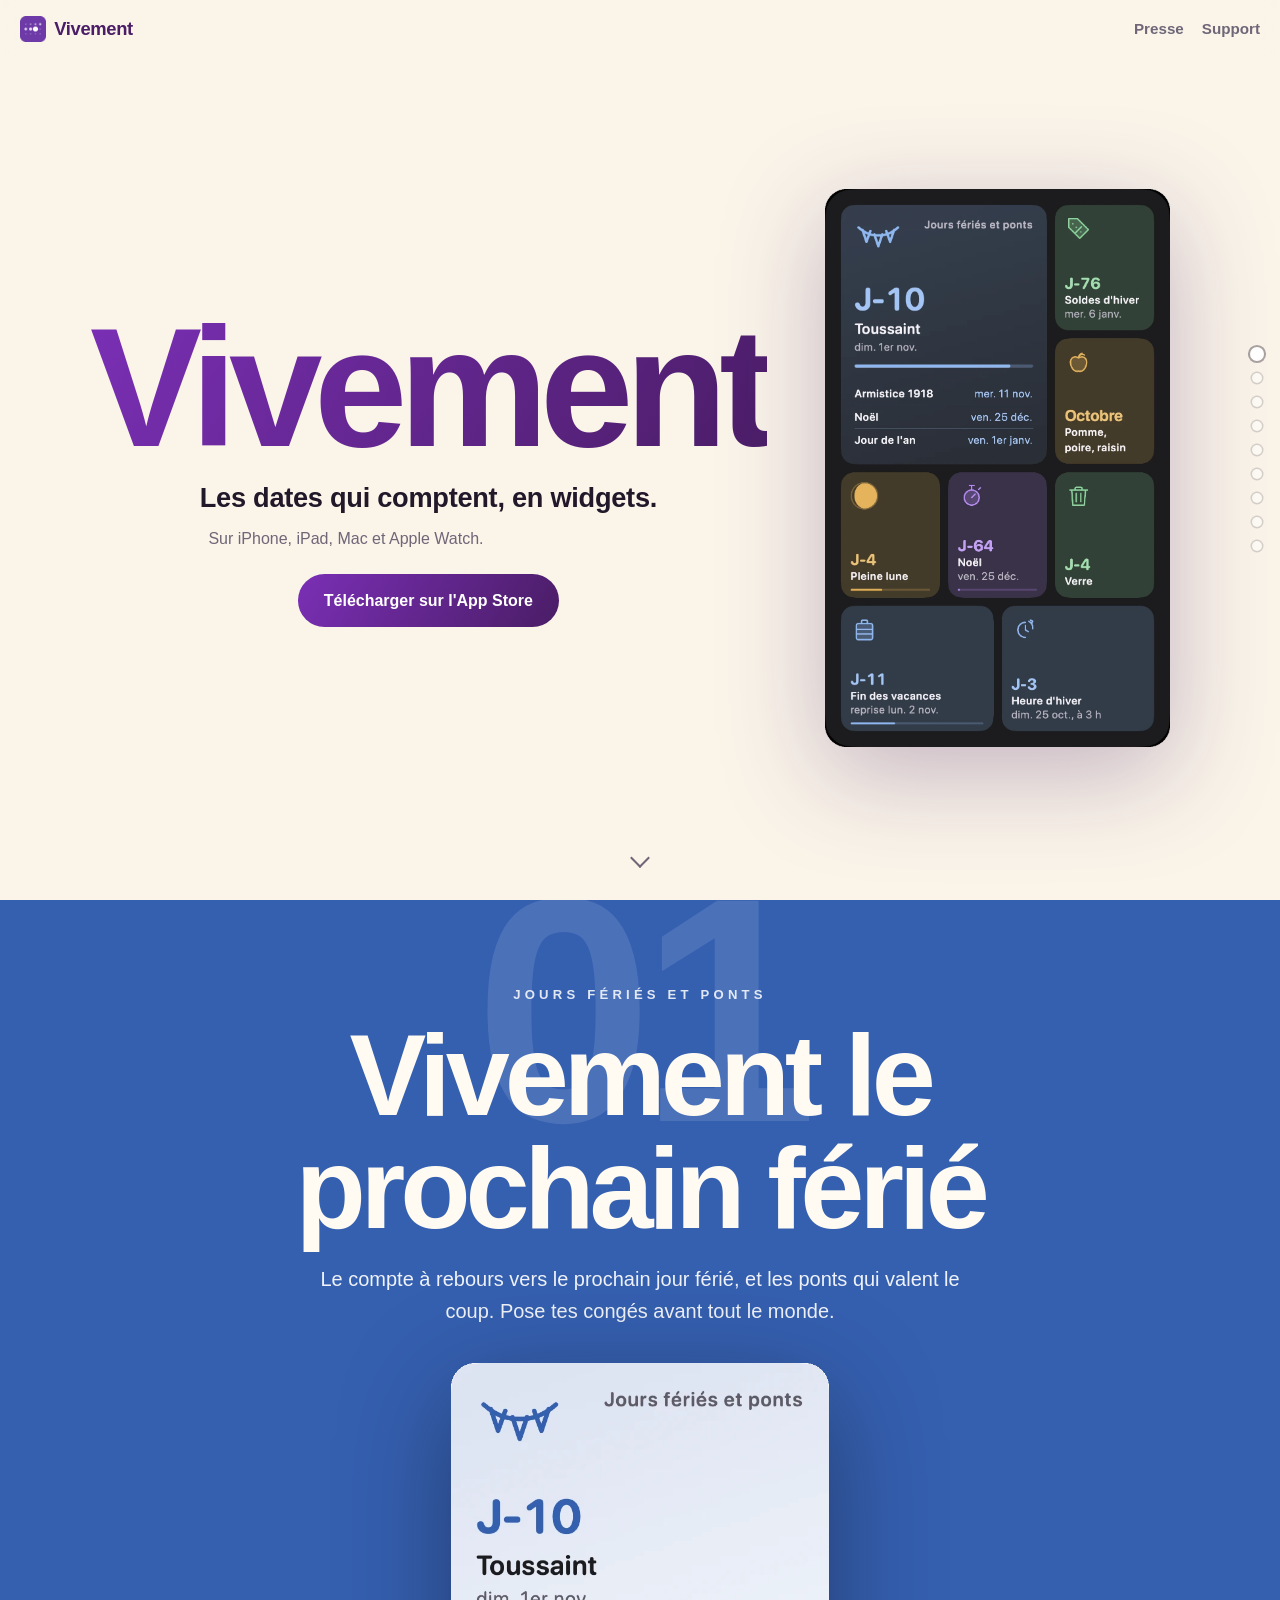
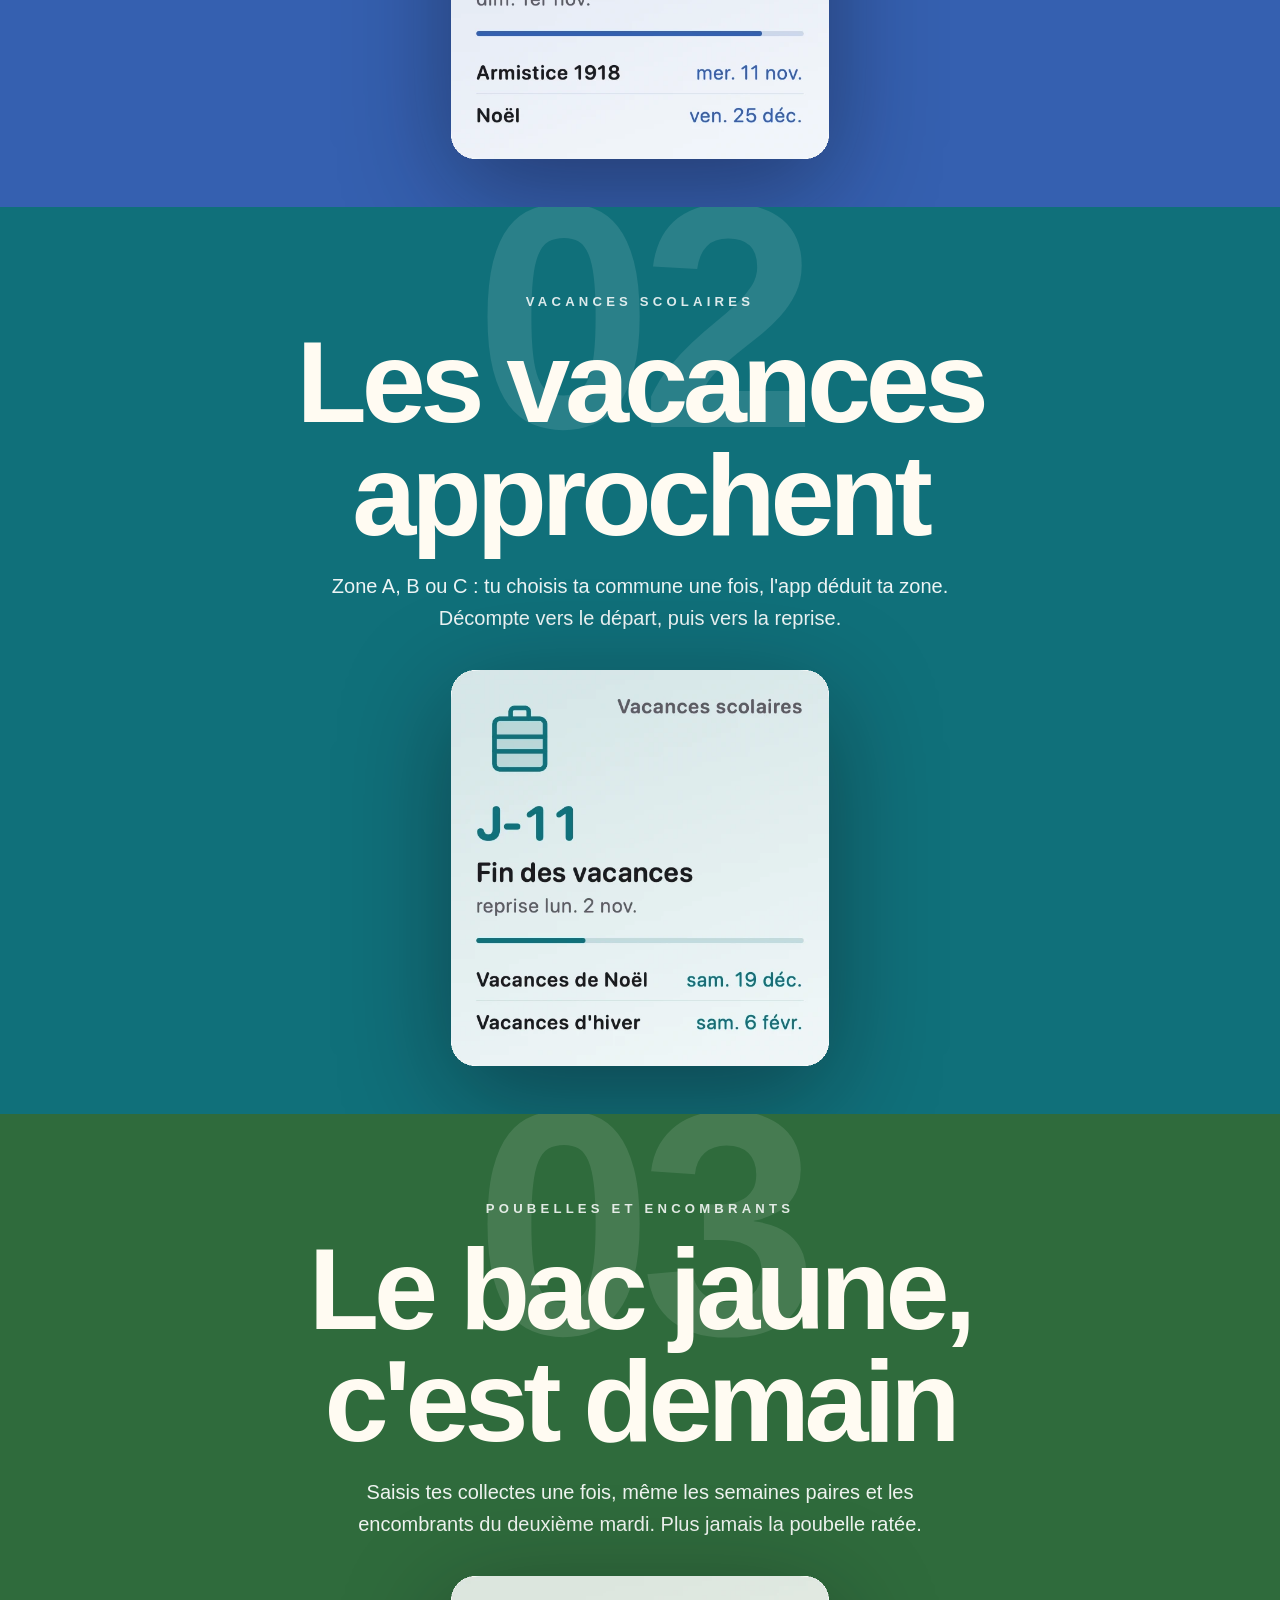
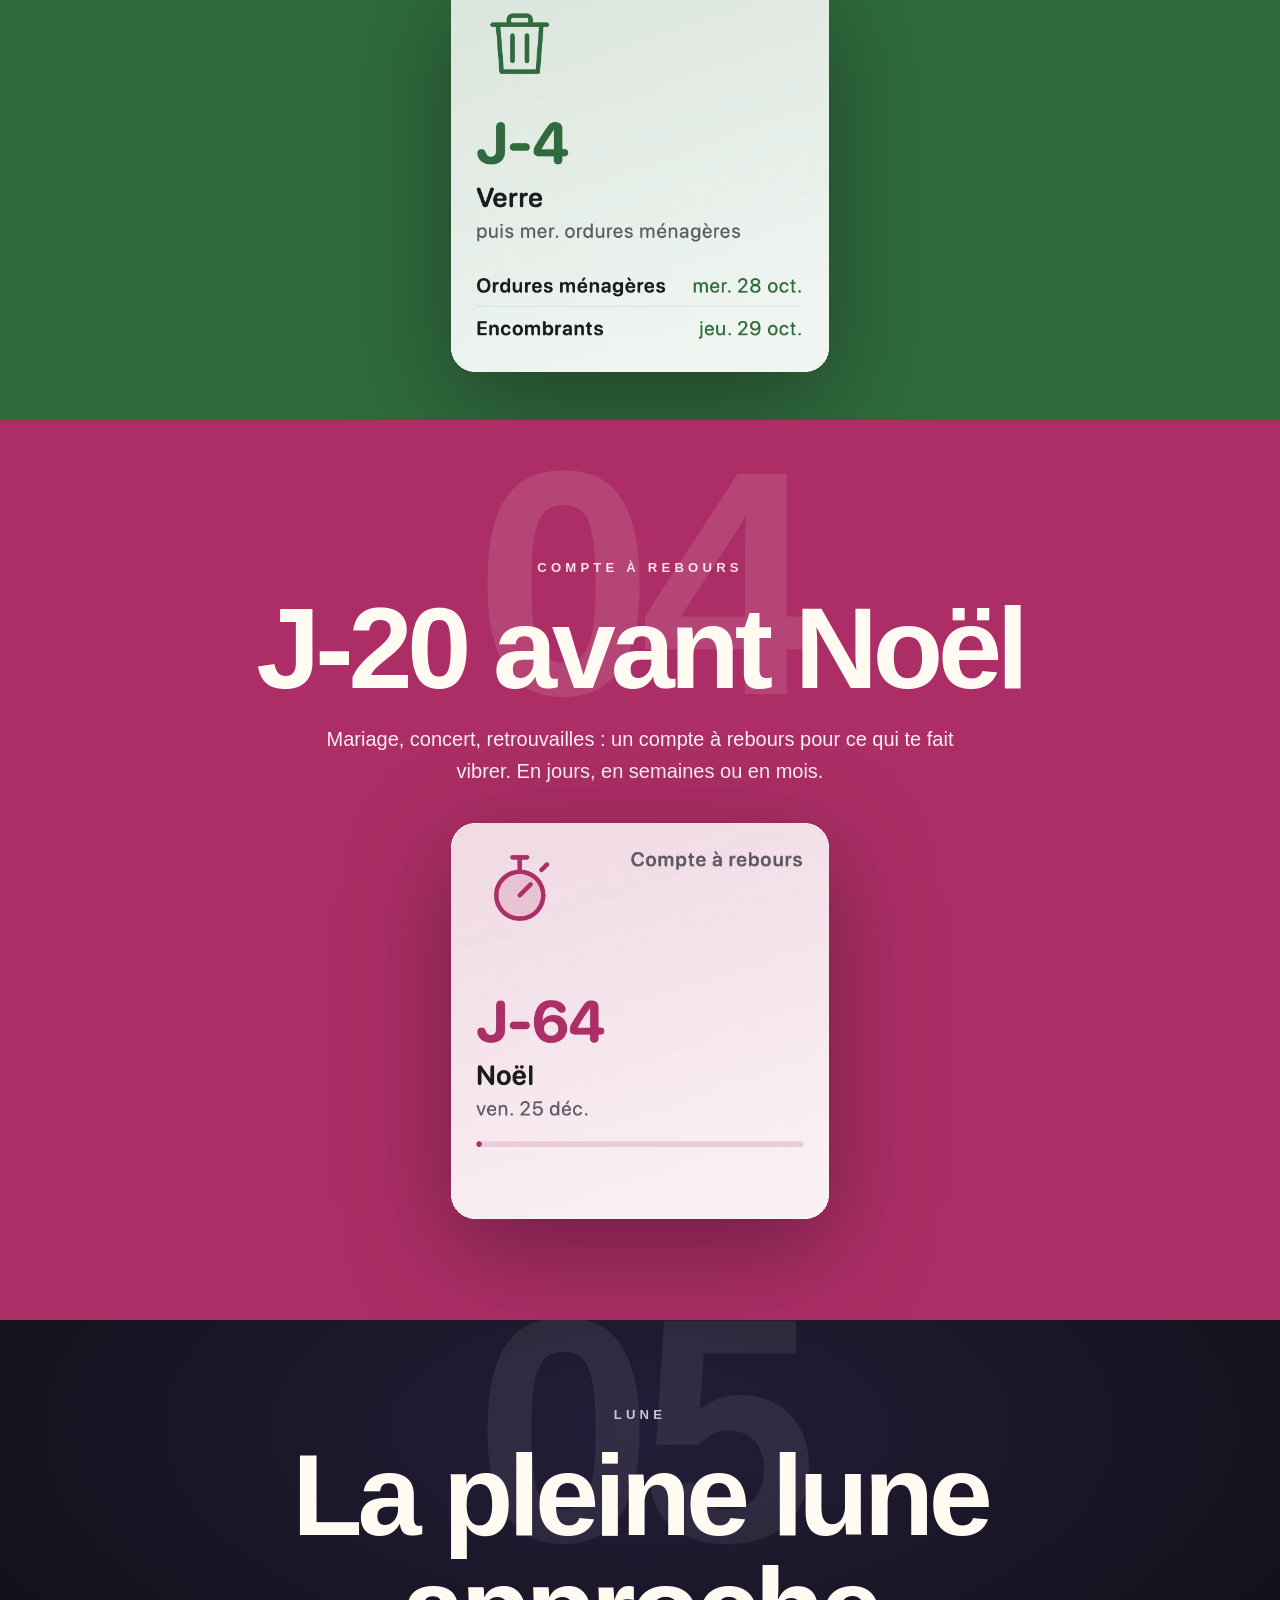
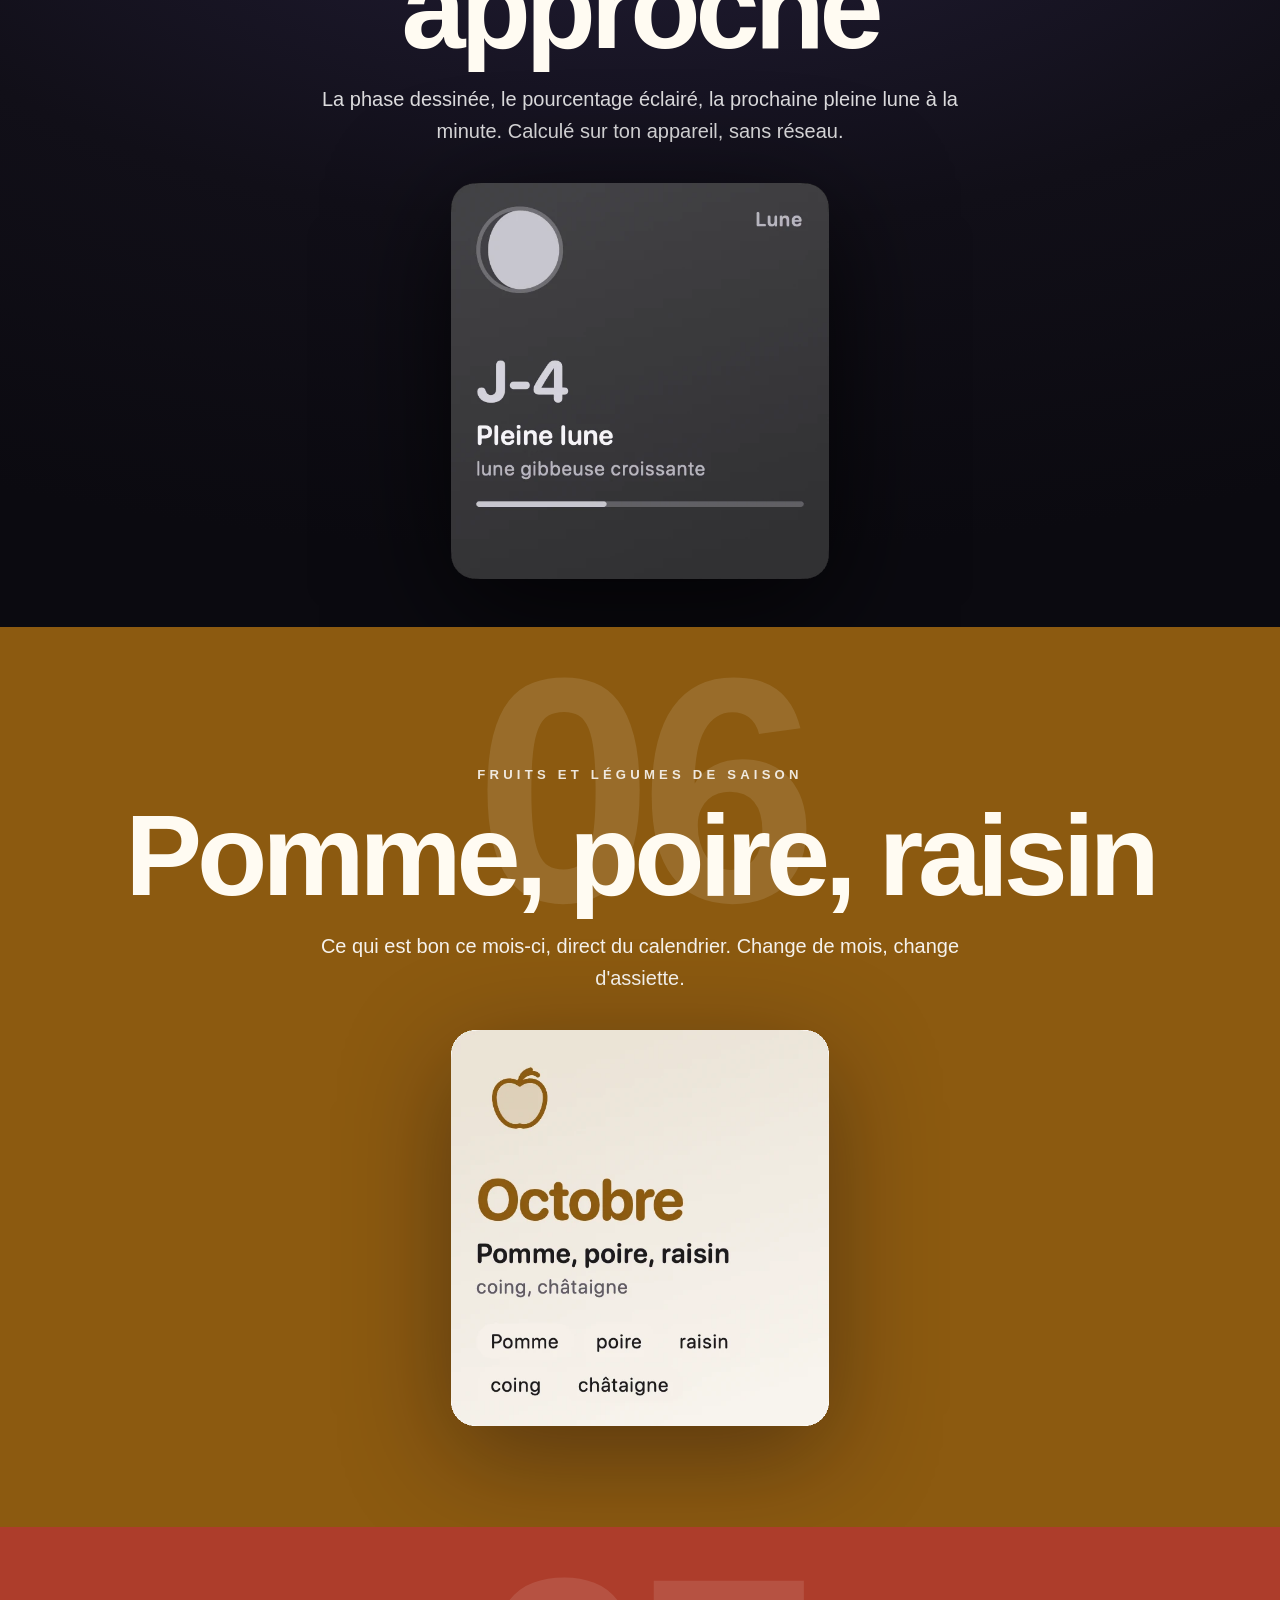
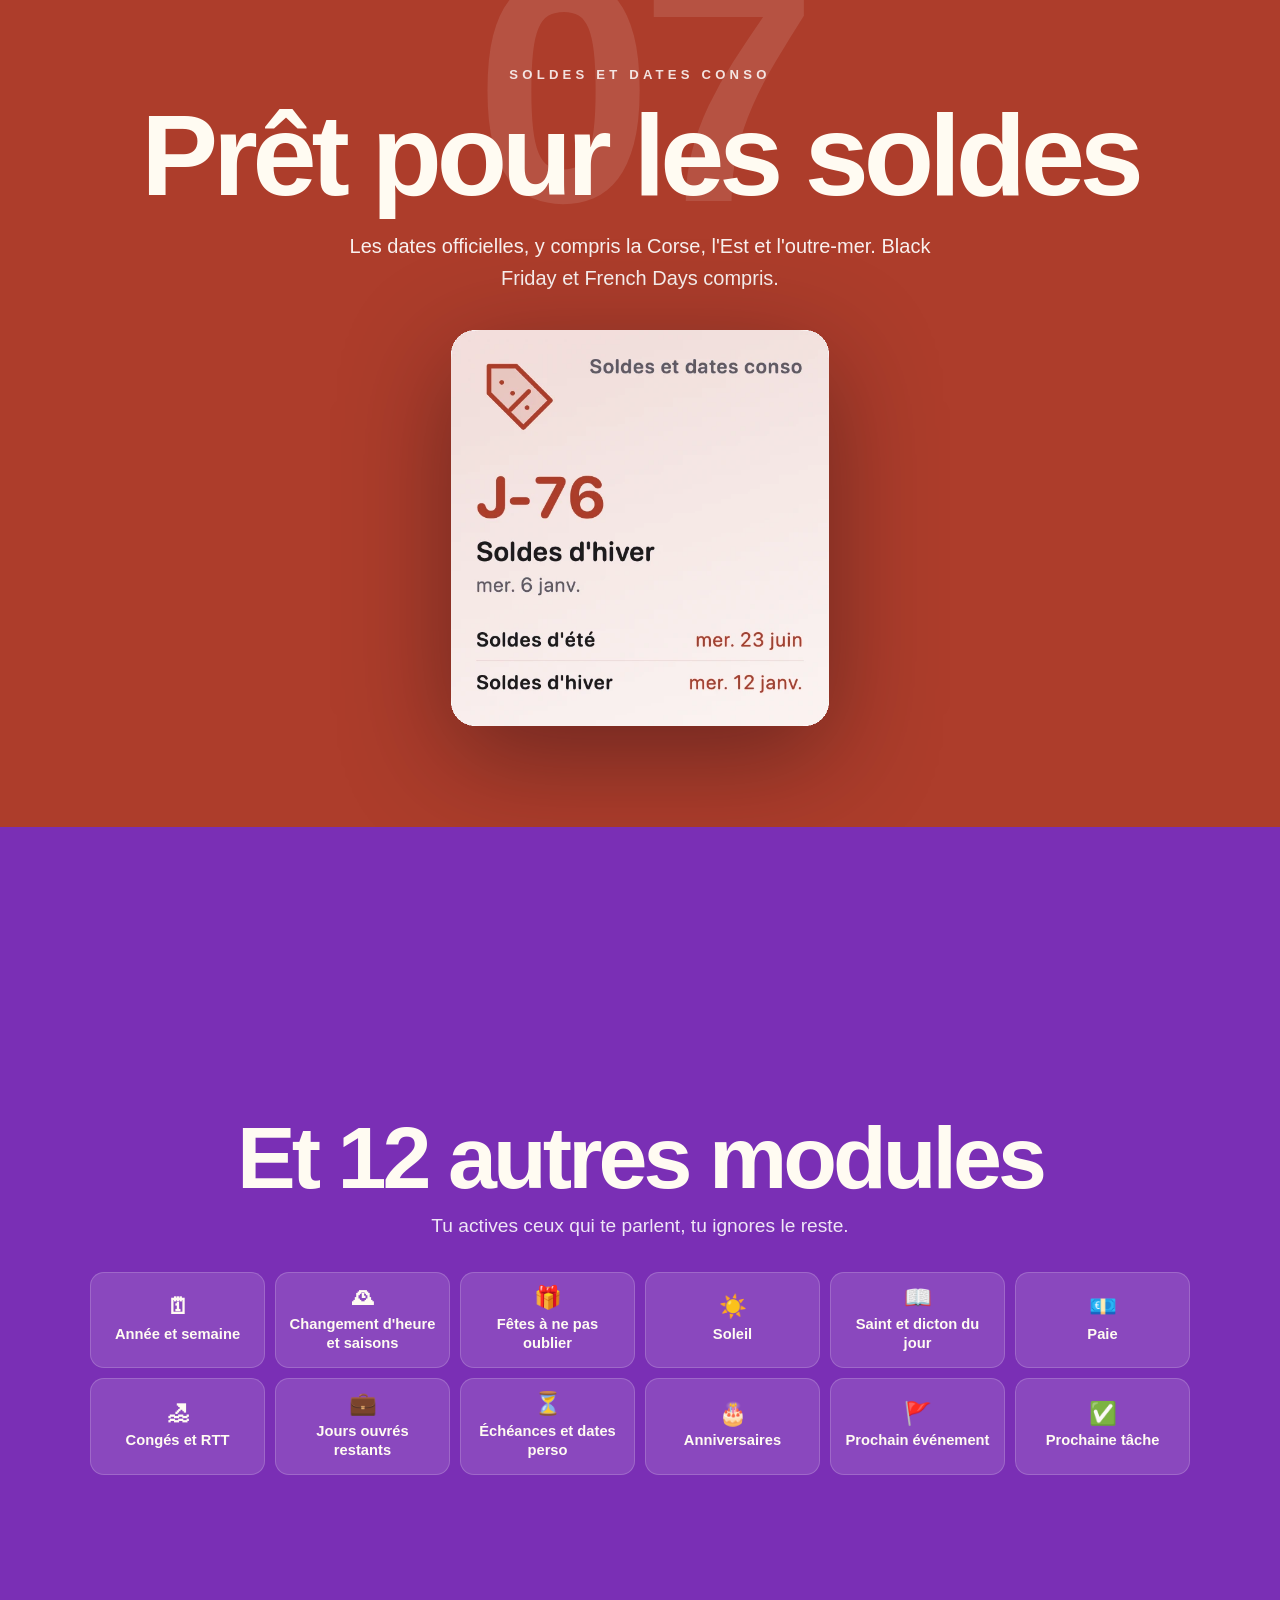
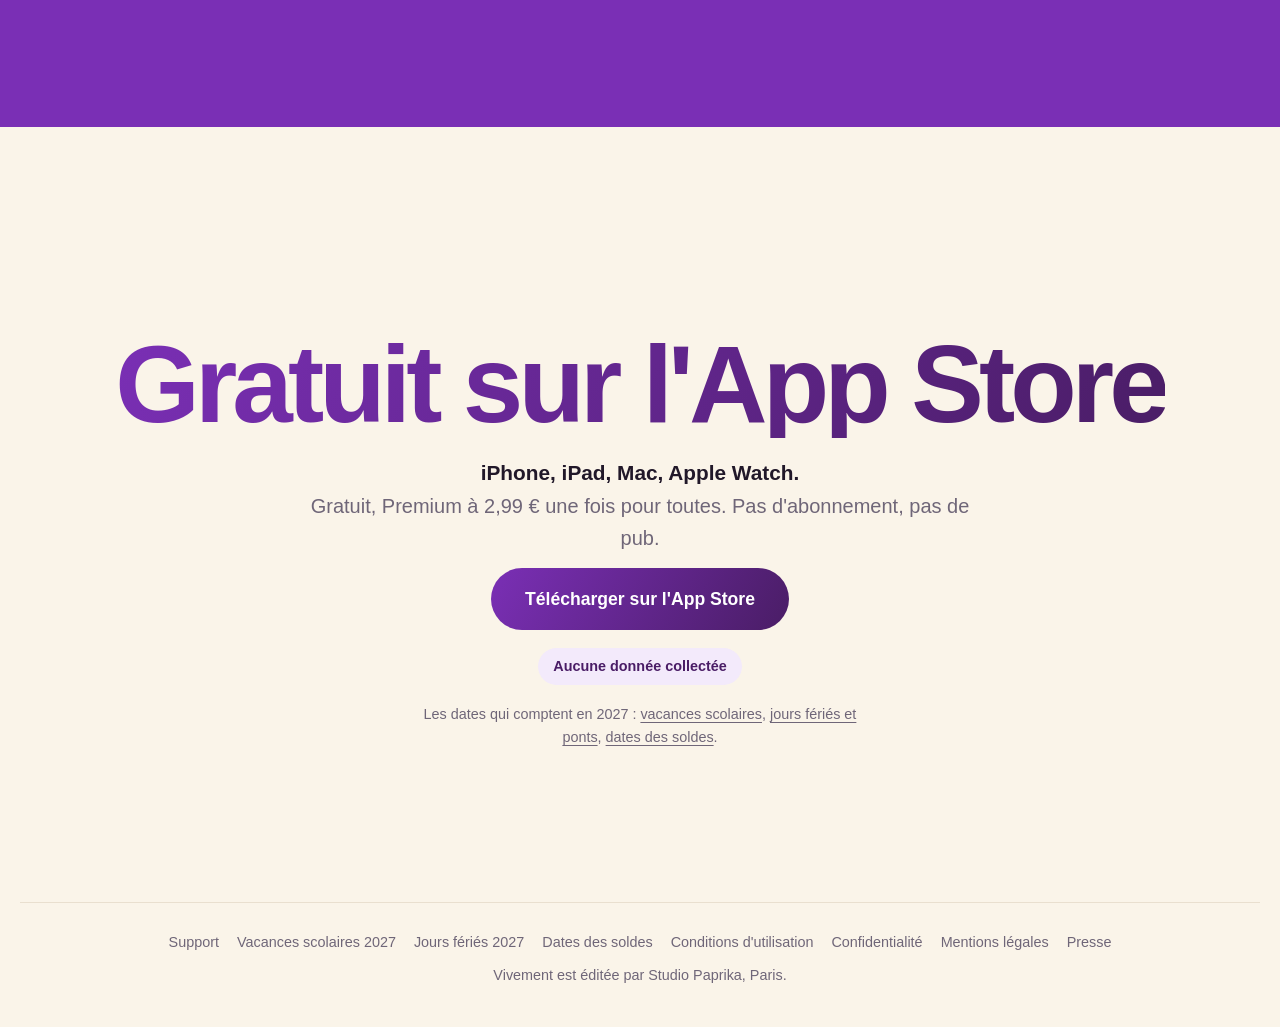
<file: index.html>
<!doctype html>
<html lang="fr">
<head>
<meta charset="utf-8">
<meta name="viewport" content="width=device-width, initial-scale=1">
<title>Vivement — Les dates qui comptent, en widgets</title>
<meta name="description" content="Vivement — les dates qui comptent, en widgets. Jours fériés, ponts, vacances, poubelles, paie. Compose tes widgets pour iPhone, iPad, Mac et Apple Watch.">
<meta property="og:title" content="Vivement — Les dates qui comptent, en widgets">
<meta property="og:description" content="Jours fériés, ponts, vacances, poubelles, paie. Compose tes widgets pour iPhone, iPad, Mac et Apple Watch.">
<meta property="og:image" content="https://vivement.studiopaprika.fr/assets/og.jpg">
<meta property="og:url" content="https://vivement.studiopaprika.fr/">
<meta property="og:type" content="website">
<meta property="og:locale" content="fr_FR">
<link rel="icon" type="image/png" sizes="32x32" href="assets/icone-32.png">
<link rel="icon" type="image/png" sizes="16x16" href="assets/icone-16.png">
<link rel="apple-touch-icon" href="assets/icone-180.png">
<link rel="stylesheet" href="home.css">
<script>document.documentElement.classList.add('js');</script>
</head>
<body>

<header class="haut">
  <a class="marque" href="#accueil"><img src="assets/icone-64.png" width="26" height="26" alt="">Vivement</a>
  <nav>
    <a href="presse.html">Presse</a>
    <a href="support.html">Support</a>
  </nav>
</header>

<nav class="points" aria-label="Sections de la page">
  <a href="#accueil" aria-label="Accueil"></a>
  <a href="#feries" aria-label="Jours fériés et ponts"></a>
  <a href="#vacances" aria-label="Vacances scolaires"></a>
  <a href="#poubelles" aria-label="Poubelles"></a>
  <a href="#rebours" aria-label="Compte à rebours"></a>
  <a href="#lune" aria-label="Lune"></a>
  <a href="#saison" aria-label="Fruits et légumes de saison"></a>
  <a href="#soldes" aria-label="Soldes"></a>
  <a href="#telecharger" aria-label="Télécharger"></a>
</nav>

<main>

  <section id="accueil" class="panneau">
    <div class="panneau-contenu">
      <div class="panneau-texte">
        <h1>Vivement</h1>
        <p class="accroche">Les dates qui comptent, en widgets.</p>
        <p class="plateformes">Sur iPhone, iPad, Mac et Apple Watch.</p>
        <a class="bouton" href="https://apps.apple.com/fr/app/id6818991123">Télécharger sur l'App Store</a>
      </div>
      <div class="panneau-visuel">
        <img src="assets/widget-hero.webp" width="1049" height="1697" fetchpriority="high"
             alt="Widget Vivement sombre : jours fériés en vedette, soldes, saison, lune, compte à rebours">
      </div>
    </div>
    <a class="chevron" href="#feries" aria-label="Voir la suite"></a>
  </section>

  <section id="feries" class="panneau teinte img-droite">
    <div class="panneau-contenu">
      <div class="panneau-texte reveal">
        <span class="surtitre">Jours fériés et ponts</span>
        <h2>Vivement le prochain férié</h2>
        <p>Le compte à rebours vers le prochain jour férié, et les ponts qui valent le coup. Pose tes congés avant tout le monde.</p>
      </div>
      <div class="panneau-visuel reveal">
        <img src="assets/widget-feries.webp" loading="lazy" width="627" height="658"
             alt="Widget Vivement : compte à rebours vers le prochain jour férié et les ponts à venir">
      </div>
    </div>
  </section>

  <section id="vacances" class="panneau teinte img-gauche">
    <div class="panneau-contenu">
      <div class="panneau-texte reveal">
        <span class="surtitre">Vacances scolaires</span>
        <h2>Les vacances approchent</h2>
        <p>Zone A, B ou C : tu choisis ta commune une fois, l'app déduit ta zone. Décompte vers le départ, puis vers la reprise.</p>
      </div>
      <div class="panneau-visuel reveal">
        <img src="assets/widget-vacances.webp" loading="lazy" width="627" height="658"
             alt="Widget Vivement : décompte vers les prochaines vacances scolaires de ta zone">
      </div>
    </div>
  </section>

  <section id="poubelles" class="panneau teinte">
    <div class="panneau-contenu">
      <div class="panneau-texte reveal">
        <span class="surtitre">Poubelles et encombrants</span>
        <h2>Le bac jaune, c'est demain</h2>
        <p>Saisis tes collectes une fois, même les semaines paires et les encombrants du deuxième mardi. Plus jamais la poubelle ratée.</p>
      </div>
      <div class="panneau-visuel reveal">
        <img src="assets/widget-poubelles.webp" loading="lazy" width="627" height="658"
             alt="Widget Vivement : prochaine collecte des poubelles, bac jaune demain">
      </div>
    </div>
  </section>

  <section id="rebours" class="panneau teinte img-droite">
    <div class="panneau-contenu">
      <div class="panneau-texte reveal">
        <span class="surtitre">Compte à rebours</span>
        <h2 id="titre-rebours">Le compte à rebours vers Noël</h2>
        <p>Mariage, concert, retrouvailles : un compte à rebours pour ce qui te fait vibrer. En jours, en semaines ou en mois.</p>
      </div>
      <div class="panneau-visuel reveal">
        <img src="assets/widget-compte-a-rebours.webp" loading="lazy" width="627" height="658"
             alt="Widget Vivement : compte à rebours vers Noël">
      </div>
    </div>
  </section>

  <section id="lune" class="panneau">
    <div class="panneau-contenu">
      <div class="panneau-texte reveal">
        <span class="surtitre">Lune</span>
        <h2>La pleine lune approche</h2>
        <p>La phase dessinée, le pourcentage éclairé, la prochaine pleine lune à la minute. Calculé sur ton appareil, sans réseau.</p>
      </div>
      <div class="panneau-visuel reveal">
        <img src="assets/widget-lune.webp" loading="lazy" width="627" height="658"
             alt="Widget Vivement : phase de lune dessinée et décompte vers la pleine lune">
      </div>
    </div>
  </section>

  <section id="saison" class="panneau teinte img-gauche">
    <div class="panneau-contenu">
      <div class="panneau-texte reveal">
        <span class="surtitre">Fruits et légumes de saison</span>
        <h2>Pomme, poire, raisin</h2>
        <p>Ce qui est bon ce mois-ci, direct du calendrier. Change de mois, change d'assiette.</p>
      </div>
      <div class="panneau-visuel reveal">
        <img src="assets/widget-saison.webp" loading="lazy" width="627" height="658"
             alt="Widget Vivement : fruits et légumes du mois d'octobre">
      </div>
    </div>
  </section>

  <section id="soldes" class="panneau teinte img-droite">
    <div class="panneau-contenu">
      <div class="panneau-texte reveal">
        <span class="surtitre">Soldes et dates conso</span>
        <h2>Prêt pour les soldes</h2>
        <p>Les dates officielles, y compris la Corse, l'Est et l'outre-mer. Black Friday et French Days compris.</p>
      </div>
      <div class="panneau-visuel reveal">
        <img src="assets/widget-soldes.webp" loading="lazy" width="627" height="658"
             alt="Widget Vivement : décompte vers les prochaines soldes">
      </div>
    </div>
  </section>

  <section id="modules" class="panneau teinte" style="--acc: var(--accent);">
    <div class="panneau-contenu">
      <div class="reveal">
        <h2>Et 12 autres modules</h2>
        <p class="section-intro">Tu actives ceux qui te parlent, tu ignores le reste.</p>
        <ul class="modules-grille">
          <li><span class="picto" aria-hidden="true">🗓</span>Année et semaine</li>
          <li><span class="picto" aria-hidden="true">🕰</span>Changement d'heure et saisons</li>
          <li><span class="picto" aria-hidden="true">🎁</span>Fêtes à ne pas oublier</li>
          <li><span class="picto" aria-hidden="true">☀️</span>Soleil</li>
          <li><span class="picto" aria-hidden="true">📖</span>Saint et dicton du jour</li>
          <li><span class="picto" aria-hidden="true">💶</span>Paie</li>
          <li><span class="picto" aria-hidden="true">🏖</span>Congés et RTT</li>
          <li><span class="picto" aria-hidden="true">💼</span>Jours ouvrés restants</li>
          <li><span class="picto" aria-hidden="true">⏳</span>Échéances et dates perso</li>
          <li><span class="picto" aria-hidden="true">🎂</span>Anniversaires</li>
          <li><span class="picto" aria-hidden="true">🚩</span>Prochain événement</li>
          <li><span class="picto" aria-hidden="true">✅</span>Prochaine tâche</li>
        </ul>
      </div>
    </div>
  </section>

  <section id="telecharger" class="panneau">
    <div class="panneau-contenu">
      <div class="panneau-texte reveal">
        <h2>Gratuit sur l'App Store</h2>
        <p class="plateformes">iPhone, iPad, Mac, Apple Watch.</p>
        <p class="conditions">Gratuit, Premium à 2,99 € une fois pour toutes. Pas d'abonnement, pas de pub.</p>
        <a class="bouton grand" href="https://apps.apple.com/fr/app/id6818991123">Télécharger sur l'App Store</a>
        <br>
        <span class="etiquette">Aucune donnée collectée</span>
        <p class="reperes">Les dates qui comptent en 2027&nbsp;: <a href="vacances-scolaires-2027.html">vacances scolaires</a>, <a href="jours-feries-2027.html">jours fériés et ponts</a>, <a href="dates-des-soldes.html">dates des soldes</a>.</p>
      </div>
    </div>
    <footer class="site">
      <nav>
        <a href="support.html">Support</a>
        <a href="vacances-scolaires-2027.html">Vacances scolaires 2027</a>
        <a href="jours-feries-2027.html">Jours fériés 2027</a>
        <a href="dates-des-soldes.html">Dates des soldes</a>
        <a href="cgu.html">Conditions d'utilisation</a>
        <a href="confidentialite.html">Confidentialité</a>
        <a href="mentions-legales.html">Mentions légales</a>
        <a href="presse.html">Presse</a>
      </nav>
      <p>Vivement est éditée par Studio Paprika, Paris.</p>
    </footer>
  </section>

</main>

<script>
(function () {
  "use strict";

  /* Compte à rebours vers le prochain 25 décembre, date locale du visiteur. */
  var titre = document.getElementById("titre-rebours");
  if (titre) {
    var maintenant = new Date();
    var aujourdhui = new Date(maintenant.getFullYear(), maintenant.getMonth(), maintenant.getDate());
    var noel = new Date(maintenant.getFullYear(), 11, 25);
    if (noel < aujourdhui) noel = new Date(maintenant.getFullYear() + 1, 11, 25);
    var jours = Math.round((noel - aujourdhui) / 86400000);
    titre.textContent = jours === 0 ? "Noël, c'est aujourd'hui" : "J-" + jours + " avant Noël";
  }

  var reduitMouvement = window.matchMedia("(prefers-reduced-motion: reduce)").matches;

  /* Animations d'entrée : fade + translate léger, une seule fois par élément. */
  var revelations = document.querySelectorAll(".reveal");
  if (reduitMouvement || !("IntersectionObserver" in window)) {
    revelations.forEach(function (el) { el.classList.add("visible"); });
  } else {
    var observateurReveal = new IntersectionObserver(function (entrees) {
      entrees.forEach(function (entree) {
        if (entree.isIntersecting) {
          entree.target.classList.add("visible");
          observateurReveal.unobserve(entree.target);
        }
      });
    }, { threshold: 0.2 });
    revelations.forEach(function (el) { observateurReveal.observe(el); });
  }

  /* Point actif de la nav latérale. */
  var liens = document.querySelectorAll(".points a");
  var parAncre = {};
  liens.forEach(function (lien) {
    parAncre[lien.getAttribute("href").slice(1)] = lien;
  });

  if ("IntersectionObserver" in window) {
    var observateurSections = new IntersectionObserver(function (entrees) {
      entrees.forEach(function (entree) {
        if (!entree.isIntersecting) return;
        var lien = parAncre[entree.target.id];
        if (!lien) return;
        liens.forEach(function (l) { l.classList.remove("actif"); });
        lien.classList.add("actif");
      });
    }, { rootMargin: "-45% 0px -45% 0px" });

    document.querySelectorAll("main > section[id]").forEach(function (section) {
      observateurSections.observe(section);
    });
  }
})();
</script>

</body>
</html>
</file>
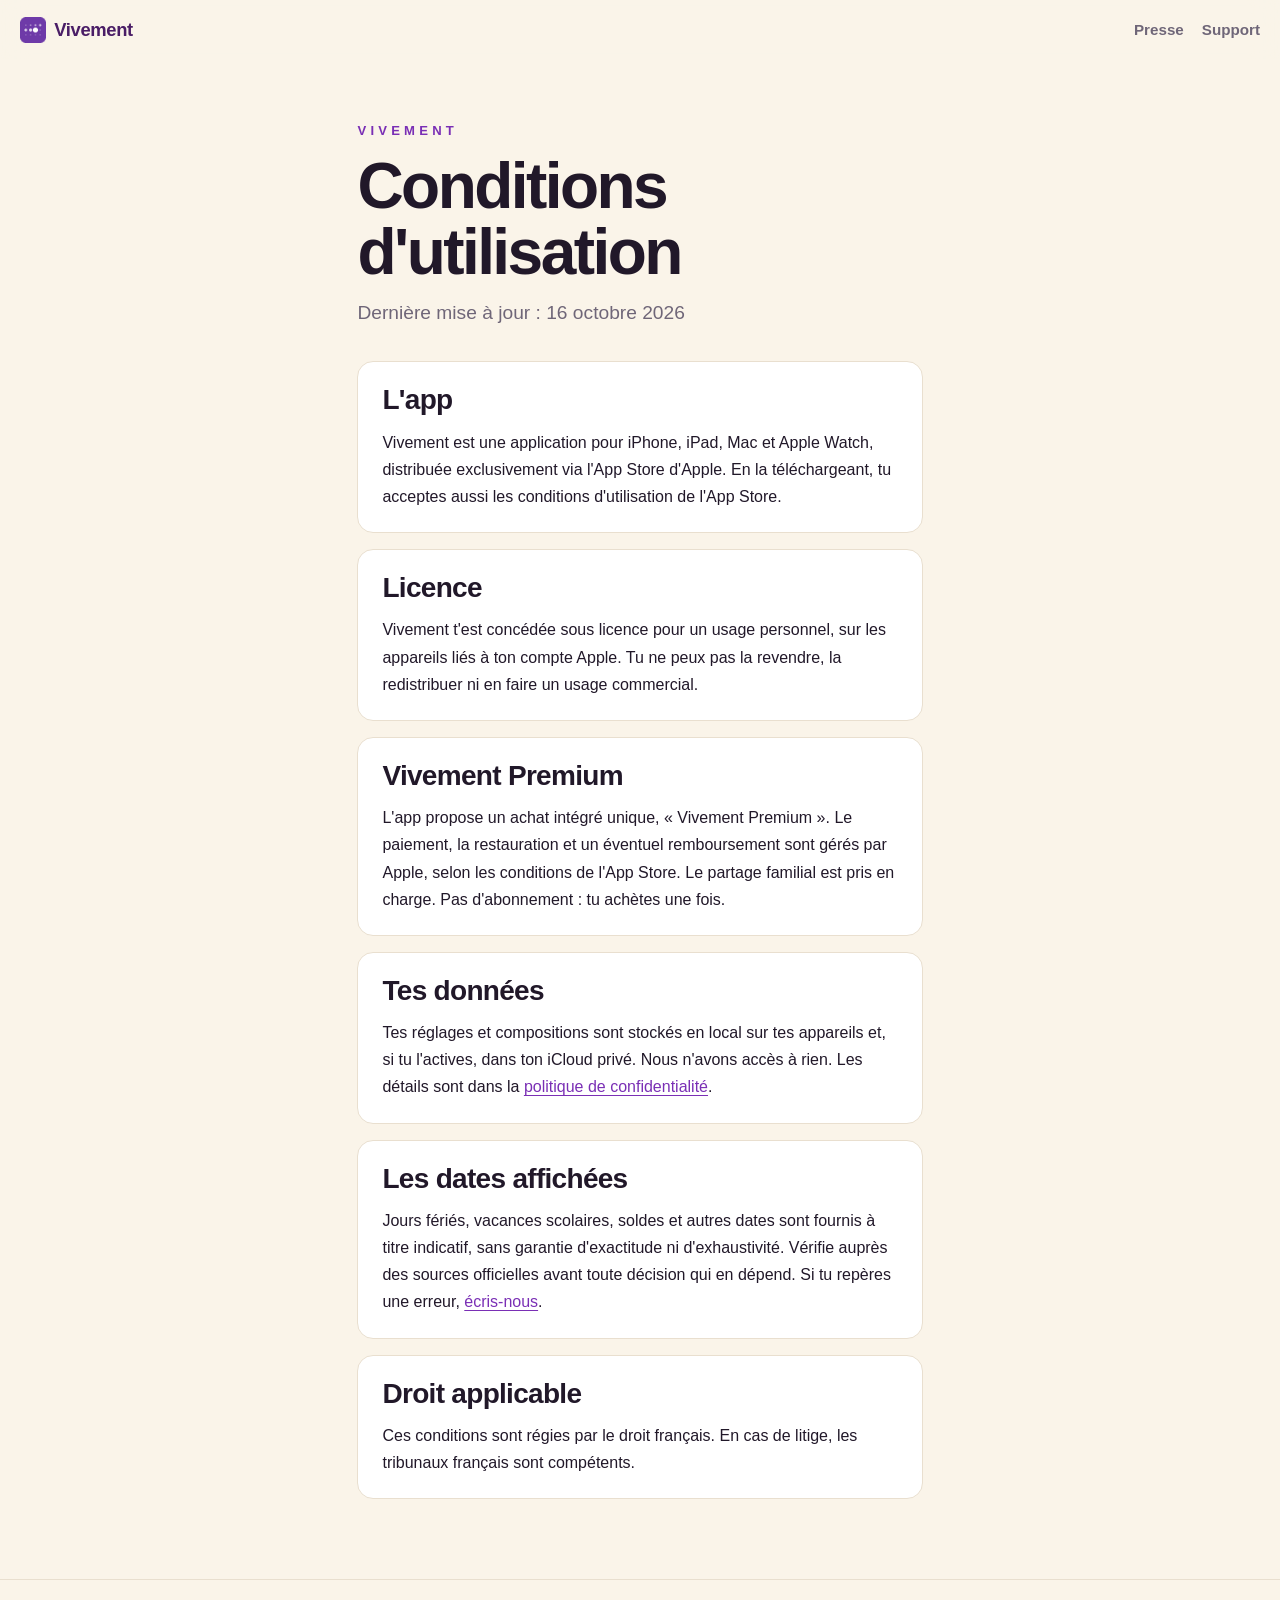
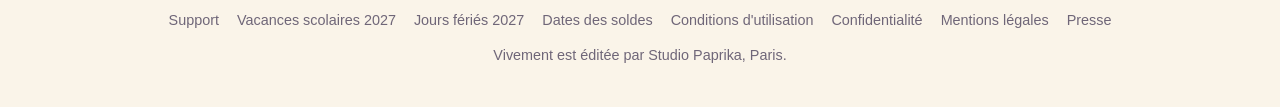
<file: cgu.html>
<!doctype html>
<html lang="fr">
<head>
<meta charset="utf-8">
<meta name="viewport" content="width=device-width, initial-scale=1">
<title>Vivement — Conditions d'utilisation</title>
<meta name="description" content="Conditions d'utilisation de Vivement : licence personnelle, achat unique Vivement Premium géré par Apple, données locales et iCloud privé, droit français.">
<link rel="icon" type="image/png" sizes="32x32" href="assets/icone-32.png">
<link rel="icon" type="image/png" sizes="16x16" href="assets/icone-16.png">
<link rel="apple-touch-icon" href="assets/icone-180.png">
<link rel="stylesheet" href="page.css">
</head>
<body>

<header class="haut">
  <a class="marque" href="index.html"><img src="assets/icone-64.png" width="26" height="26" alt="">Vivement</a>
  <nav>
    <a href="presse.html">Presse</a>
    <a href="support.html">Support</a>
  </nav>
</header>

<main class="etroit">

  <span class="surtitre">Vivement</span>
  <h1>Conditions d'utilisation</h1>
  <p class="sous-titre">Dernière mise à jour : 16 octobre 2026</p>

  <div class="carte">
    <h2>L'app</h2>
    <p>Vivement est une application pour iPhone, iPad, Mac et Apple Watch, distribuée exclusivement via l'App Store d'Apple. En la téléchargeant, tu acceptes aussi les conditions d'utilisation de l'App Store.</p>
  </div>

  <div class="carte">
    <h2>Licence</h2>
    <p>Vivement t'est concédée sous licence pour un usage personnel, sur les appareils liés à ton compte Apple. Tu ne peux pas la revendre, la redistribuer ni en faire un usage commercial.</p>
  </div>

  <div class="carte">
    <h2>Vivement Premium</h2>
    <p>L'app propose un achat intégré unique, « Vivement Premium ». Le paiement, la restauration et un éventuel remboursement sont gérés par Apple, selon les conditions de l'App Store. Le partage familial est pris en charge. Pas d'abonnement : tu achètes une fois.</p>
  </div>

  <div class="carte">
    <h2>Tes données</h2>
    <p>Tes réglages et compositions sont stockés en local sur tes appareils et, si tu l'actives, dans ton iCloud privé. Nous n'avons accès à rien. Les détails sont dans la <a href="confidentialite.html">politique de confidentialité</a>.</p>
  </div>

  <div class="carte">
    <h2>Les dates affichées</h2>
    <p>Jours fériés, vacances scolaires, soldes et autres dates sont fournis à titre indicatif, sans garantie d'exactitude ni d'exhaustivité. Vérifie auprès des sources officielles avant toute décision qui en dépend. Si tu repères une erreur, <a href="support.html">écris-nous</a>.</p>
  </div>

  <div class="carte">
    <h2>Droit applicable</h2>
    <p>Ces conditions sont régies par le droit français. En cas de litige, les tribunaux français sont compétents.</p>
  </div>

</main>

<footer class="site">
  <nav>
    <a href="support.html">Support</a>
    <a href="vacances-scolaires-2027.html">Vacances scolaires 2027</a>
    <a href="jours-feries-2027.html">Jours fériés 2027</a>
    <a href="dates-des-soldes.html">Dates des soldes</a>
    <a href="cgu.html">Conditions d'utilisation</a>
    <a href="confidentialite.html">Confidentialité</a>
    <a href="mentions-legales.html">Mentions légales</a>
    <a href="presse.html">Presse</a>
  </nav>
  <p>Vivement est éditée par Studio Paprika, Paris.</p>
</footer>

</body>
</html>
</file>
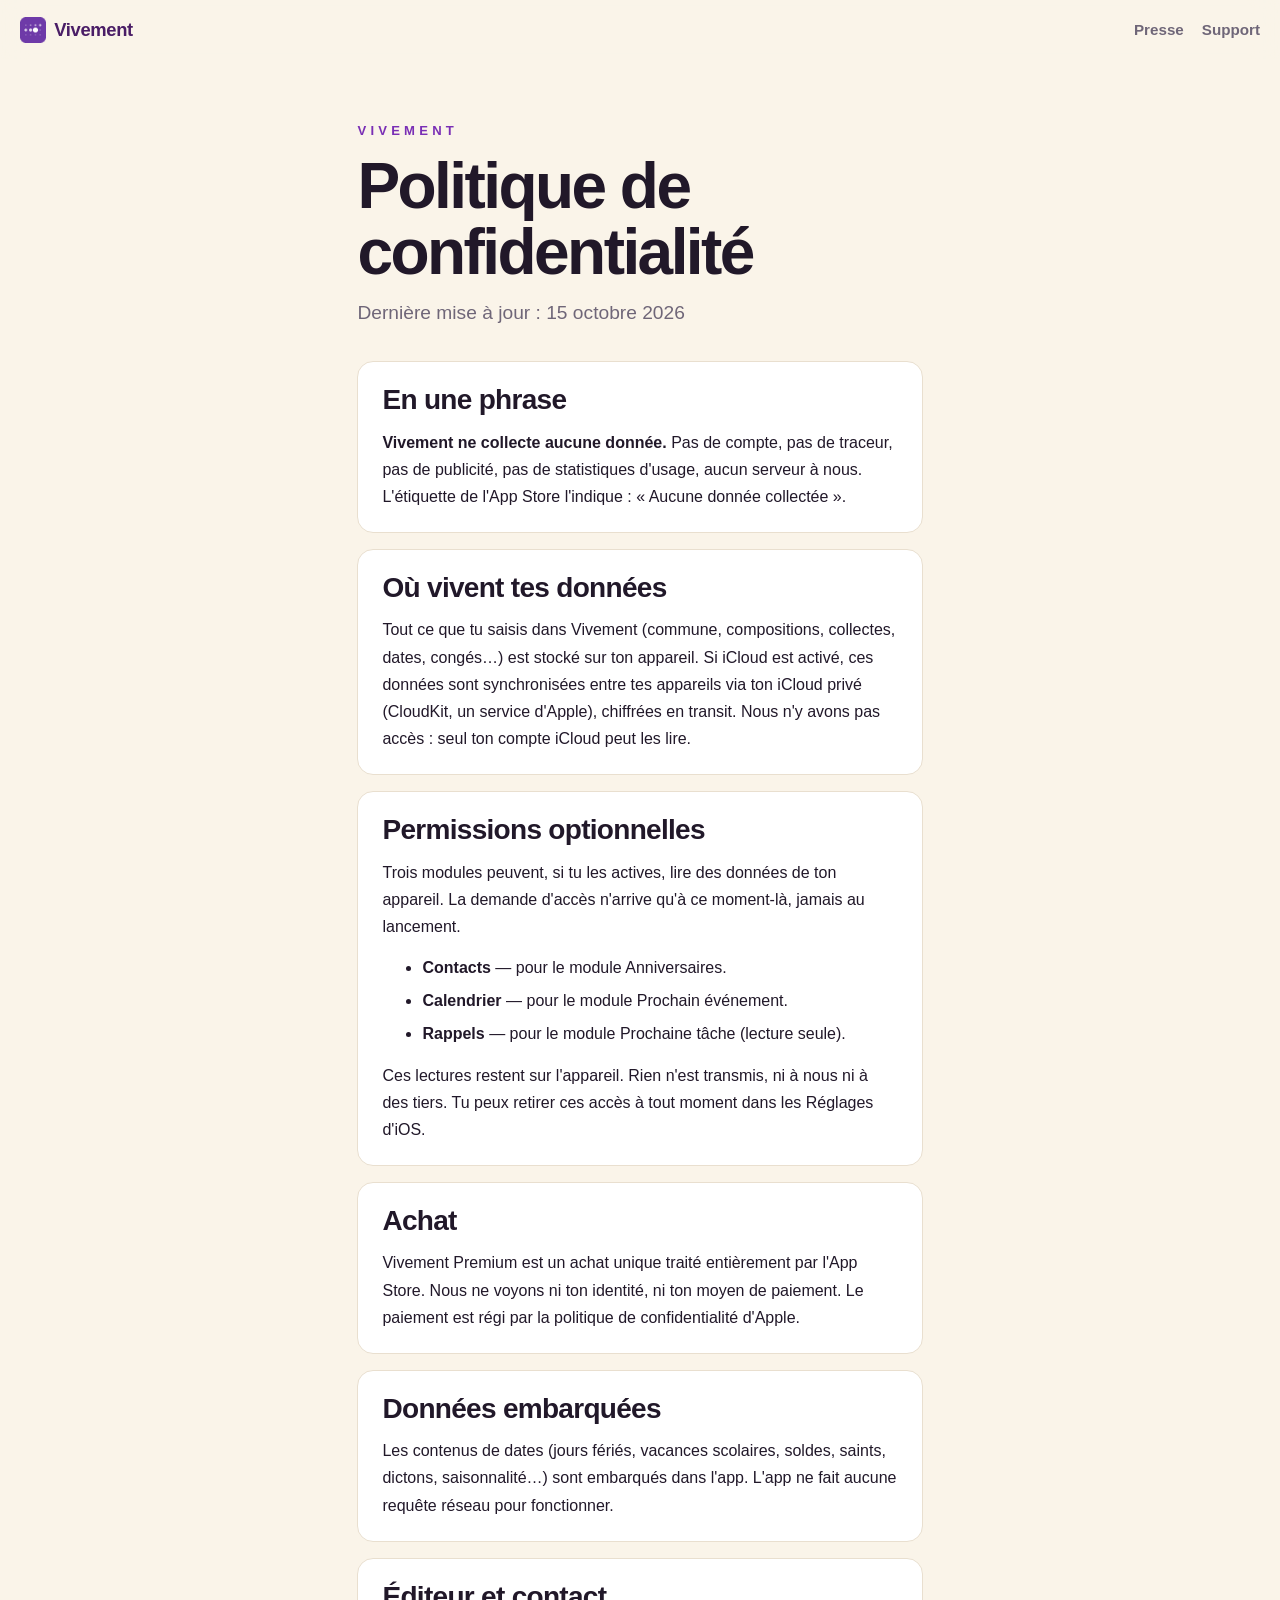
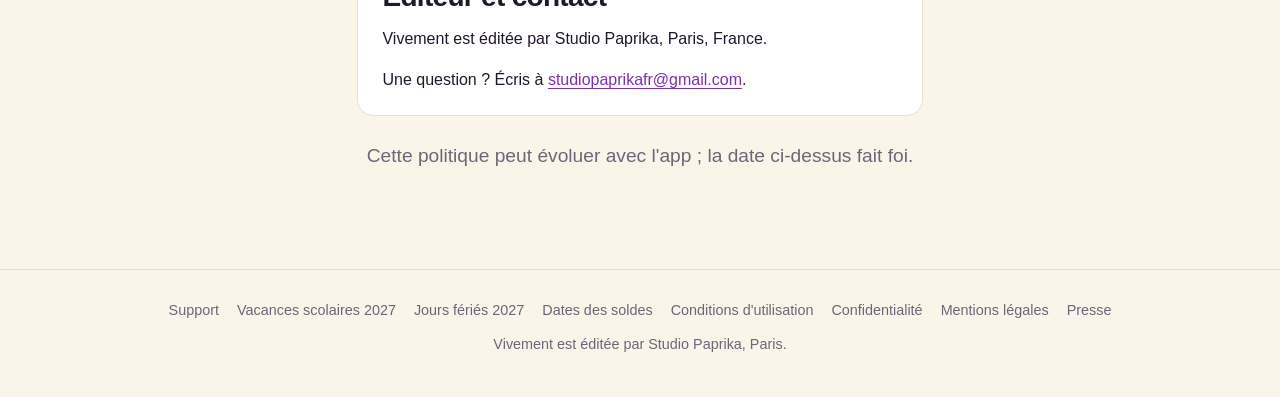
<file: confidentialite.html>
<!doctype html>
<html lang="fr">
<head>
<meta charset="utf-8">
<meta name="viewport" content="width=device-width, initial-scale=1">
<title>Vivement — Politique de confidentialité</title>
<meta name="description" content="Politique de confidentialité de Vivement : aucune donnée collectée.">
<link rel="icon" type="image/png" sizes="32x32" href="assets/icone-32.png">
<link rel="icon" type="image/png" sizes="16x16" href="assets/icone-16.png">
<link rel="apple-touch-icon" href="assets/icone-180.png">
<link rel="stylesheet" href="page.css">
</head>
<body>

<header class="haut">
  <a class="marque" href="index.html"><img src="assets/icone-64.png" width="26" height="26" alt="">Vivement</a>
  <nav>
    <a href="presse.html">Presse</a>
    <a href="support.html">Support</a>
  </nav>
</header>

<main class="etroit">

  <span class="surtitre">Vivement</span>
  <h1>Politique de confidentialité</h1>
  <p class="sous-titre">Dernière mise à jour : 15 octobre 2026</p>

  <div class="carte">
    <h2>En une phrase</h2>
    <p><strong>Vivement ne collecte aucune donnée.</strong> Pas de compte, pas de traceur, pas de publicité, pas de statistiques d'usage, aucun serveur à nous. L'étiquette de l'App Store l'indique : « Aucune donnée collectée ».</p>
  </div>

  <div class="carte">
    <h2>Où vivent tes données</h2>
    <p>Tout ce que tu saisis dans Vivement (commune, compositions, collectes, dates, congés…) est stocké sur ton appareil. Si iCloud est activé, ces données sont synchronisées entre tes appareils via ton iCloud privé (CloudKit, un service d'Apple), chiffrées en transit. Nous n'y avons pas accès : seul ton compte iCloud peut les lire.</p>
  </div>

  <div class="carte">
    <h2>Permissions optionnelles</h2>
    <p>Trois modules peuvent, si tu les actives, lire des données de ton appareil. La demande d'accès n'arrive qu'à ce moment-là, jamais au lancement.</p>
    <ul>
      <li><strong>Contacts</strong> — pour le module Anniversaires.</li>
      <li><strong>Calendrier</strong> — pour le module Prochain événement.</li>
      <li><strong>Rappels</strong> — pour le module Prochaine tâche (lecture seule).</li>
    </ul>
    <p>Ces lectures restent sur l'appareil. Rien n'est transmis, ni à nous ni à des tiers. Tu peux retirer ces accès à tout moment dans les Réglages d'iOS.</p>
  </div>

  <div class="carte">
    <h2>Achat</h2>
    <p>Vivement Premium est un achat unique traité entièrement par l'App Store. Nous ne voyons ni ton identité, ni ton moyen de paiement. Le paiement est régi par la politique de confidentialité d'Apple.</p>
  </div>

  <div class="carte">
    <h2>Données embarquées</h2>
    <p>Les contenus de dates (jours fériés, vacances scolaires, soldes, saints, dictons, saisonnalité…) sont embarqués dans l'app. L'app ne fait aucune requête réseau pour fonctionner.</p>
  </div>

  <div class="carte">
    <h2>Éditeur et contact</h2>
    <p>Vivement est éditée par Studio Paprika, Paris, France.</p>
    <p>Une question ? Écris à <a href="mailto:studiopaprikafr@gmail.com">studiopaprikafr@gmail.com</a>.</p>
  </div>

  <p class="sous-titre" style="margin-top: 24px; text-align: center;">Cette politique peut évoluer avec l'app ; la date ci-dessus fait foi.</p>

</main>

<footer class="site">
  <nav>
    <a href="support.html">Support</a>
    <a href="vacances-scolaires-2027.html">Vacances scolaires 2027</a>
    <a href="jours-feries-2027.html">Jours fériés 2027</a>
    <a href="dates-des-soldes.html">Dates des soldes</a>
    <a href="cgu.html">Conditions d'utilisation</a>
    <a href="confidentialite.html">Confidentialité</a>
    <a href="mentions-legales.html">Mentions légales</a>
    <a href="presse.html">Presse</a>
  </nav>
  <p>Vivement est éditée par Studio Paprika, Paris.</p>
</footer>

</body>
</html>
</file>
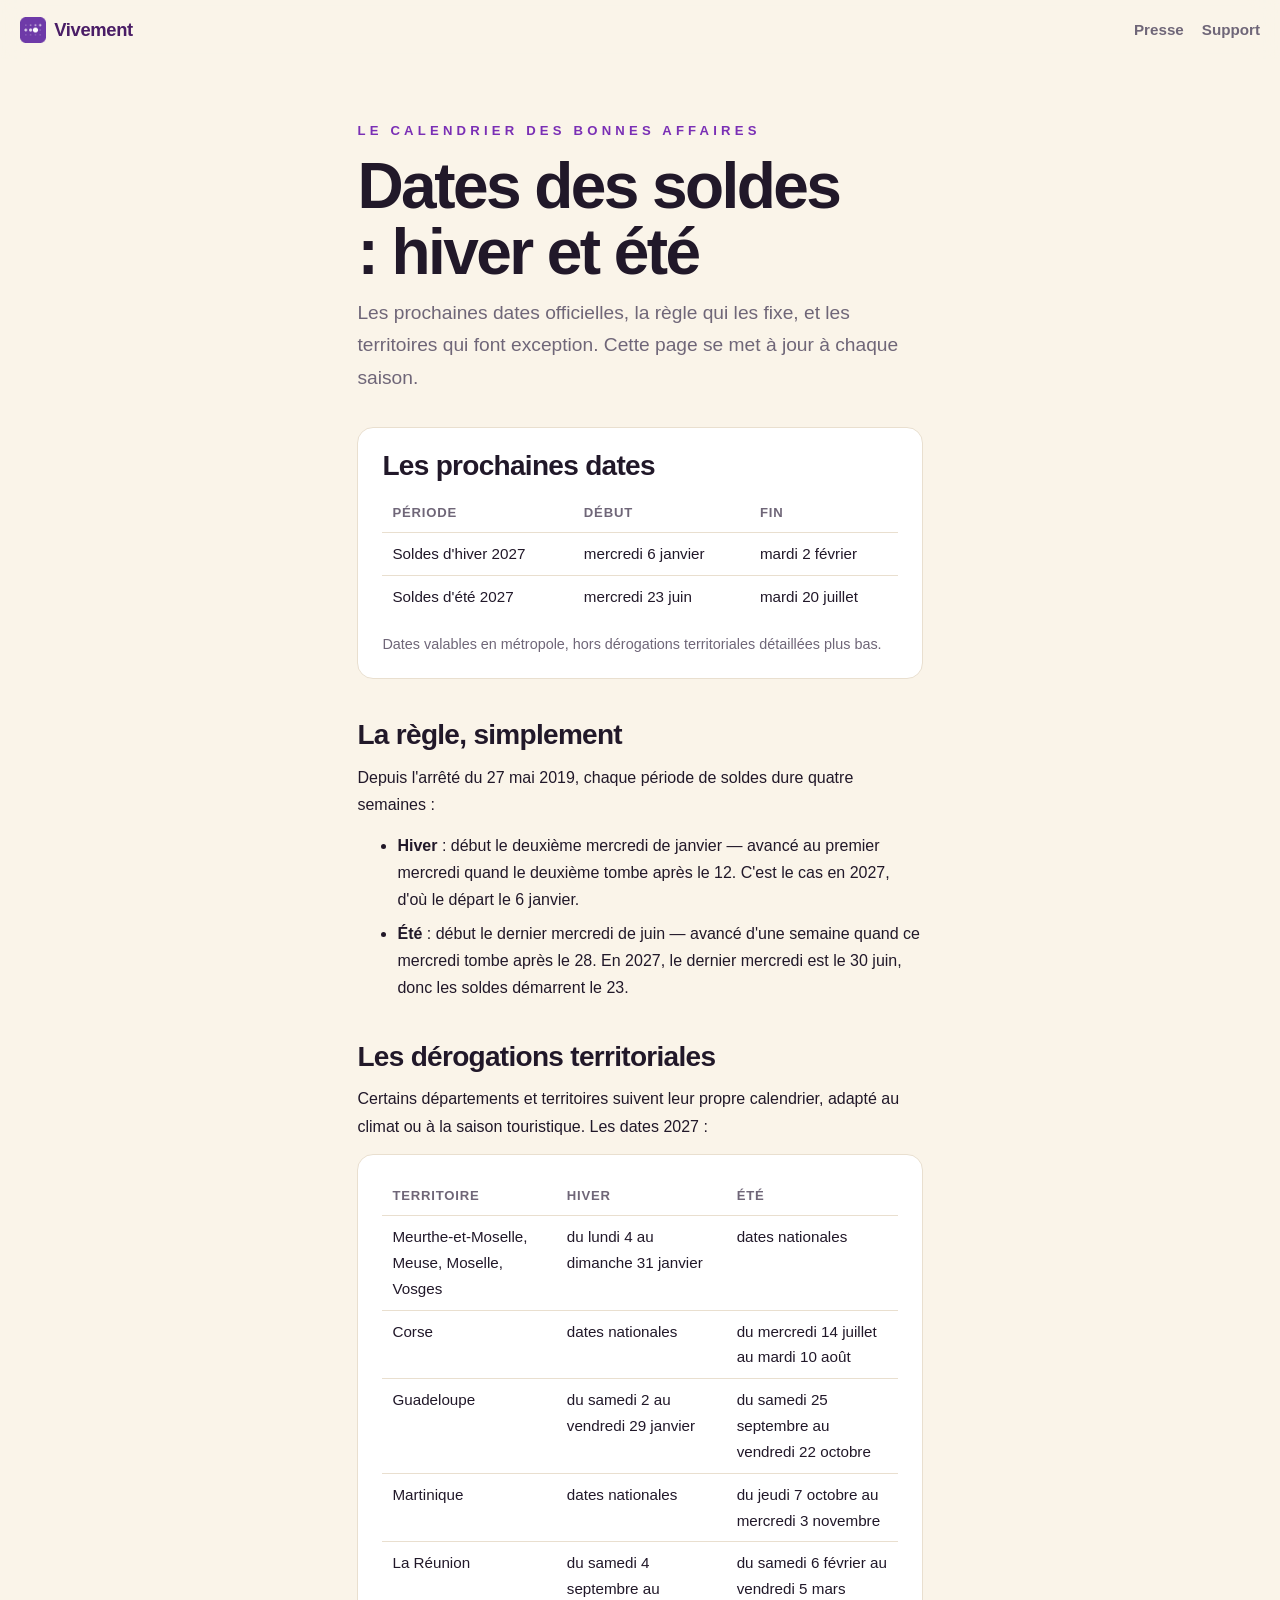
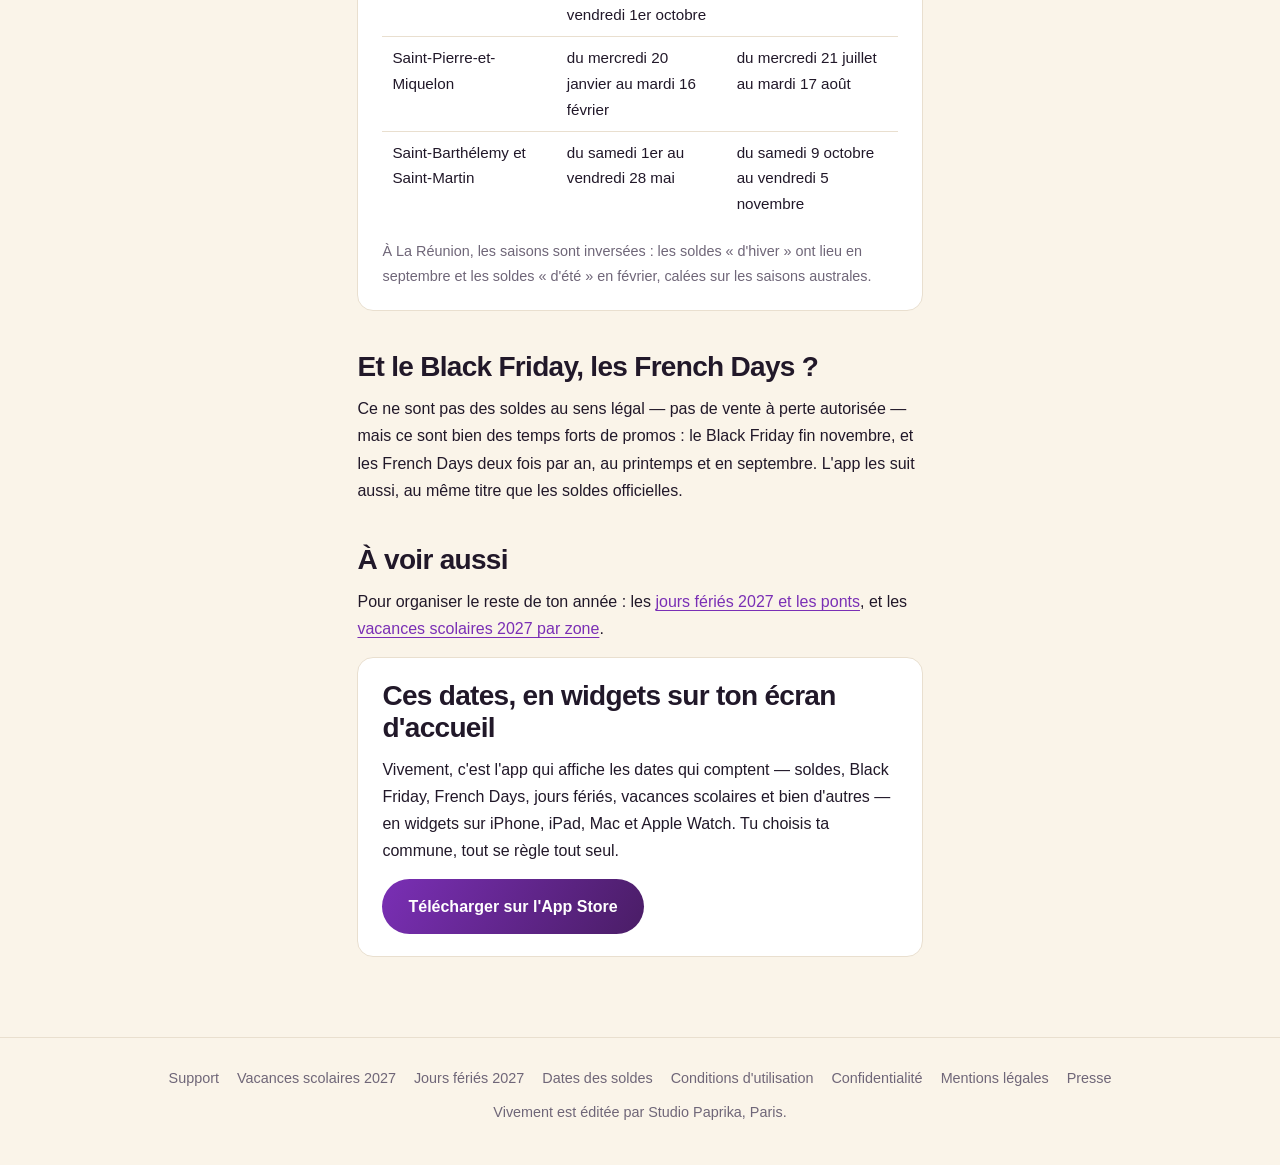
<file: dates-des-soldes.html>
<!doctype html>
<html lang="fr">
<head>
<meta charset="utf-8">
<meta name="viewport" content="width=device-width, initial-scale=1">
<title>Dates des soldes : hiver 2027 et été 2027 — Vivement</title>
<meta name="description" content="Soldes d'hiver 2027 du mercredi 6 janvier au mardi 2 février, soldes d'été du mercredi 23 juin au mardi 20 juillet. La règle officielle, simplement, et toutes les dérogations territoriales.">
<link rel="canonical" href="https://vivement.studiopaprika.fr/dates-des-soldes.html">
<meta property="og:title" content="Dates des soldes : hiver et été">
<meta property="og:description" content="Les prochaines dates des soldes d'hiver et d'été, la règle officielle expliquée simplement, et les dérogations territoriales.">
<meta property="og:image" content="https://vivement.studiopaprika.fr/assets/og.jpg">
<meta property="og:url" content="https://vivement.studiopaprika.fr/dates-des-soldes.html">
<meta property="og:type" content="website">
<meta property="og:locale" content="fr_FR">
<link rel="icon" type="image/png" sizes="32x32" href="assets/icone-32.png">
<link rel="icon" type="image/png" sizes="16x16" href="assets/icone-16.png">
<link rel="apple-touch-icon" href="assets/icone-180.png">
<link rel="stylesheet" href="page.css">
</head>
<body>

<header class="haut">
  <a class="marque" href="index.html"><img src="assets/icone-64.png" width="26" height="26" alt="">Vivement</a>
  <nav>
    <a href="presse.html">Presse</a>
    <a href="support.html">Support</a>
  </nav>
</header>

<main>

  <span class="surtitre">Le calendrier des bonnes affaires</span>
  <h1>Dates des soldes : hiver et été</h1>
  <p class="sous-titre">Les prochaines dates officielles, la règle qui les fixe, et les territoires qui font exception. Cette page se met à jour à chaque saison.</p>

  <div class="carte">
    <h2>Les prochaines dates</h2>
    <table>
      <tr><th>Période</th><th>Début</th><th>Fin</th></tr>
      <tr><td>Soldes d'hiver 2027</td><td>mercredi 6 janvier</td><td>mardi 2 février</td></tr>
      <tr><td>Soldes d'été 2027</td><td>mercredi 23 juin</td><td>mardi 20 juillet</td></tr>
    </table>
    <p class="note">Dates valables en métropole, hors dérogations territoriales détaillées plus bas.</p>
  </div>

  <h2>La règle, simplement</h2>
  <p>Depuis l'arrêté du 27 mai 2019, chaque période de soldes dure quatre semaines :</p>
  <ul>
    <li><strong>Hiver</strong> : début le deuxième mercredi de janvier — avancé au premier mercredi quand le deuxième tombe après le 12. C'est le cas en 2027, d'où le départ le 6 janvier.</li>
    <li><strong>Été</strong> : début le dernier mercredi de juin — avancé d'une semaine quand ce mercredi tombe après le 28. En 2027, le dernier mercredi est le 30 juin, donc les soldes démarrent le 23.</li>
  </ul>

  <h2>Les dérogations territoriales</h2>
  <p>Certains départements et territoires suivent leur propre calendrier, adapté au climat ou à la saison touristique. Les dates 2027 :</p>
  <div class="carte">
    <table>
      <tr><th>Territoire</th><th>Hiver</th><th>Été</th></tr>
      <tr><td>Meurthe-et-Moselle, Meuse, Moselle, Vosges</td><td>du lundi 4 au dimanche 31 janvier</td><td>dates nationales</td></tr>
      <tr><td>Corse</td><td>dates nationales</td><td>du mercredi 14 juillet au mardi 10 août</td></tr>
      <tr><td>Guadeloupe</td><td>du samedi 2 au vendredi 29 janvier</td><td>du samedi 25 septembre au vendredi 22 octobre</td></tr>
      <tr><td>Martinique</td><td>dates nationales</td><td>du jeudi 7 octobre au mercredi 3 novembre</td></tr>
      <tr><td>La Réunion</td><td>du samedi 4 septembre au vendredi 1er octobre</td><td>du samedi 6 février au vendredi 5 mars</td></tr>
      <tr><td>Saint-Pierre-et-Miquelon</td><td>du mercredi 20 janvier au mardi 16 février</td><td>du mercredi 21 juillet au mardi 17 août</td></tr>
      <tr><td>Saint-Barthélemy et Saint-Martin</td><td>du samedi 1er au vendredi 28 mai</td><td>du samedi 9 octobre au vendredi 5 novembre</td></tr>
    </table>
    <p class="note">À La Réunion, les saisons sont inversées : les soldes « d'hiver » ont lieu en septembre et les soldes « d'été » en février, calées sur les saisons australes.</p>
  </div>

  <h2>Et le Black Friday, les French Days ?</h2>
  <p>Ce ne sont pas des soldes au sens légal — pas de vente à perte autorisée — mais ce sont bien des temps forts de promos : le Black Friday fin novembre, et les French Days deux fois par an, au printemps et en septembre. L'app les suit aussi, au même titre que les soldes officielles.</p>

  <h2>À voir aussi</h2>
  <p>Pour organiser le reste de ton année : les <a href="jours-feries-2027.html">jours fériés 2027 et les ponts</a>, et les <a href="vacances-scolaires-2027.html">vacances scolaires 2027 par zone</a>.</p>

  <div class="carte">
    <h2>Ces dates, en widgets sur ton écran d'accueil</h2>
    <p>Vivement, c'est l'app qui affiche les dates qui comptent — soldes, Black Friday, French Days, jours fériés, vacances scolaires et bien d'autres — en widgets sur iPhone, iPad, Mac et Apple Watch. Tu choisis ta commune, tout se règle tout seul.</p>
    <p><a class="bouton" href="https://apps.apple.com/fr/app/id6818991123">Télécharger sur l'App Store</a></p>
  </div>

</main>

<footer class="site">
  <nav>
    <a href="support.html">Support</a>
    <a href="vacances-scolaires-2027.html">Vacances scolaires 2027</a>
    <a href="jours-feries-2027.html">Jours fériés 2027</a>
    <a href="dates-des-soldes.html">Dates des soldes</a>
    <a href="cgu.html">Conditions d'utilisation</a>
    <a href="confidentialite.html">Confidentialité</a>
    <a href="mentions-legales.html">Mentions légales</a>
    <a href="presse.html">Presse</a>
  </nav>
  <p>Vivement est éditée par Studio Paprika, Paris.</p>
</footer>

</body>
</html>
</file>
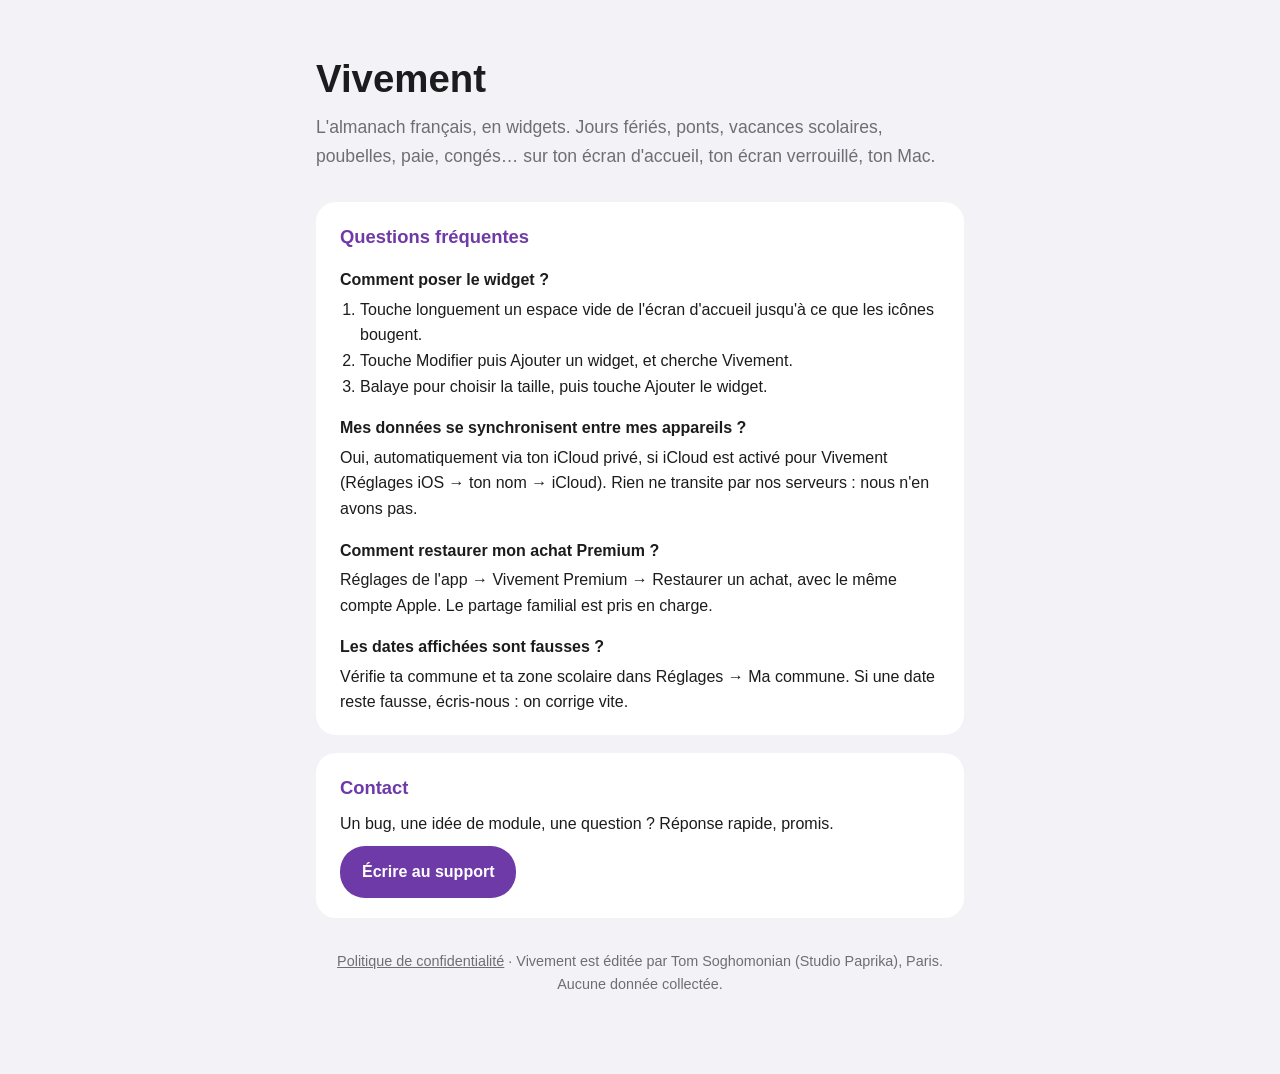
<file: index_2.html>
<!doctype html>
<html lang="fr">
<head>
<meta charset="utf-8">
<meta name="viewport" content="width=device-width, initial-scale=1">
<title>Vivement — Support</title>
<meta name="description" content="Vivement, l'almanach français en widgets : support et contact.">
<style>
  :root {
    --accent: #6E3AA8;
    --fond: #F2F2F7;
    --carte: #FFFFFF;
    --texte: #1C1C1E;
    --texte2: #6E6E73;
  }
  @media (prefers-color-scheme: dark) {
    :root {
      --accent: #B48AF2;
      --fond: #000000;
      --carte: #1C1C1E;
      --texte: #FFFFFF;
      --texte2: #98989F;
    }
  }
  * { box-sizing: border-box; }
  body {
    margin: 0;
    background: var(--fond);
    color: var(--texte);
    font-family: ui-rounded, -apple-system, BlinkMacSystemFont, "SF Pro Rounded", "Segoe UI", Roboto, sans-serif;
    line-height: 1.6;
  }
  main {
    max-width: 680px;
    margin: 0 auto;
    padding: 48px 16px 64px;
  }
  h1 { font-size: 2.4rem; margin: 0 0 4px; }
  .sous-titre { color: var(--texte2); margin: 0 0 32px; font-size: 1.1rem; }
  .carte {
    background: var(--carte);
    border-radius: 20px;
    padding: 20px 24px;
    margin-bottom: 18px;
  }
  .carte h2 { font-size: 1.15rem; margin: 0 0 8px; color: var(--accent); }
  .carte h3 { font-size: 1rem; margin: 16px 0 4px; }
  .carte p, .carte ul, .carte ol { margin: 0 0 10px; }
  .carte p:last-child { margin-bottom: 0; }
  ul, ol { padding-left: 20px; }
  a { color: var(--accent); }
  .bouton {
    display: inline-block;
    background: var(--accent);
    color: #fff;
    text-decoration: none;
    font-weight: 600;
    padding: 13px 22px;
    border-radius: 25px;
  }
  .pied {
    color: var(--texte2);
    font-size: 0.9rem;
    text-align: center;
    margin-top: 32px;
  }
  .pied a { color: var(--texte2); }
</style>
</head>
<body>
<main>
  <h1>Vivement</h1>
  <p class="sous-titre">L'almanach français, en widgets. Jours fériés, ponts, vacances scolaires, poubelles, paie, congés… sur ton écran d'accueil, ton écran verrouillé, ton Mac.</p>

  <div class="carte">
    <h2>Questions fréquentes</h2>

    <h3>Comment poser le widget ?</h3>
    <ol>
      <li>Touche longuement un espace vide de l'écran d'accueil jusqu'à ce que les icônes bougent.</li>
      <li>Touche Modifier puis Ajouter un widget, et cherche Vivement.</li>
      <li>Balaye pour choisir la taille, puis touche Ajouter le widget.</li>
    </ol>

    <h3>Mes données se synchronisent entre mes appareils ?</h3>
    <p>Oui, automatiquement via ton iCloud privé, si iCloud est activé pour Vivement (Réglages iOS → ton nom → iCloud). Rien ne transite par nos serveurs : nous n'en avons pas.</p>

    <h3>Comment restaurer mon achat Premium ?</h3>
    <p>Réglages de l'app → Vivement Premium → Restaurer un achat, avec le même compte Apple. Le partage familial est pris en charge.</p>

    <h3>Les dates affichées sont fausses ?</h3>
    <p>Vérifie ta commune et ta zone scolaire dans Réglages → Ma commune. Si une date reste fausse, écris-nous : on corrige vite.</p>
  </div>

  <div class="carte">
    <h2>Contact</h2>
    <p>Un bug, une idée de module, une question ? Réponse rapide, promis.</p>
    <p><a class="bouton" href="mailto:studiopaprikafr@gmail.com">Écrire au support</a></p>
  </div>

  <p class="pied">
    <a href="confidentialite.html">Politique de confidentialité</a> · Vivement est éditée par Tom Soghomonian (Studio Paprika), Paris.<br>
    Aucune donnée collectée.
  </p>
</main>
</body>
</html>
</file>
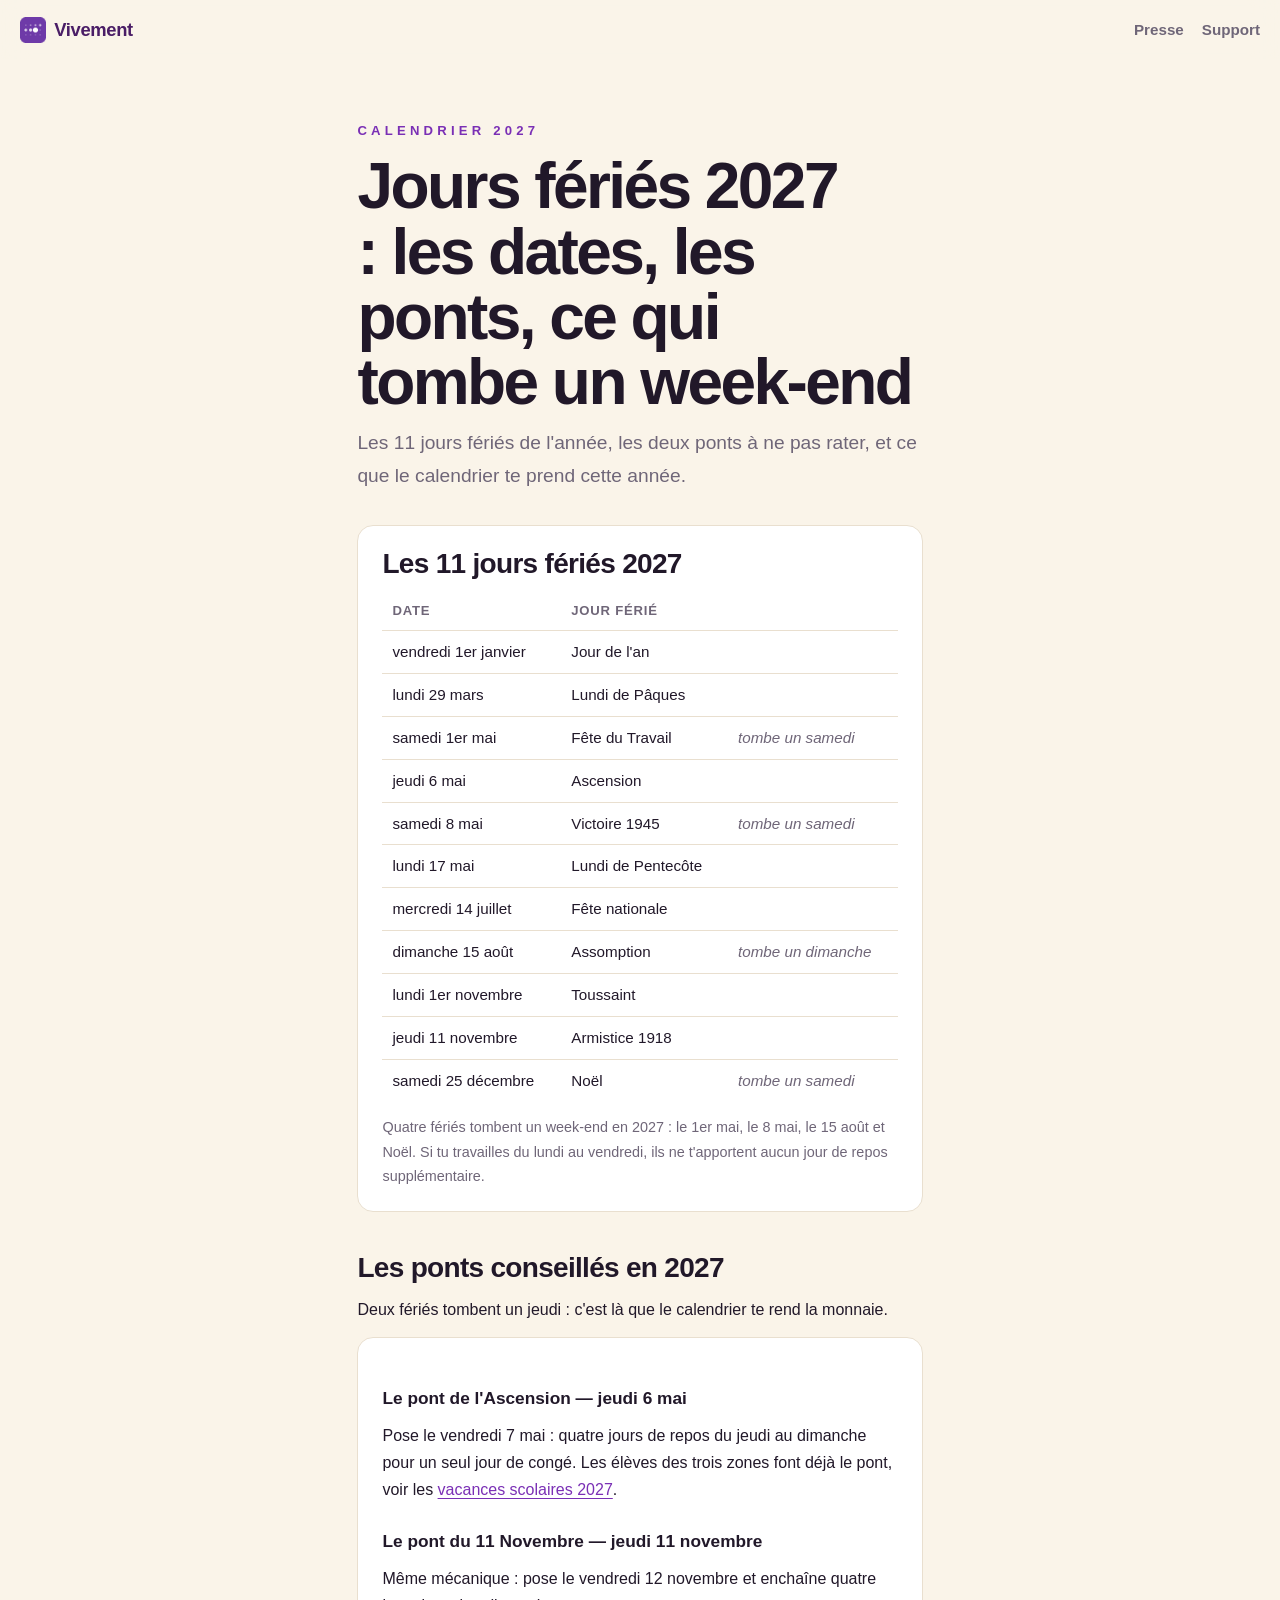
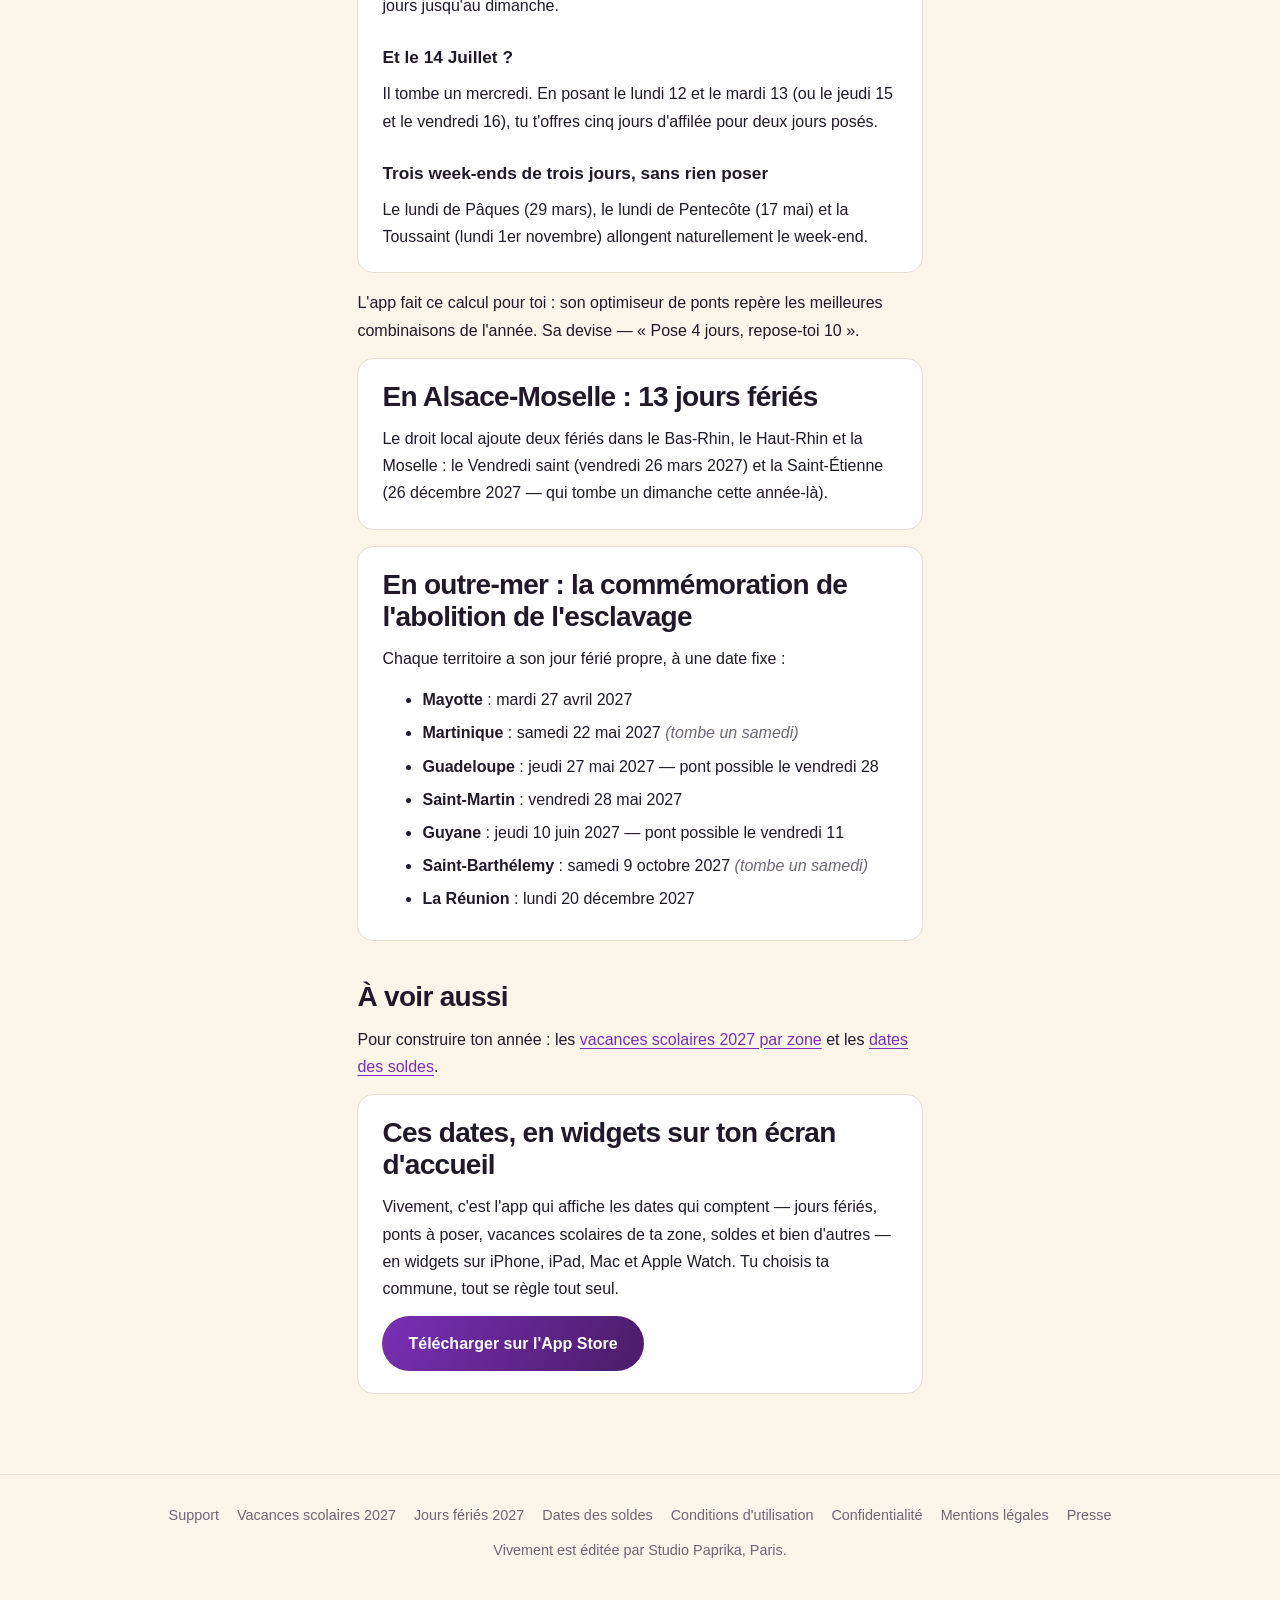
<file: jours-feries-2027.html>
<!doctype html>
<html lang="fr">
<head>
<meta charset="utf-8">
<meta name="viewport" content="width=device-width, initial-scale=1">
<title>Jours fériés 2027 : les dates, les ponts, ce qui tombe un week-end — Vivement</title>
<meta name="description" content="Les 11 jours fériés 2027 avec le jour de la semaine, les ponts à poser (Ascension, Armistice), ce qui tombe un samedi ou un dimanche, et les cas Alsace-Moselle et outre-mer.">
<link rel="canonical" href="https://vivement.studiopaprika.fr/jours-feries-2027.html">
<meta property="og:title" content="Jours fériés 2027 : les dates, les ponts, ce qui tombe un week-end">
<meta property="og:description" content="Les 11 jours fériés 2027 avec le jour de la semaine, les ponts à poser, et les spécificités Alsace-Moselle et outre-mer.">
<meta property="og:image" content="https://vivement.studiopaprika.fr/assets/og.jpg">
<meta property="og:url" content="https://vivement.studiopaprika.fr/jours-feries-2027.html">
<meta property="og:type" content="website">
<meta property="og:locale" content="fr_FR">
<link rel="icon" type="image/png" sizes="32x32" href="assets/icone-32.png">
<link rel="icon" type="image/png" sizes="16x16" href="assets/icone-16.png">
<link rel="apple-touch-icon" href="assets/icone-180.png">
<link rel="stylesheet" href="page.css">
</head>
<body>

<header class="haut">
  <a class="marque" href="index.html"><img src="assets/icone-64.png" width="26" height="26" alt="">Vivement</a>
  <nav>
    <a href="presse.html">Presse</a>
    <a href="support.html">Support</a>
  </nav>
</header>

<main>

  <span class="surtitre">Calendrier 2027</span>
  <h1>Jours fériés 2027 : les dates, les ponts, ce qui tombe un week-end</h1>
  <p class="sous-titre">Les 11 jours fériés de l'année, les deux ponts à ne pas rater, et ce que le calendrier te prend cette année.</p>

  <div class="carte">
    <h2>Les 11 jours fériés 2027</h2>
    <table>
      <tr><th>Date</th><th>Jour férié</th><th></th></tr>
      <tr><td>vendredi 1er janvier</td><td>Jour de l'an</td><td></td></tr>
      <tr><td>lundi 29 mars</td><td>Lundi de Pâques</td><td></td></tr>
      <tr><td>samedi 1er mai</td><td>Fête du Travail</td><td class="weekend">tombe un samedi</td></tr>
      <tr><td>jeudi 6 mai</td><td>Ascension</td><td></td></tr>
      <tr><td>samedi 8 mai</td><td>Victoire 1945</td><td class="weekend">tombe un samedi</td></tr>
      <tr><td>lundi 17 mai</td><td>Lundi de Pentecôte</td><td></td></tr>
      <tr><td>mercredi 14 juillet</td><td>Fête nationale</td><td></td></tr>
      <tr><td>dimanche 15 août</td><td>Assomption</td><td class="weekend">tombe un dimanche</td></tr>
      <tr><td>lundi 1er novembre</td><td>Toussaint</td><td></td></tr>
      <tr><td>jeudi 11 novembre</td><td>Armistice 1918</td><td></td></tr>
      <tr><td>samedi 25 décembre</td><td>Noël</td><td class="weekend">tombe un samedi</td></tr>
    </table>
    <p class="note">Quatre fériés tombent un week-end en 2027 : le 1er mai, le 8 mai, le 15 août et Noël. Si tu travailles du lundi au vendredi, ils ne t'apportent aucun jour de repos supplémentaire.</p>
  </div>

  <h2>Les ponts conseillés en 2027</h2>
  <p>Deux fériés tombent un jeudi : c'est là que le calendrier te rend la monnaie.</p>
  <div class="carte">
    <h3>Le pont de l'Ascension — jeudi 6 mai</h3>
    <p>Pose le vendredi 7 mai : quatre jours de repos du jeudi au dimanche pour un seul jour de congé. Les élèves des trois zones font déjà le pont, voir les <a href="vacances-scolaires-2027.html">vacances scolaires 2027</a>.</p>
    <h3>Le pont du 11 Novembre — jeudi 11 novembre</h3>
    <p>Même mécanique : pose le vendredi 12 novembre et enchaîne quatre jours jusqu'au dimanche.</p>
    <h3>Et le 14 Juillet ?</h3>
    <p>Il tombe un mercredi. En posant le lundi 12 et le mardi 13 (ou le jeudi 15 et le vendredi 16), tu t'offres cinq jours d'affilée pour deux jours posés.</p>
    <h3>Trois week-ends de trois jours, sans rien poser</h3>
    <p>Le lundi de Pâques (29 mars), le lundi de Pentecôte (17 mai) et la Toussaint (lundi 1er novembre) allongent naturellement le week-end.</p>
  </div>
  <p>L'app fait ce calcul pour toi : son optimiseur de ponts repère les meilleures combinaisons de l'année. Sa devise — « Pose 4 jours, repose-toi 10 ».</p>

  <div class="carte">
    <h2>En Alsace-Moselle : 13 jours fériés</h2>
    <p>Le droit local ajoute deux fériés dans le Bas-Rhin, le Haut-Rhin et la Moselle : le Vendredi saint (vendredi 26 mars 2027) et la Saint-Étienne (26 décembre 2027 — qui tombe un dimanche cette année-là).</p>
  </div>

  <div class="carte">
    <h2>En outre-mer : la commémoration de l'abolition de l'esclavage</h2>
    <p>Chaque territoire a son jour férié propre, à une date fixe :</p>
    <ul>
      <li><strong>Mayotte</strong> : mardi 27 avril 2027</li>
      <li><strong>Martinique</strong> : samedi 22 mai 2027 <span class="weekend">(tombe un samedi)</span></li>
      <li><strong>Guadeloupe</strong> : jeudi 27 mai 2027 — pont possible le vendredi 28</li>
      <li><strong>Saint-Martin</strong> : vendredi 28 mai 2027</li>
      <li><strong>Guyane</strong> : jeudi 10 juin 2027 — pont possible le vendredi 11</li>
      <li><strong>Saint-Barthélemy</strong> : samedi 9 octobre 2027 <span class="weekend">(tombe un samedi)</span></li>
      <li><strong>La Réunion</strong> : lundi 20 décembre 2027</li>
    </ul>
  </div>

  <h2>À voir aussi</h2>
  <p>Pour construire ton année : les <a href="vacances-scolaires-2027.html">vacances scolaires 2027 par zone</a> et les <a href="dates-des-soldes.html">dates des soldes</a>.</p>

  <div class="carte">
    <h2>Ces dates, en widgets sur ton écran d'accueil</h2>
    <p>Vivement, c'est l'app qui affiche les dates qui comptent — jours fériés, ponts à poser, vacances scolaires de ta zone, soldes et bien d'autres — en widgets sur iPhone, iPad, Mac et Apple Watch. Tu choisis ta commune, tout se règle tout seul.</p>
    <p><a class="bouton" href="https://apps.apple.com/fr/app/id6818991123">Télécharger sur l'App Store</a></p>
  </div>

</main>

<footer class="site">
  <nav>
    <a href="support.html">Support</a>
    <a href="vacances-scolaires-2027.html">Vacances scolaires 2027</a>
    <a href="jours-feries-2027.html">Jours fériés 2027</a>
    <a href="dates-des-soldes.html">Dates des soldes</a>
    <a href="cgu.html">Conditions d'utilisation</a>
    <a href="confidentialite.html">Confidentialité</a>
    <a href="mentions-legales.html">Mentions légales</a>
    <a href="presse.html">Presse</a>
  </nav>
  <p>Vivement est éditée par Studio Paprika, Paris.</p>
</footer>

</body>
</html>
</file>
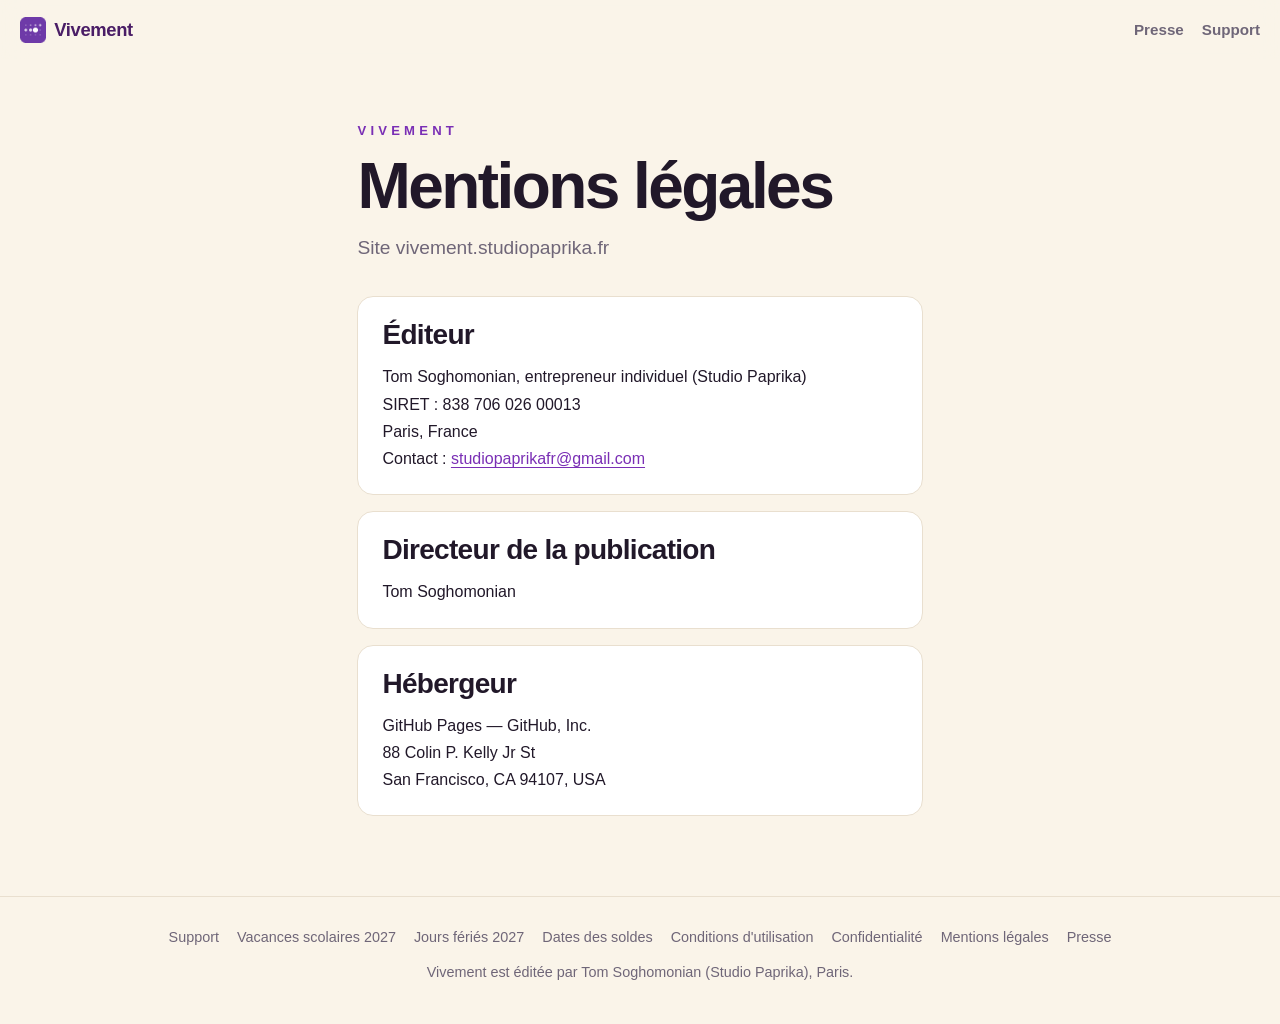
<file: mentions-legales.html>
<!doctype html>
<html lang="fr">
<head>
<meta charset="utf-8">
<meta name="viewport" content="width=device-width, initial-scale=1">
<title>Vivement — Mentions légales</title>
<meta name="description" content="Mentions légales du site de Vivement : éditeur, hébergeur, directeur de la publication.">
<link rel="icon" type="image/png" sizes="32x32" href="assets/icone-32.png">
<link rel="icon" type="image/png" sizes="16x16" href="assets/icone-16.png">
<link rel="apple-touch-icon" href="assets/icone-180.png">
<link rel="stylesheet" href="page.css">
</head>
<body>

<header class="haut">
  <a class="marque" href="index.html"><img src="assets/icone-64.png" width="26" height="26" alt="">Vivement</a>
  <nav>
    <a href="presse.html">Presse</a>
    <a href="support.html">Support</a>
  </nav>
</header>

<main class="etroit">

  <span class="surtitre">Vivement</span>
  <h1>Mentions légales</h1>
  <p class="sous-titre">Site vivement.studiopaprika.fr</p>

  <div class="carte">
    <h2>Éditeur</h2>
    <p>Tom Soghomonian, entrepreneur individuel (Studio Paprika)<br>
    SIRET : 838 706 026 00013<br>
    Paris, France<br>
    Contact : <a href="mailto:studiopaprikafr@gmail.com">studiopaprikafr@gmail.com</a></p>
  </div>

  <div class="carte">
    <h2>Directeur de la publication</h2>
    <p>Tom Soghomonian</p>
  </div>

  <div class="carte">
    <h2>Hébergeur</h2>
    <p>GitHub Pages — GitHub, Inc.<br>
    88 Colin P. Kelly Jr St<br>
    San Francisco, CA 94107, USA</p>
  </div>

</main>

<footer class="site">
  <nav>
    <a href="support.html">Support</a>
    <a href="vacances-scolaires-2027.html">Vacances scolaires 2027</a>
    <a href="jours-feries-2027.html">Jours fériés 2027</a>
    <a href="dates-des-soldes.html">Dates des soldes</a>
    <a href="cgu.html">Conditions d'utilisation</a>
    <a href="confidentialite.html">Confidentialité</a>
    <a href="mentions-legales.html">Mentions légales</a>
    <a href="presse.html">Presse</a>
  </nav>
  <p>Vivement est éditée par Tom Soghomonian (Studio Paprika), Paris.</p>
</footer>

</body>
</html>
</file>
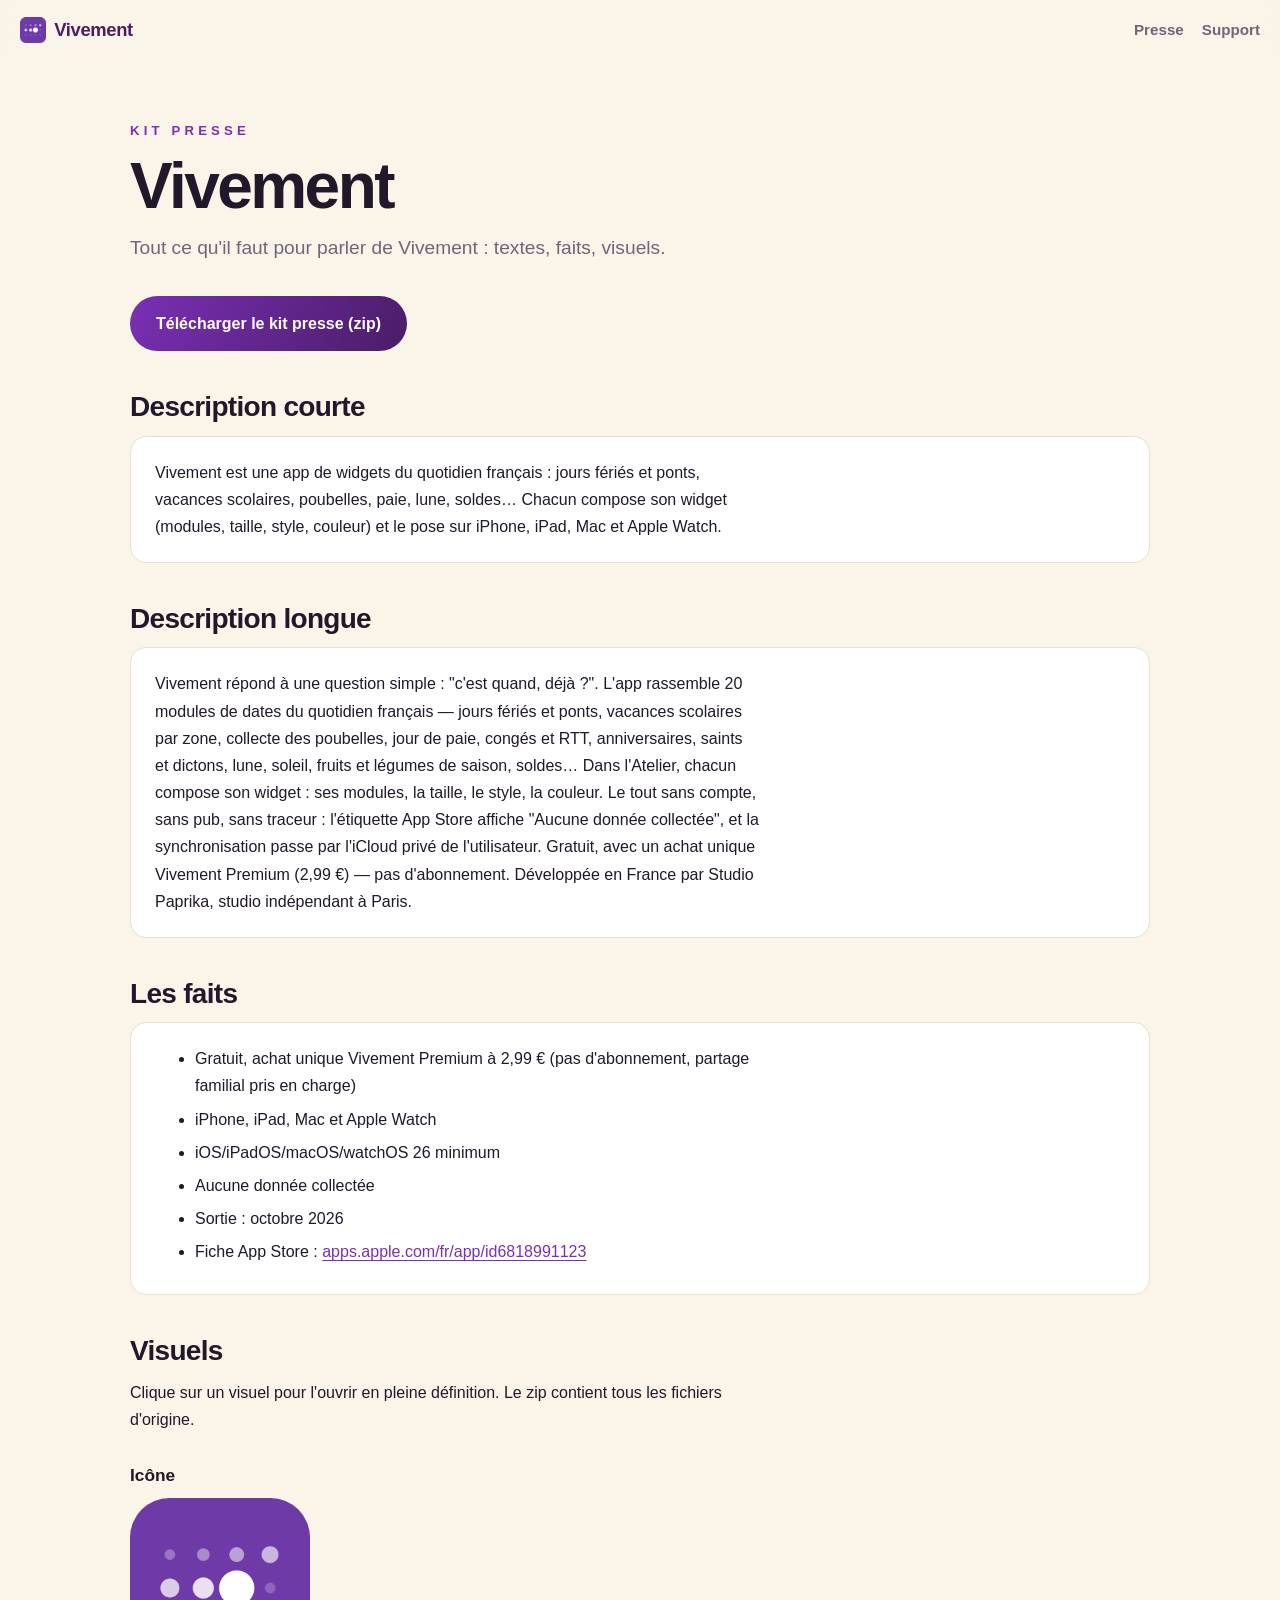
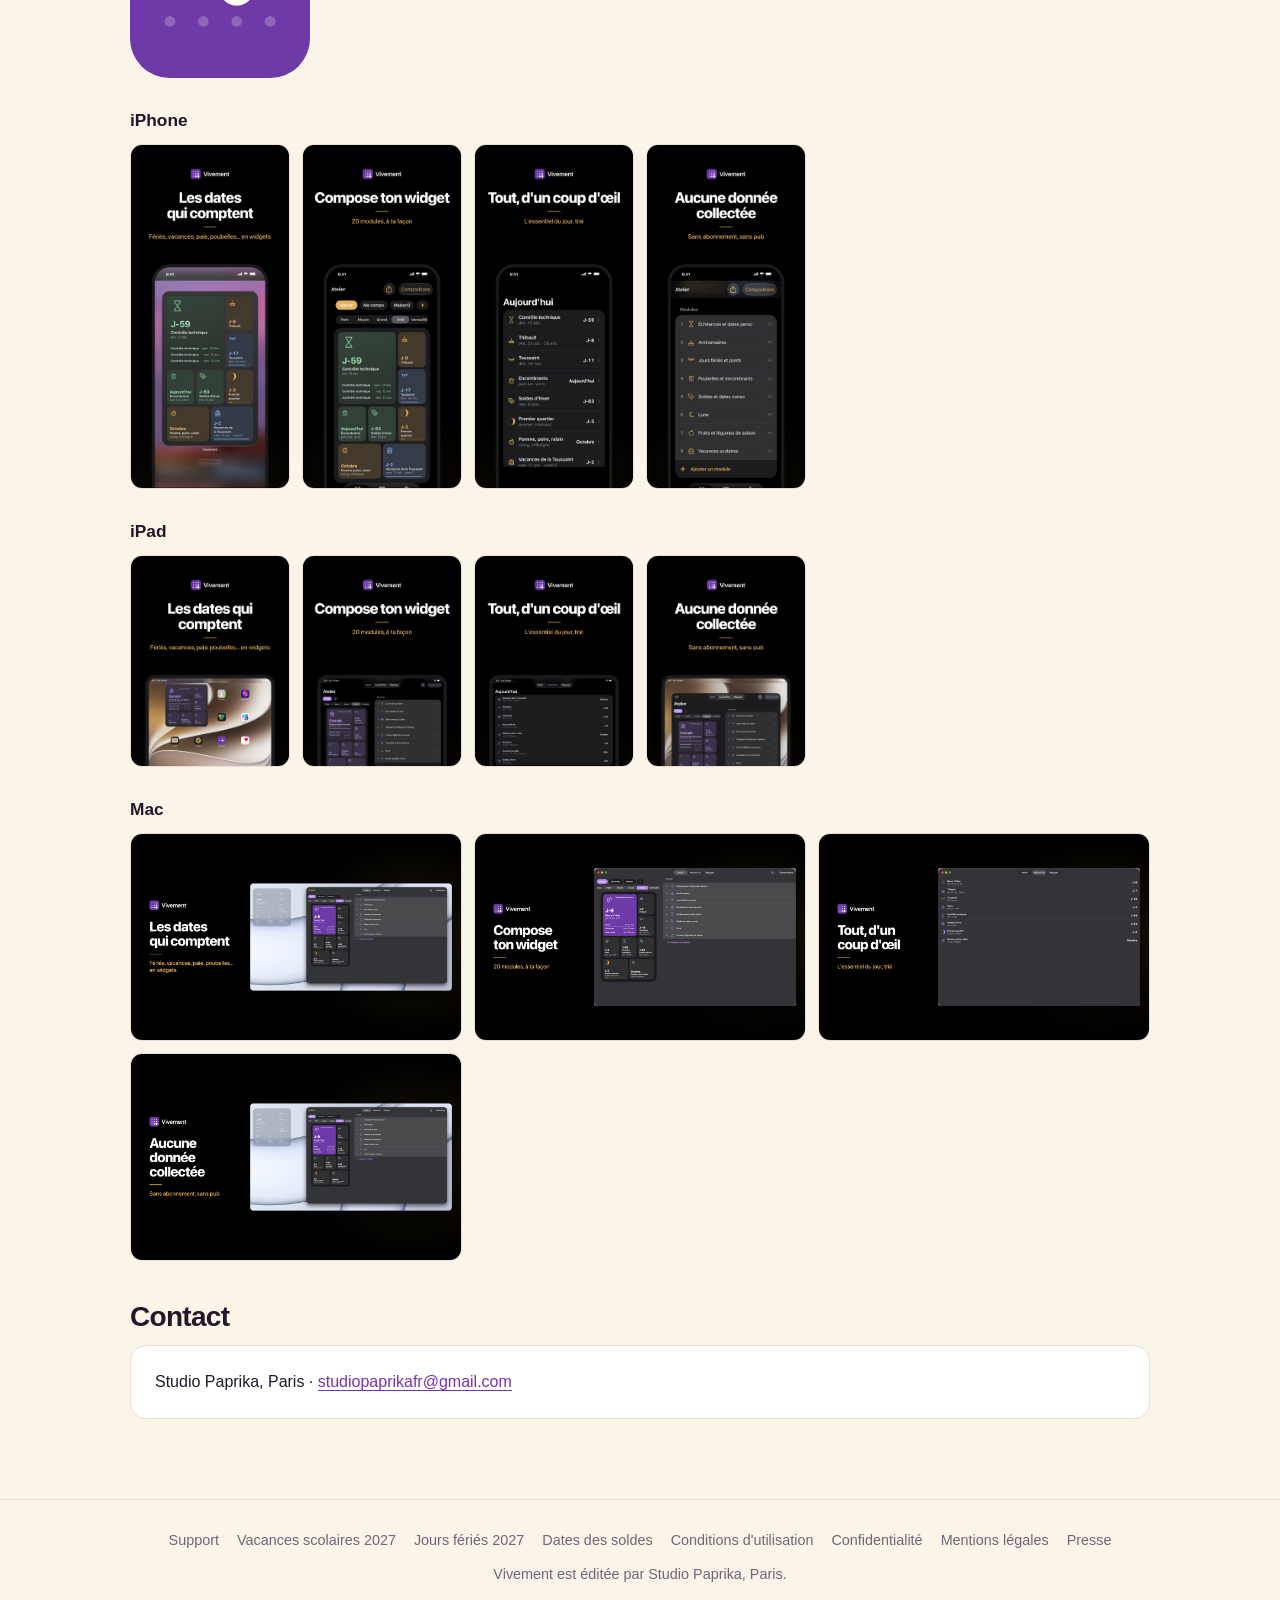
<file: presse.html>
<!doctype html>
<html lang="fr">
<head>
<meta charset="utf-8">
<meta name="viewport" content="width=device-width, initial-scale=1">
<title>Vivement — Kit presse</title>
<meta name="description" content="Kit presse de Vivement, l'app de widgets du quotidien français : descriptions, faits, icône, captures d'écran iPhone, iPad et Mac, et contact presse.">
<link rel="icon" type="image/png" sizes="32x32" href="assets/icone-32.png">
<link rel="icon" type="image/png" sizes="16x16" href="assets/icone-16.png">
<link rel="apple-touch-icon" href="assets/icone-180.png">
<link rel="stylesheet" href="page.css">
</head>
<body>

<header class="haut">
  <a class="marque" href="index.html"><img src="assets/icone-64.png" width="26" height="26" alt="">Vivement</a>
  <nav>
    <a href="presse.html">Presse</a>
    <a href="support.html">Support</a>
  </nav>
</header>

<main class="large">

  <span class="surtitre">Kit presse</span>
  <h1>Vivement</h1>
  <p class="sous-titre">Tout ce qu'il faut pour parler de Vivement : textes, faits, visuels.</p>
  <p><a class="bouton" href="presse/vivement-presskit.zip" download>Télécharger le kit presse (zip)</a></p>

  <section>
    <h2>Description courte</h2>
    <div class="carte">
      <p>Vivement est une app de widgets du quotidien français : jours fériés et ponts, vacances scolaires, poubelles, paie, lune, soldes… Chacun compose son widget (modules, taille, style, couleur) et le pose sur iPhone, iPad, Mac et Apple Watch.</p>
    </div>
  </section>

  <section>
    <h2>Description longue</h2>
    <div class="carte">
      <p>Vivement répond à une question simple : "c'est quand, déjà ?". L'app rassemble 20 modules de dates du quotidien français — jours fériés et ponts, vacances scolaires par zone, collecte des poubelles, jour de paie, congés et RTT, anniversaires, saints et dictons, lune, soleil, fruits et légumes de saison, soldes… Dans l'Atelier, chacun compose son widget : ses modules, la taille, le style, la couleur. Le tout sans compte, sans pub, sans traceur : l'étiquette App Store affiche "Aucune donnée collectée", et la synchronisation passe par l'iCloud privé de l'utilisateur. Gratuit, avec un achat unique Vivement Premium (2,99 €) — pas d'abonnement. Développée en France par Studio Paprika, studio indépendant à Paris.</p>
    </div>
  </section>

  <section>
    <h2>Les faits</h2>
    <div class="carte">
      <ul>
        <li>Gratuit, achat unique Vivement Premium à 2,99 € (pas d'abonnement, partage familial pris en charge)</li>
        <li>iPhone, iPad, Mac et Apple Watch</li>
        <li>iOS/iPadOS/macOS/watchOS 26 minimum</li>
        <li>Aucune donnée collectée</li>
        <li>Sortie : octobre 2026</li>
        <li>Fiche App Store : <a href="https://apps.apple.com/fr/app/id6818991123">apps.apple.com/fr/app/id6818991123</a></li>
      </ul>
    </div>
  </section>

  <section>
    <h2>Visuels</h2>
    <p>Clique sur un visuel pour l'ouvrir en pleine définition. Le zip contient tous les fichiers d'origine.</p>

    <h3 class="galerie-titre">Icône</h3>
    <div class="galerie galerie-icone">
      <a href="presse/vivement-icone-1024.png"><img src="presse/vivement-icone-1024.png" alt="Icône de Vivement (1024 × 1024)" loading="lazy" width="1024" height="1024"></a>
    </div>

    <h3 class="galerie-titre">iPhone</h3>
    <div class="galerie">
      <a href="presse/vivement-iphone-01.png"><img src="presse/apercu/vivement-iphone-01.png" alt="Capture d'écran iPhone 1" loading="lazy" width="414" height="900"></a>
      <a href="presse/vivement-iphone-02.png"><img src="presse/apercu/vivement-iphone-02.png" alt="Capture d'écran iPhone 2" loading="lazy" width="414" height="900"></a>
      <a href="presse/vivement-iphone-03.png"><img src="presse/apercu/vivement-iphone-03.png" alt="Capture d'écran iPhone 3" loading="lazy" width="414" height="900"></a>
      <a href="presse/vivement-iphone-04.png"><img src="presse/apercu/vivement-iphone-04.png" alt="Capture d'écran iPhone 4" loading="lazy" width="414" height="900"></a>
    </div>

    <h3 class="galerie-titre">iPad</h3>
    <div class="galerie">
      <a href="presse/vivement-ipad-01.png"><img src="presse/apercu/vivement-ipad-01.png" alt="Capture d'écran iPad 1" loading="lazy" width="750" height="1000"></a>
      <a href="presse/vivement-ipad-02.png"><img src="presse/apercu/vivement-ipad-02.png" alt="Capture d'écran iPad 2" loading="lazy" width="750" height="1000"></a>
      <a href="presse/vivement-ipad-03.png"><img src="presse/apercu/vivement-ipad-03.png" alt="Capture d'écran iPad 3" loading="lazy" width="750" height="1000"></a>
      <a href="presse/vivement-ipad-04.png"><img src="presse/apercu/vivement-ipad-04.png" alt="Capture d'écran iPad 4" loading="lazy" width="750" height="1000"></a>
    </div>

    <h3 class="galerie-titre">Mac</h3>
    <div class="galerie galerie-large">
      <a href="presse/vivement-mac-01.png"><img src="presse/apercu/vivement-mac-01.png" alt="Capture d'écran Mac 1" loading="lazy" width="1200" height="750"></a>
      <a href="presse/vivement-mac-02.png"><img src="presse/apercu/vivement-mac-02.png" alt="Capture d'écran Mac 2" loading="lazy" width="1200" height="750"></a>
      <a href="presse/vivement-mac-03.png"><img src="presse/apercu/vivement-mac-03.png" alt="Capture d'écran Mac 3" loading="lazy" width="1200" height="750"></a>
      <a href="presse/vivement-mac-04.png"><img src="presse/apercu/vivement-mac-04.png" alt="Capture d'écran Mac 4" loading="lazy" width="1200" height="750"></a>
    </div>
  </section>

  <section>
    <h2>Contact</h2>
    <div class="carte">
      <p>Studio Paprika, Paris · <a href="mailto:studiopaprikafr@gmail.com">studiopaprikafr@gmail.com</a></p>
    </div>
  </section>

</main>

<footer class="site">
  <nav>
    <a href="support.html">Support</a>
    <a href="vacances-scolaires-2027.html">Vacances scolaires 2027</a>
    <a href="jours-feries-2027.html">Jours fériés 2027</a>
    <a href="dates-des-soldes.html">Dates des soldes</a>
    <a href="cgu.html">Conditions d'utilisation</a>
    <a href="confidentialite.html">Confidentialité</a>
    <a href="mentions-legales.html">Mentions légales</a>
    <a href="presse.html">Presse</a>
  </nav>
  <p>Vivement est éditée par Studio Paprika, Paris.</p>
</footer>

</body>
</html>
</file>
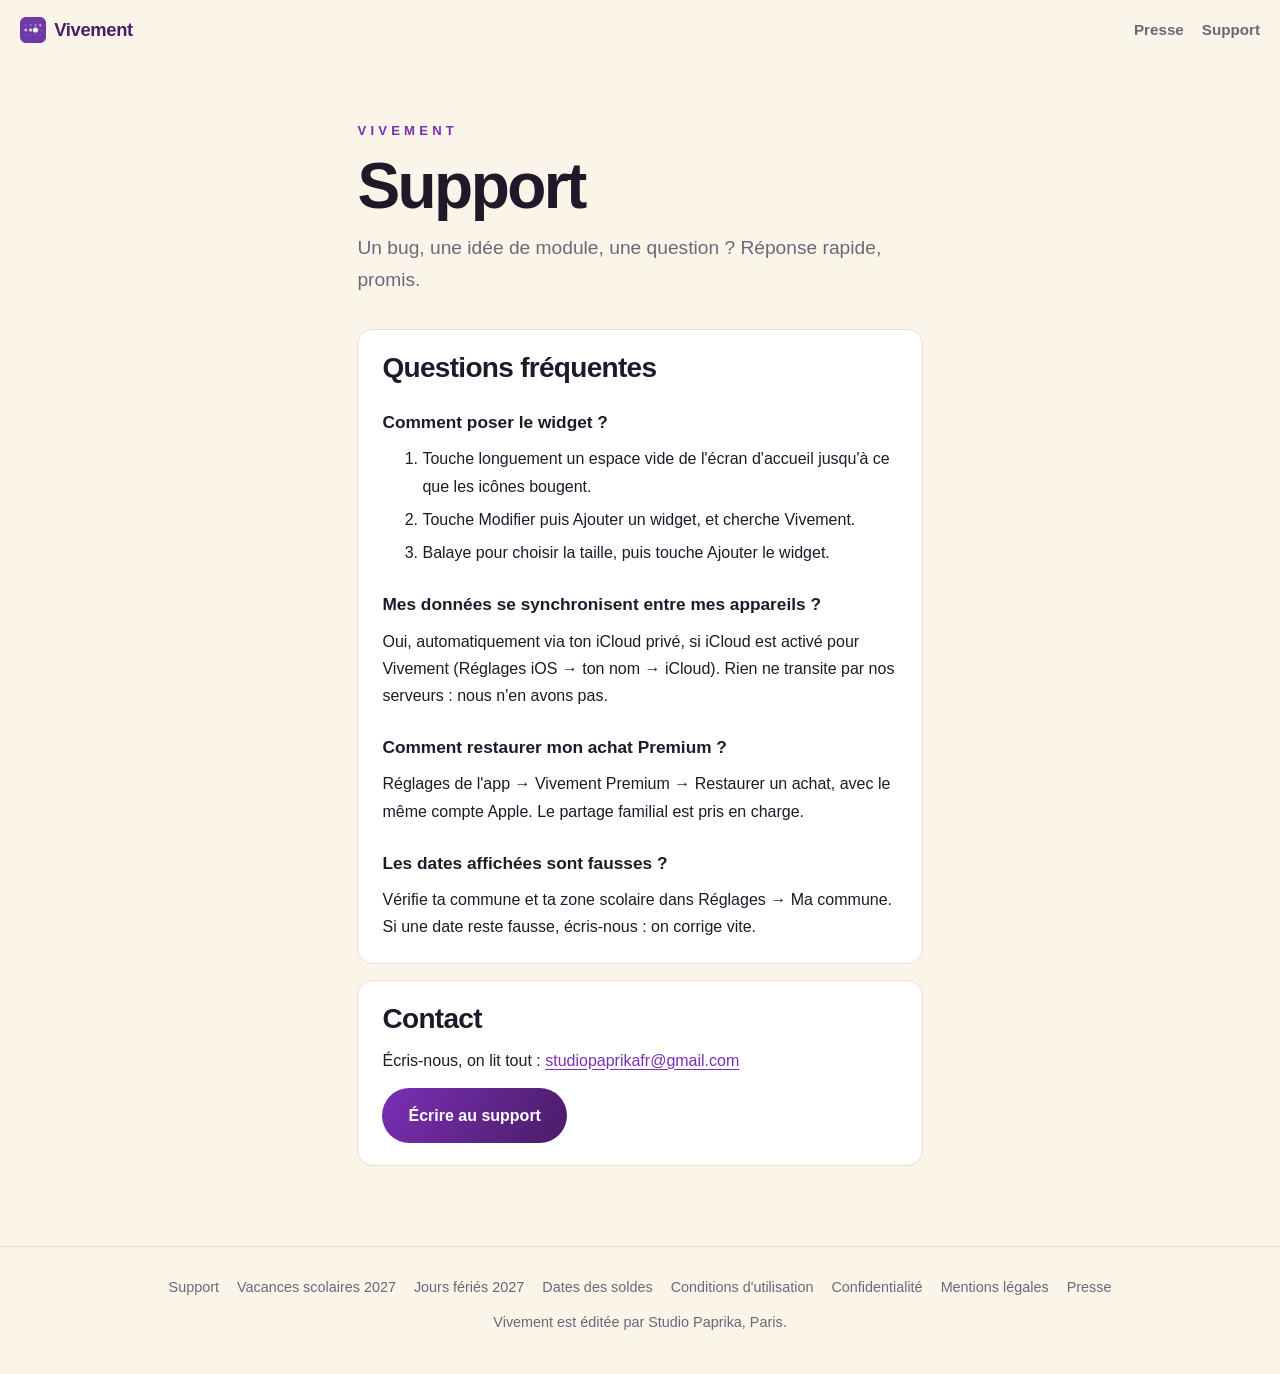
<file: support.html>
<!doctype html>
<html lang="fr">
<head>
<meta charset="utf-8">
<meta name="viewport" content="width=device-width, initial-scale=1">
<title>Vivement — Support</title>
<meta name="description" content="Support de Vivement : poser un widget, synchro iCloud, restaurer l'achat Premium, corriger une date. Contact direct.">
<link rel="icon" type="image/png" sizes="32x32" href="assets/icone-32.png">
<link rel="icon" type="image/png" sizes="16x16" href="assets/icone-16.png">
<link rel="apple-touch-icon" href="assets/icone-180.png">
<link rel="stylesheet" href="page.css">
</head>
<body>

<header class="haut">
  <a class="marque" href="index.html"><img src="assets/icone-64.png" width="26" height="26" alt="">Vivement</a>
  <nav>
    <a href="presse.html">Presse</a>
    <a href="support.html">Support</a>
  </nav>
</header>

<main class="etroit">

  <span class="surtitre">Vivement</span>
  <h1>Support</h1>
  <p class="sous-titre">Un bug, une idée de module, une question ? Réponse rapide, promis.</p>

  <div class="carte">
    <h2>Questions fréquentes</h2>

    <h3>Comment poser le widget ?</h3>
    <ol>
      <li>Touche longuement un espace vide de l'écran d'accueil jusqu'à ce que les icônes bougent.</li>
      <li>Touche Modifier puis Ajouter un widget, et cherche Vivement.</li>
      <li>Balaye pour choisir la taille, puis touche Ajouter le widget.</li>
    </ol>

    <h3>Mes données se synchronisent entre mes appareils ?</h3>
    <p>Oui, automatiquement via ton iCloud privé, si iCloud est activé pour Vivement (Réglages iOS → ton nom → iCloud). Rien ne transite par nos serveurs : nous n'en avons pas.</p>

    <h3>Comment restaurer mon achat Premium ?</h3>
    <p>Réglages de l'app → Vivement Premium → Restaurer un achat, avec le même compte Apple. Le partage familial est pris en charge.</p>

    <h3>Les dates affichées sont fausses ?</h3>
    <p>Vérifie ta commune et ta zone scolaire dans Réglages → Ma commune. Si une date reste fausse, écris-nous : on corrige vite.</p>
  </div>

  <div class="carte">
    <h2>Contact</h2>
    <p>Écris-nous, on lit tout : <a href="mailto:studiopaprikafr@gmail.com">studiopaprikafr@gmail.com</a></p>
    <p><a class="bouton" href="mailto:studiopaprikafr@gmail.com">Écrire au support</a></p>
  </div>

</main>

<footer class="site">
  <nav>
    <a href="support.html">Support</a>
    <a href="vacances-scolaires-2027.html">Vacances scolaires 2027</a>
    <a href="jours-feries-2027.html">Jours fériés 2027</a>
    <a href="dates-des-soldes.html">Dates des soldes</a>
    <a href="cgu.html">Conditions d'utilisation</a>
    <a href="confidentialite.html">Confidentialité</a>
    <a href="mentions-legales.html">Mentions légales</a>
    <a href="presse.html">Presse</a>
  </nav>
  <p>Vivement est éditée par Studio Paprika, Paris.</p>
</footer>

</body>
</html>
</file>
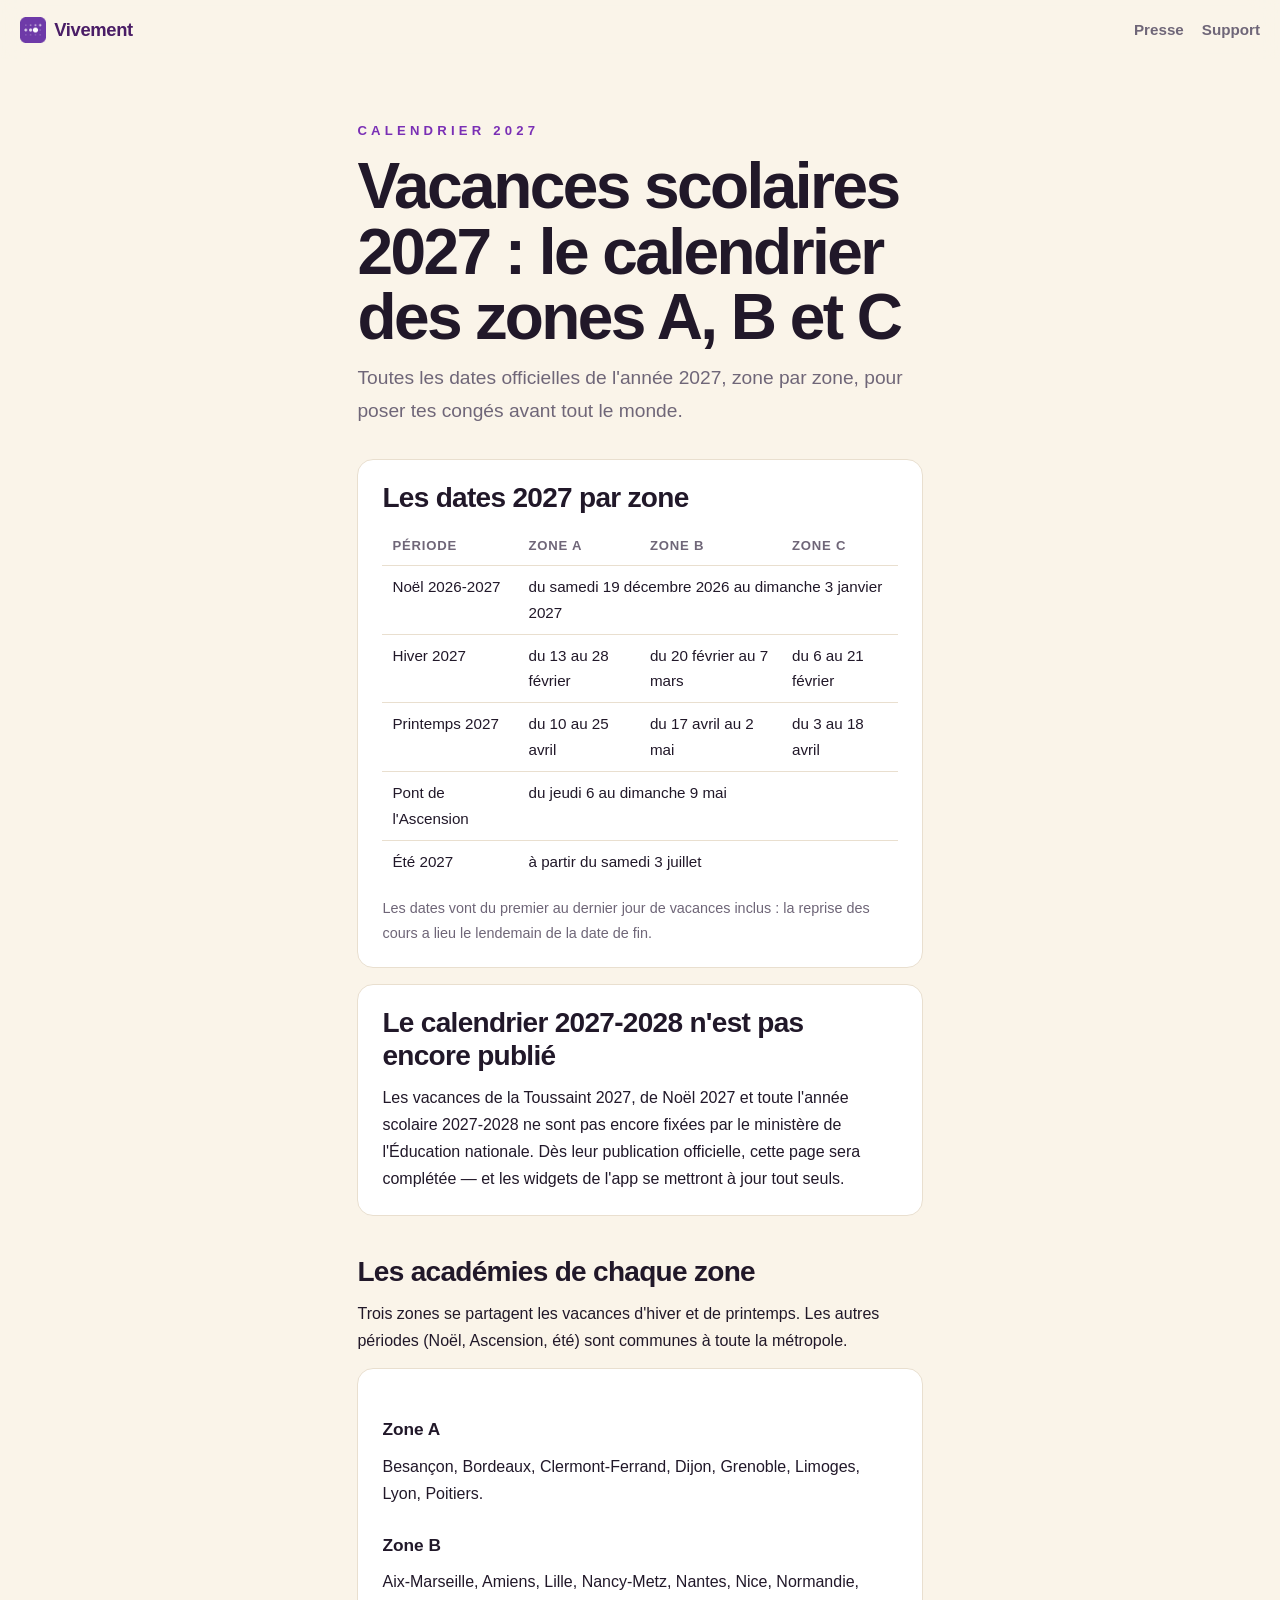
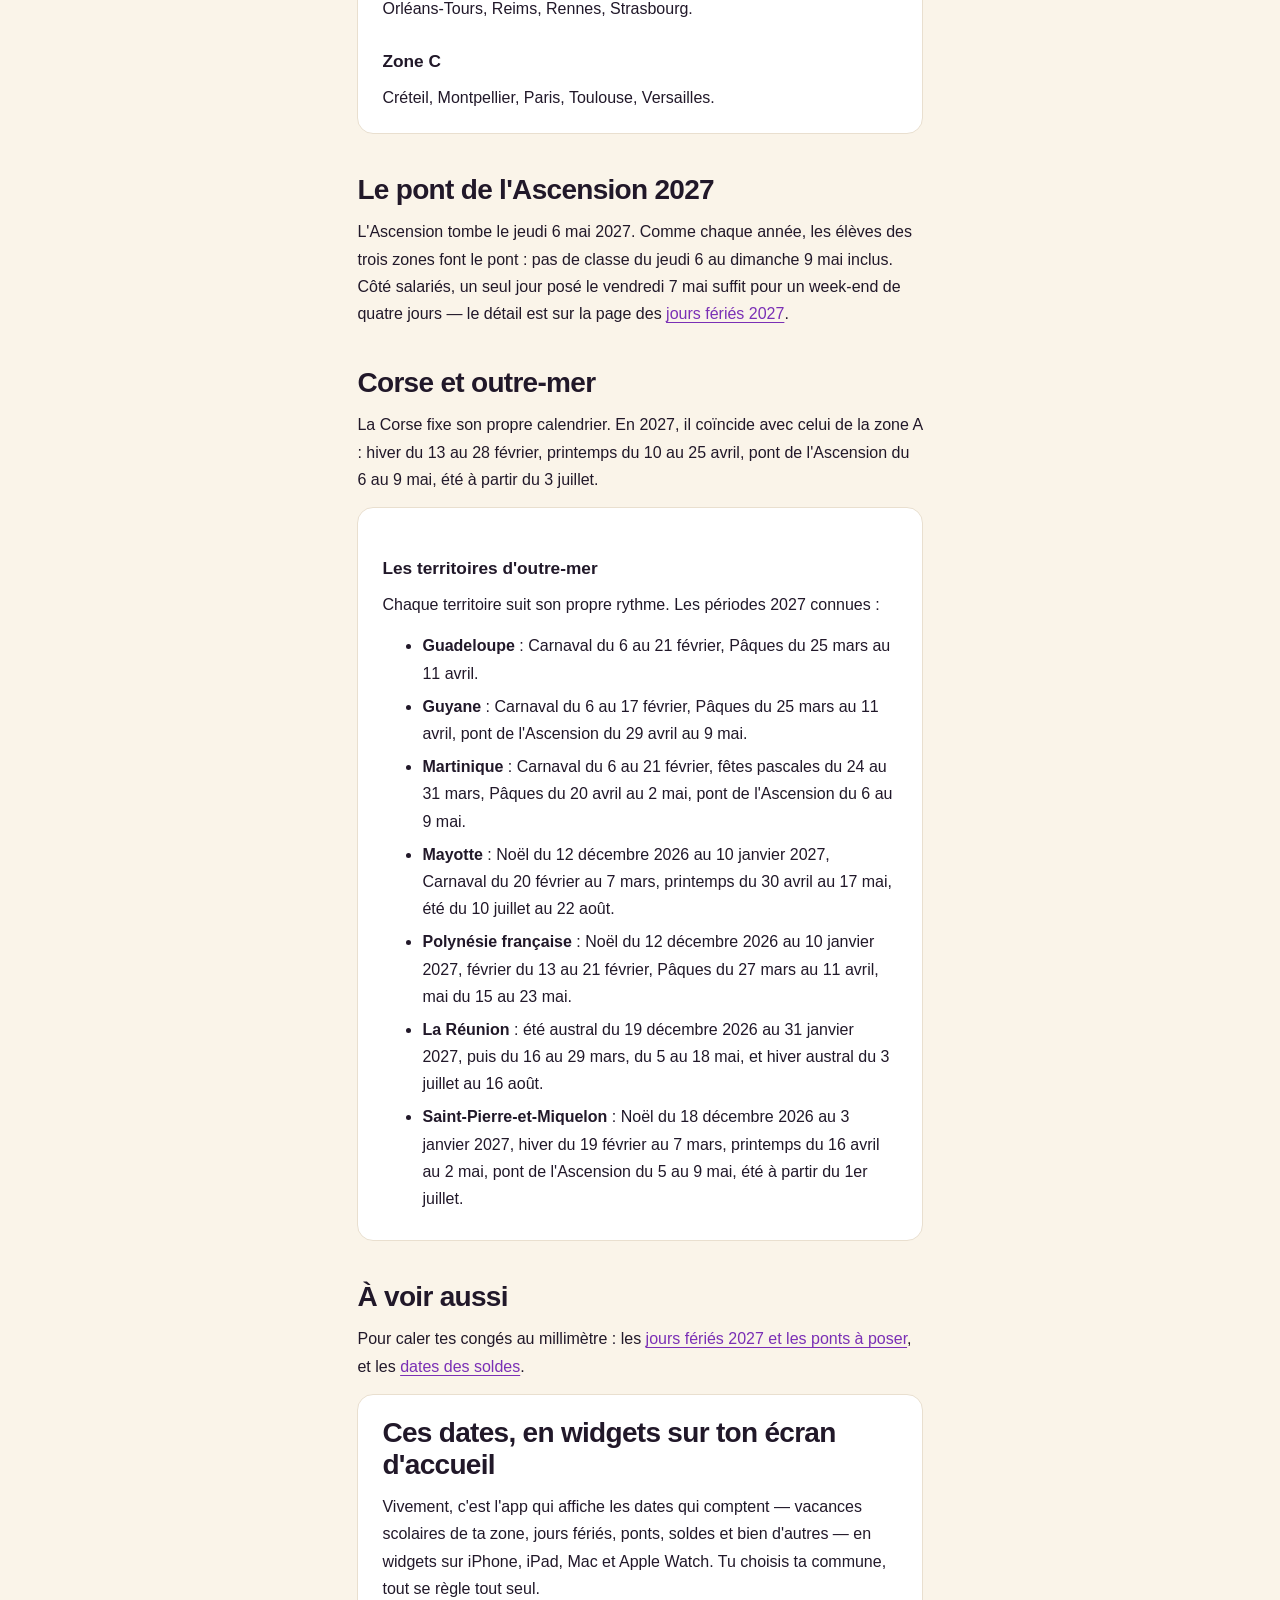
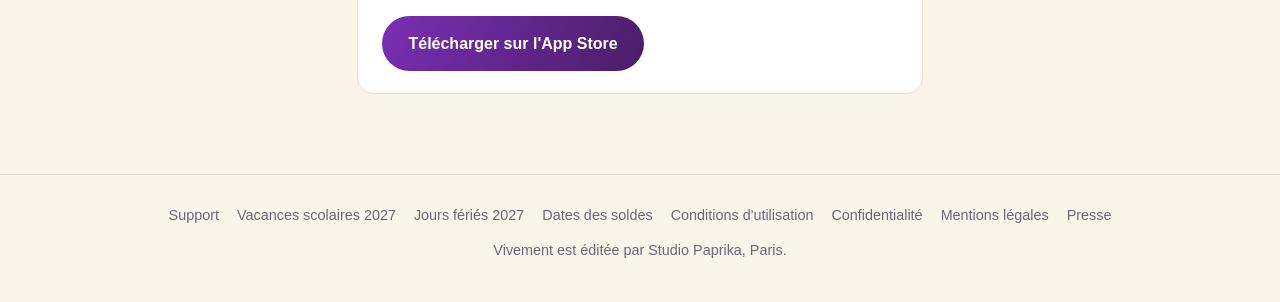
<file: vacances-scolaires-2027.html>
<!doctype html>
<html lang="fr">
<head>
<meta charset="utf-8">
<meta name="viewport" content="width=device-width, initial-scale=1">
<title>Vacances scolaires 2027 : le calendrier des zones A, B et C — Vivement</title>
<meta name="description" content="Toutes les dates des vacances scolaires 2027 par zone : hiver, printemps, pont de l'Ascension, été. Zones A, B et C avec leurs académies, Corse et outre-mer.">
<link rel="canonical" href="https://vivement.studiopaprika.fr/vacances-scolaires-2027.html">
<meta property="og:title" content="Vacances scolaires 2027 : le calendrier des zones A, B et C">
<meta property="og:description" content="Toutes les dates des vacances scolaires 2027 par zone : hiver, printemps, pont de l'Ascension, été. Avec les académies de chaque zone, la Corse et l'outre-mer.">
<meta property="og:image" content="https://vivement.studiopaprika.fr/assets/og.jpg">
<meta property="og:url" content="https://vivement.studiopaprika.fr/vacances-scolaires-2027.html">
<meta property="og:type" content="website">
<meta property="og:locale" content="fr_FR">
<link rel="icon" type="image/png" sizes="32x32" href="assets/icone-32.png">
<link rel="icon" type="image/png" sizes="16x16" href="assets/icone-16.png">
<link rel="apple-touch-icon" href="assets/icone-180.png">
<link rel="stylesheet" href="page.css">
</head>
<body>

<header class="haut">
  <a class="marque" href="index.html"><img src="assets/icone-64.png" width="26" height="26" alt="">Vivement</a>
  <nav>
    <a href="presse.html">Presse</a>
    <a href="support.html">Support</a>
  </nav>
</header>

<main>

  <span class="surtitre">Calendrier 2027</span>
  <h1>Vacances scolaires 2027 : le calendrier des zones A, B et C</h1>
  <p class="sous-titre">Toutes les dates officielles de l'année 2027, zone par zone, pour poser tes congés avant tout le monde.</p>

  <div class="carte">
    <h2>Les dates 2027 par zone</h2>
    <table>
      <tr><th>Période</th><th>Zone A</th><th>Zone B</th><th>Zone C</th></tr>
      <tr><td>Noël 2026-2027</td><td colspan="3">du samedi 19 décembre 2026 au dimanche 3 janvier 2027</td></tr>
      <tr><td>Hiver 2027</td><td>du 13 au 28 février</td><td>du 20 février au 7 mars</td><td>du 6 au 21 février</td></tr>
      <tr><td>Printemps 2027</td><td>du 10 au 25 avril</td><td>du 17 avril au 2 mai</td><td>du 3 au 18 avril</td></tr>
      <tr><td>Pont de l'Ascension</td><td colspan="3">du jeudi 6 au dimanche 9 mai</td></tr>
      <tr><td>Été 2027</td><td colspan="3">à partir du samedi 3 juillet</td></tr>
    </table>
    <p class="note">Les dates vont du premier au dernier jour de vacances inclus : la reprise des cours a lieu le lendemain de la date de fin.</p>
  </div>

  <div class="carte">
    <h2>Le calendrier 2027-2028 n'est pas encore publié</h2>
    <p>Les vacances de la Toussaint 2027, de Noël 2027 et toute l'année scolaire 2027-2028 ne sont pas encore fixées par le ministère de l'Éducation nationale. Dès leur publication officielle, cette page sera complétée — et les widgets de l'app se mettront à jour tout seuls.</p>
  </div>

  <h2>Les académies de chaque zone</h2>
  <p>Trois zones se partagent les vacances d'hiver et de printemps. Les autres périodes (Noël, Ascension, été) sont communes à toute la métropole.</p>
  <div class="carte">
    <h3>Zone A</h3>
    <p>Besançon, Bordeaux, Clermont-Ferrand, Dijon, Grenoble, Limoges, Lyon, Poitiers.</p>
    <h3>Zone B</h3>
    <p>Aix-Marseille, Amiens, Lille, Nancy-Metz, Nantes, Nice, Normandie, Orléans-Tours, Reims, Rennes, Strasbourg.</p>
    <h3>Zone C</h3>
    <p>Créteil, Montpellier, Paris, Toulouse, Versailles.</p>
  </div>

  <h2>Le pont de l'Ascension 2027</h2>
  <p>L'Ascension tombe le jeudi 6 mai 2027. Comme chaque année, les élèves des trois zones font le pont : pas de classe du jeudi 6 au dimanche 9 mai inclus. Côté salariés, un seul jour posé le vendredi 7 mai suffit pour un week-end de quatre jours — le détail est sur la page des <a href="jours-feries-2027.html">jours fériés 2027</a>.</p>

  <h2>Corse et outre-mer</h2>
  <p>La Corse fixe son propre calendrier. En 2027, il coïncide avec celui de la zone A : hiver du 13 au 28 février, printemps du 10 au 25 avril, pont de l'Ascension du 6 au 9 mai, été à partir du 3 juillet.</p>
  <div class="carte">
    <h3>Les territoires d'outre-mer</h3>
    <p>Chaque territoire suit son propre rythme. Les périodes 2027 connues :</p>
    <ul>
      <li><strong>Guadeloupe</strong> : Carnaval du 6 au 21 février, Pâques du 25 mars au 11 avril.</li>
      <li><strong>Guyane</strong> : Carnaval du 6 au 17 février, Pâques du 25 mars au 11 avril, pont de l'Ascension du 29 avril au 9 mai.</li>
      <li><strong>Martinique</strong> : Carnaval du 6 au 21 février, fêtes pascales du 24 au 31 mars, Pâques du 20 avril au 2 mai, pont de l'Ascension du 6 au 9 mai.</li>
      <li><strong>Mayotte</strong> : Noël du 12 décembre 2026 au 10 janvier 2027, Carnaval du 20 février au 7 mars, printemps du 30 avril au 17 mai, été du 10 juillet au 22 août.</li>
      <li><strong>Polynésie française</strong> : Noël du 12 décembre 2026 au 10 janvier 2027, février du 13 au 21 février, Pâques du 27 mars au 11 avril, mai du 15 au 23 mai.</li>
      <li><strong>La Réunion</strong> : été austral du 19 décembre 2026 au 31 janvier 2027, puis du 16 au 29 mars, du 5 au 18 mai, et hiver austral du 3 juillet au 16 août.</li>
      <li><strong>Saint-Pierre-et-Miquelon</strong> : Noël du 18 décembre 2026 au 3 janvier 2027, hiver du 19 février au 7 mars, printemps du 16 avril au 2 mai, pont de l'Ascension du 5 au 9 mai, été à partir du 1er juillet.</li>
    </ul>
  </div>

  <h2>À voir aussi</h2>
  <p>Pour caler tes congés au millimètre : les <a href="jours-feries-2027.html">jours fériés 2027 et les ponts à poser</a>, et les <a href="dates-des-soldes.html">dates des soldes</a>.</p>

  <div class="carte">
    <h2>Ces dates, en widgets sur ton écran d'accueil</h2>
    <p>Vivement, c'est l'app qui affiche les dates qui comptent — vacances scolaires de ta zone, jours fériés, ponts, soldes et bien d'autres — en widgets sur iPhone, iPad, Mac et Apple Watch. Tu choisis ta commune, tout se règle tout seul.</p>
    <p><a class="bouton" href="https://apps.apple.com/fr/app/id6818991123">Télécharger sur l'App Store</a></p>
  </div>

</main>

<footer class="site">
  <nav>
    <a href="support.html">Support</a>
    <a href="vacances-scolaires-2027.html">Vacances scolaires 2027</a>
    <a href="jours-feries-2027.html">Jours fériés 2027</a>
    <a href="dates-des-soldes.html">Dates des soldes</a>
    <a href="cgu.html">Conditions d'utilisation</a>
    <a href="confidentialite.html">Confidentialité</a>
    <a href="mentions-legales.html">Mentions légales</a>
    <a href="presse.html">Presse</a>
  </nav>
  <p>Vivement est éditée par Studio Paprika, Paris.</p>
</footer>

</body>
</html>
</file>
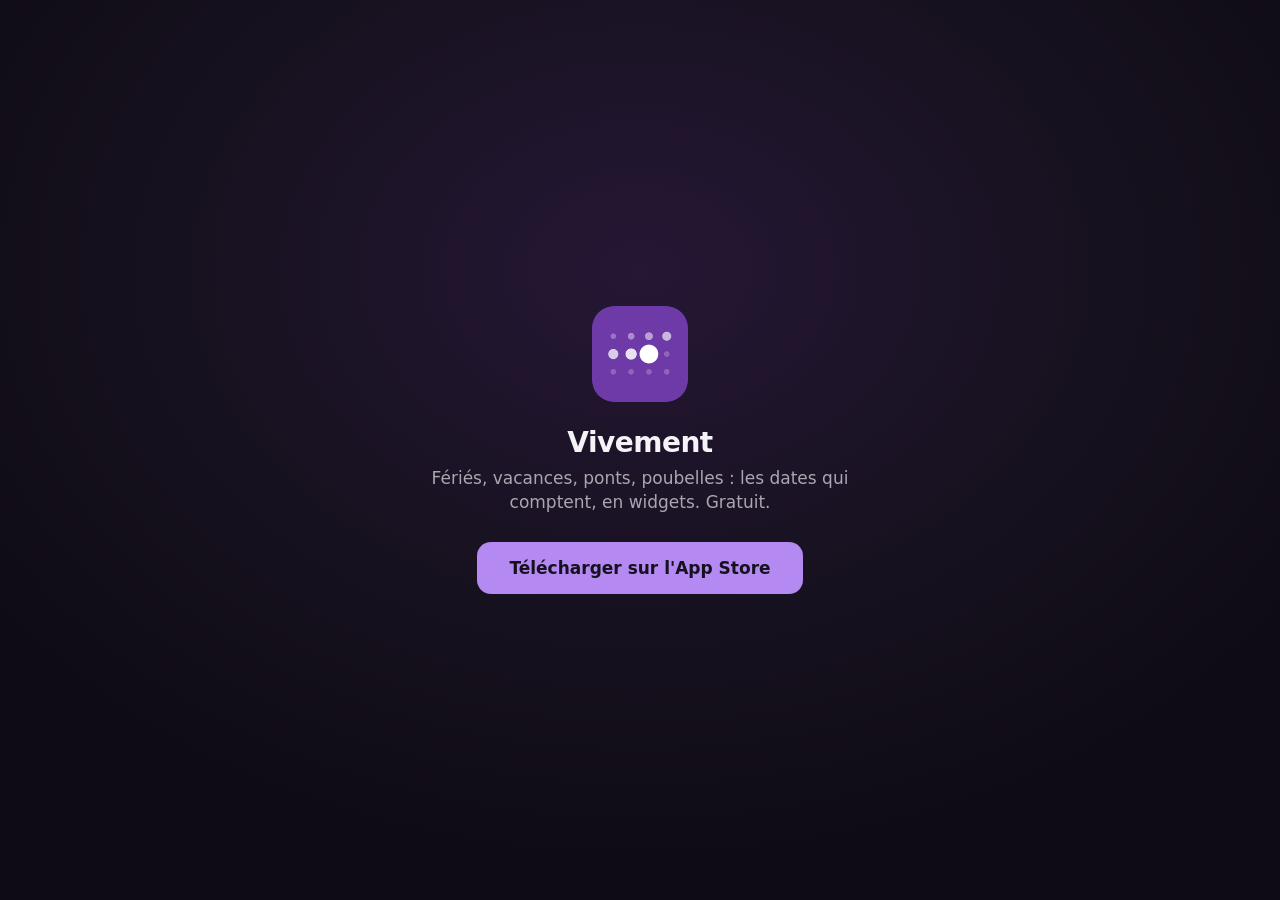
<file: go/meta-compose.html>
<!doctype html>
<html lang="fr">
<head>
<meta charset="utf-8">
<meta name="viewport" content="width=device-width, initial-scale=1">
<title>Vivement — Les dates qui comptent, en widgets</title>
<meta name="robots" content="noindex">
<style>
body{margin:0;min-height:100vh;display:flex;align-items:center;justify-content:center;background:radial-gradient(800px 600px at 50% 30%,#251735 0%,#16111E 60%,#0F0B15 100%);font-family:-apple-system,system-ui,sans-serif;color:#F5F3F7;text-align:center}
main{padding:32px;max-width:420px}
img{width:96px;height:96px;border-radius:22px;margin-bottom:20px}
h1{font-size:28px;margin:0 0 8px;letter-spacing:-0.5px}
p{margin:0 0 28px;color:rgba(245,243,247,.66);font-size:17px;line-height:1.4}
a.btn{display:inline-block;background:#B48AF2;color:#16111E;font-weight:700;font-size:17px;padding:16px 32px;border-radius:14px;text-decoration:none}
</style>
</head>
<body>
<main>
<img src="/assets/icone-180.png" alt="Vivement" onerror="this.style.display='none'">
<h1>Vivement</h1>
<p>Fériés, vacances, ponts, poubelles : les dates qui comptent, en widgets. Gratuit.</p>
<a class="btn" href="https://apps.apple.com/app/apple-store/id6818991123?pt=128895517&ct=meta-compose&mt=8">Télécharger sur l'App Store</a>
</main>
</body>
</html>
</file>
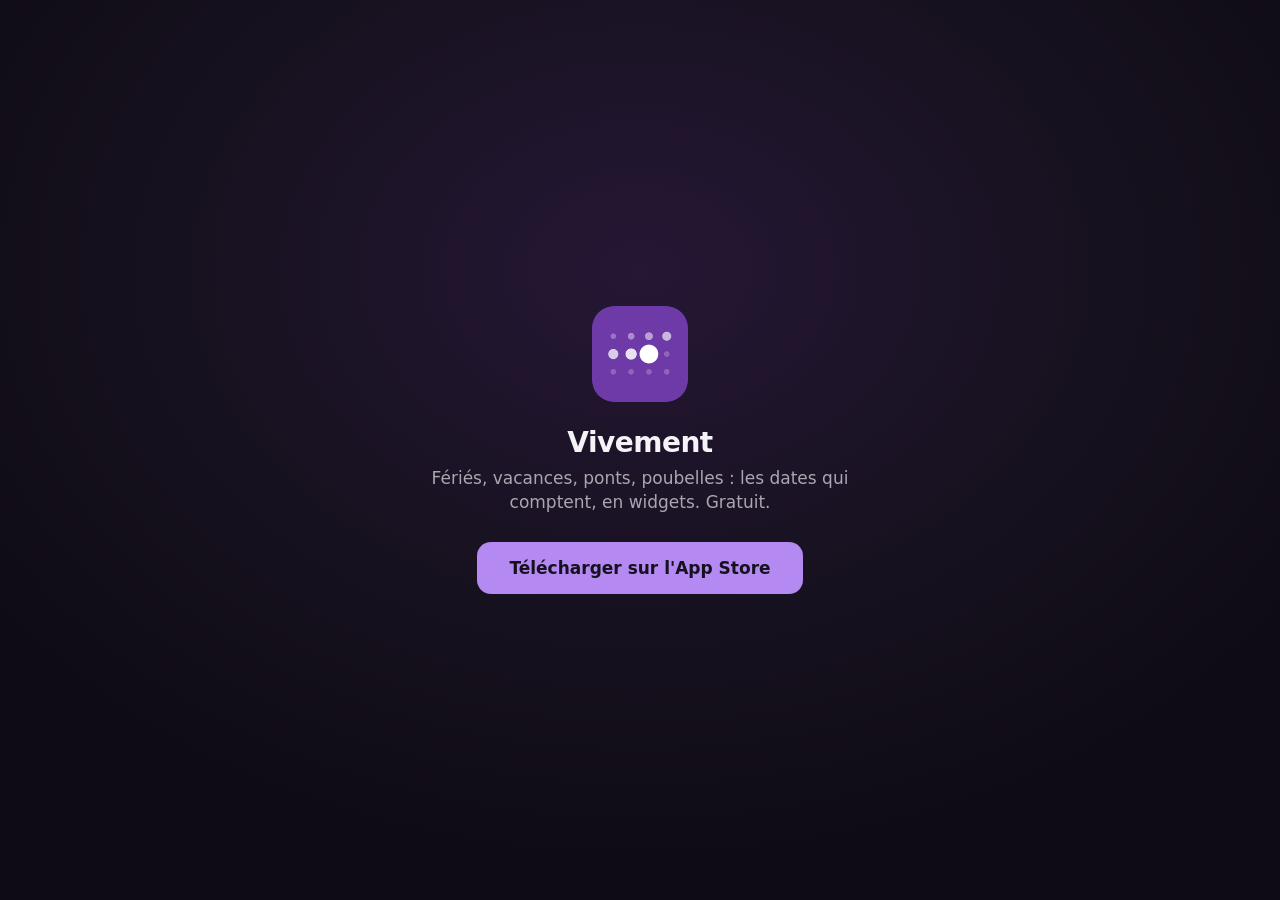
<file: go/meta-ponts.html>
<!doctype html>
<html lang="fr">
<head>
<meta charset="utf-8">
<meta name="viewport" content="width=device-width, initial-scale=1">
<title>Vivement — Les dates qui comptent, en widgets</title>
<meta name="robots" content="noindex">
<style>
body{margin:0;min-height:100vh;display:flex;align-items:center;justify-content:center;background:radial-gradient(800px 600px at 50% 30%,#251735 0%,#16111E 60%,#0F0B15 100%);font-family:-apple-system,system-ui,sans-serif;color:#F5F3F7;text-align:center}
main{padding:32px;max-width:420px}
img{width:96px;height:96px;border-radius:22px;margin-bottom:20px}
h1{font-size:28px;margin:0 0 8px;letter-spacing:-0.5px}
p{margin:0 0 28px;color:rgba(245,243,247,.66);font-size:17px;line-height:1.4}
a.btn{display:inline-block;background:#B48AF2;color:#16111E;font-weight:700;font-size:17px;padding:16px 32px;border-radius:14px;text-decoration:none}
</style>
</head>
<body>
<main>
<img src="/assets/icone-180.png" alt="Vivement" onerror="this.style.display='none'">
<h1>Vivement</h1>
<p>Fériés, vacances, ponts, poubelles : les dates qui comptent, en widgets. Gratuit.</p>
<a class="btn" href="https://apps.apple.com/app/apple-store/id6818991123?pt=128895517&ct=meta-ponts&mt=8">Télécharger sur l'App Store</a>
</main>
</body>
</html>
</file>
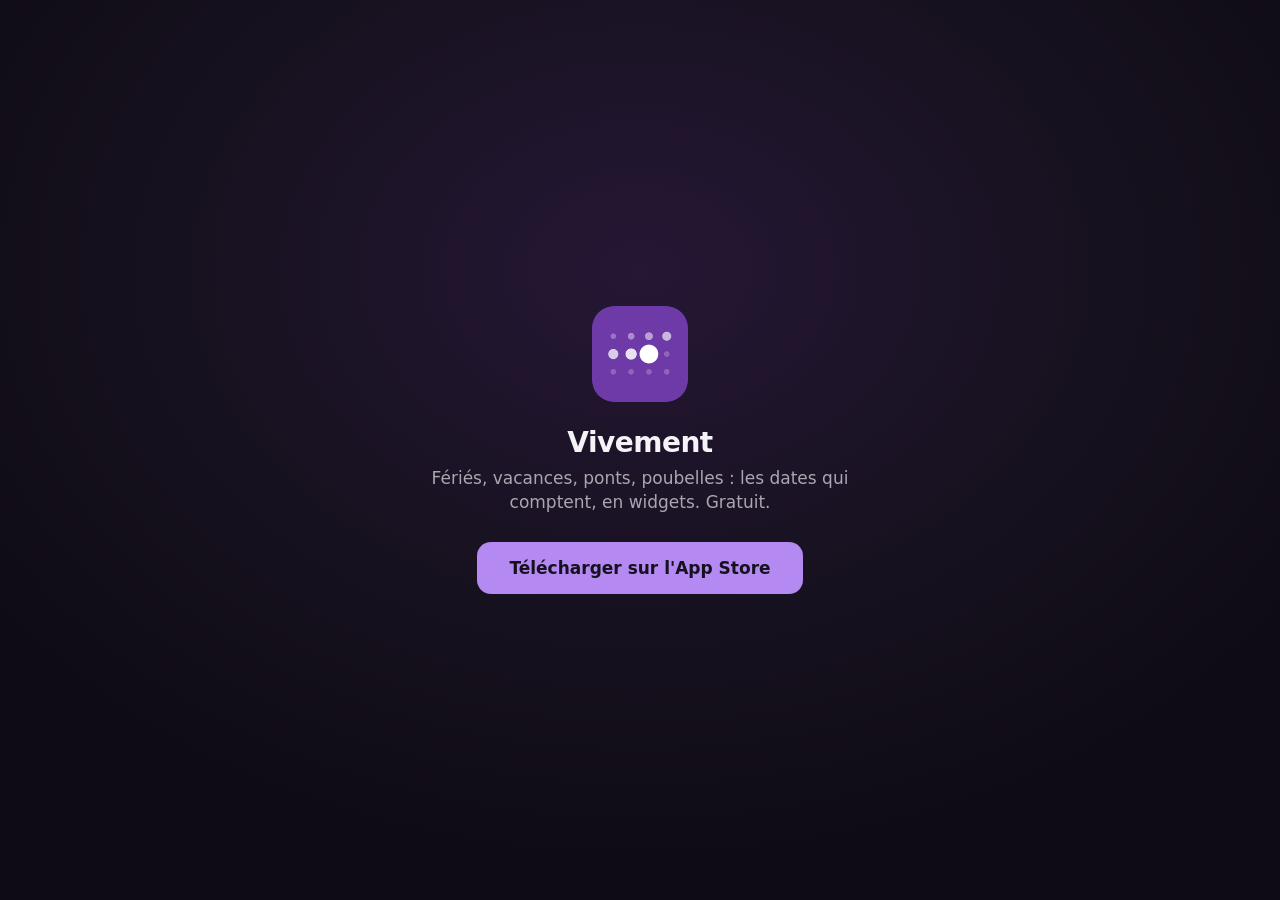
<file: go/meta-poubelles.html>
<!doctype html>
<html lang="fr">
<head>
<meta charset="utf-8">
<meta name="viewport" content="width=device-width, initial-scale=1">
<title>Vivement — Les dates qui comptent, en widgets</title>
<meta name="robots" content="noindex">
<style>
body{margin:0;min-height:100vh;display:flex;align-items:center;justify-content:center;background:radial-gradient(800px 600px at 50% 30%,#251735 0%,#16111E 60%,#0F0B15 100%);font-family:-apple-system,system-ui,sans-serif;color:#F5F3F7;text-align:center}
main{padding:32px;max-width:420px}
img{width:96px;height:96px;border-radius:22px;margin-bottom:20px}
h1{font-size:28px;margin:0 0 8px;letter-spacing:-0.5px}
p{margin:0 0 28px;color:rgba(245,243,247,.66);font-size:17px;line-height:1.4}
a.btn{display:inline-block;background:#B48AF2;color:#16111E;font-weight:700;font-size:17px;padding:16px 32px;border-radius:14px;text-decoration:none}
</style>
</head>
<body>
<main>
<img src="/assets/icone-180.png" alt="Vivement" onerror="this.style.display='none'">
<h1>Vivement</h1>
<p>Fériés, vacances, ponts, poubelles : les dates qui comptent, en widgets. Gratuit.</p>
<a class="btn" href="https://apps.apple.com/app/apple-store/id6818991123?pt=128895517&ct=meta-poubelles&mt=8">Télécharger sur l'App Store</a>
</main>
</body>
</html>
</file>
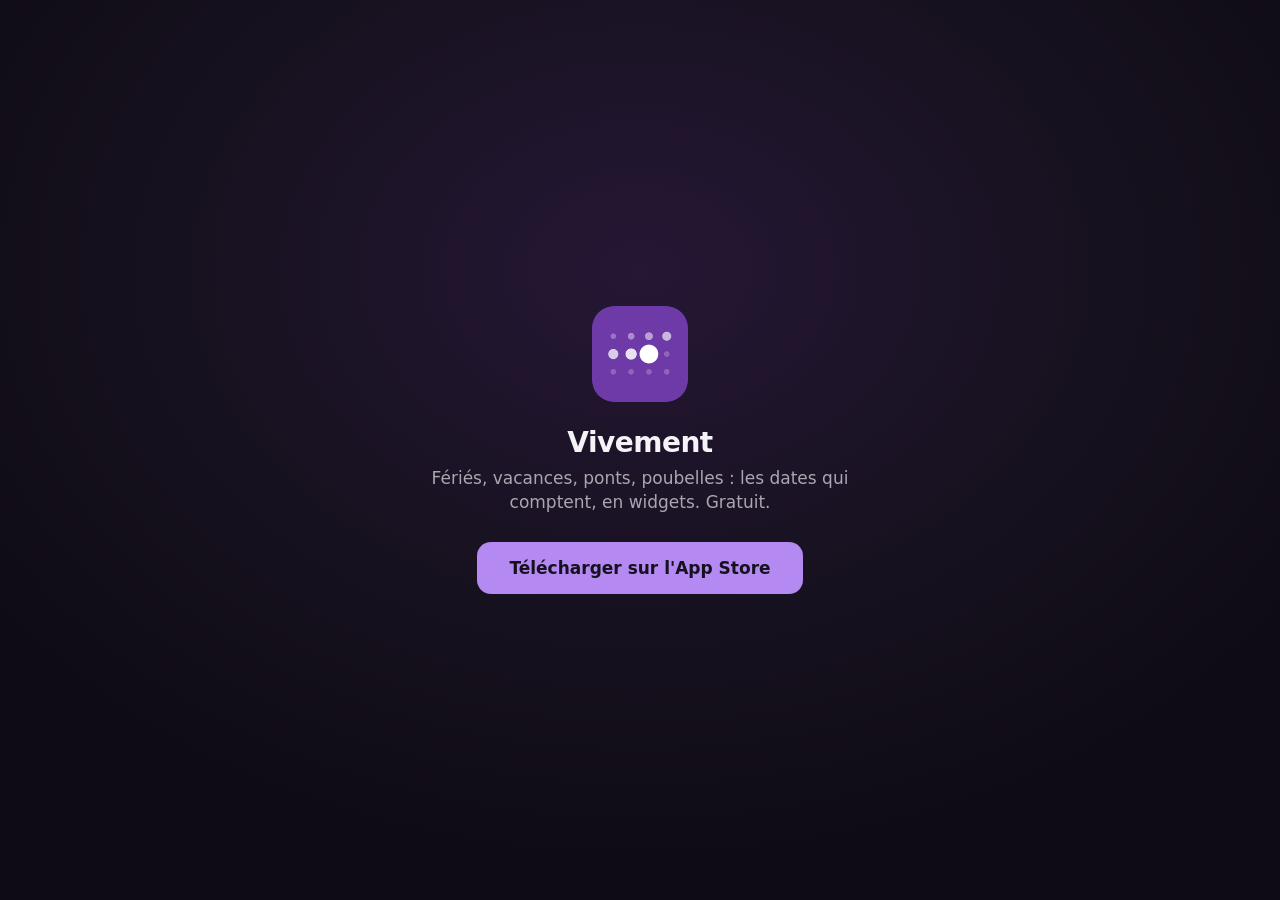
<file: go/meta-vacances.html>
<!doctype html>
<html lang="fr">
<head>
<meta charset="utf-8">
<meta name="viewport" content="width=device-width, initial-scale=1">
<title>Vivement — Les dates qui comptent, en widgets</title>
<meta name="robots" content="noindex">
<style>
body{margin:0;min-height:100vh;display:flex;align-items:center;justify-content:center;background:radial-gradient(800px 600px at 50% 30%,#251735 0%,#16111E 60%,#0F0B15 100%);font-family:-apple-system,system-ui,sans-serif;color:#F5F3F7;text-align:center}
main{padding:32px;max-width:420px}
img{width:96px;height:96px;border-radius:22px;margin-bottom:20px}
h1{font-size:28px;margin:0 0 8px;letter-spacing:-0.5px}
p{margin:0 0 28px;color:rgba(245,243,247,.66);font-size:17px;line-height:1.4}
a.btn{display:inline-block;background:#B48AF2;color:#16111E;font-weight:700;font-size:17px;padding:16px 32px;border-radius:14px;text-decoration:none}
</style>
</head>
<body>
<main>
<img src="/assets/icone-180.png" alt="Vivement" onerror="this.style.display='none'">
<h1>Vivement</h1>
<p>Fériés, vacances, ponts, poubelles : les dates qui comptent, en widgets. Gratuit.</p>
<a class="btn" href="https://apps.apple.com/app/apple-store/id6818991123?pt=128895517&ct=meta-vacances&mt=8">Télécharger sur l'App Store</a>
</main>
</body>
</html>
</file>
<file: home.css>
/* Vivement — home immersive (index.html). Pages-affiches : fond plein par section,
   typo système poussée à fond, numéros géants en pseudo-éléments (HTML inchangé). */

:root {
  --prune: #4A1D66;
  --accent: #7A2FB5;
  --accent-doux: #F3EAFB;
  --fond: #FAF4E9;          /* crème : base du hero et de la section finale */
  --carte: #FFFFFF;
  --texte: #211829;
  --texte2: #6F6678;
  --bordure: #E9DFCF;

  /* Palette des 8 accents de l'app (DESIGN.md) — pour l'UI (nav, boutons) */
  --bleuet: #3560B0;
  --sarcelle: #10707A;
  --foret: #2F6B3C;
  --framboise: #AD2E66;
  --encre: #3C3B42;
  --ocre: #8C5A10;
  --brique: #AD3D2B;

  /* Texte posé sur les affiches */
  --creme-affiche: #FFFBF2;
}

@media (prefers-color-scheme: dark) {
  :root {
    --prune: #D9BCF2;
    --accent: #C79BF0;
    --accent-doux: #2A1D38;
    --fond: #15101D;        /* nuit : hero et finale sombres, la Lune reste plus noire */
    --carte: #1D1526;
    --texte: #F3EEF8;
    --texte2: #A79DB3;
    --bordure: #2E2340;
  }
}

* { box-sizing: border-box; }

html {
  scroll-snap-type: y proximity;
}

@media (prefers-reduced-motion: no-preference) {
  html { scroll-behavior: smooth; }
}

@media (min-width: 720px) and (min-height: 620px) {
  html { scroll-snap-type: y mandatory; }
}

body {
  margin: 0;
  background: var(--fond);
  color: var(--texte);
  font-family: -apple-system, BlinkMacSystemFont, "SF Pro Display", "SF Pro Text", "Segoe UI", Roboto, sans-serif;
  line-height: 1.6;
  -webkit-font-smoothing: antialiased;
}

img { max-width: 100%; height: auto; }

/* ---- En-tête fixe ---- */

header.haut {
  position: fixed;
  top: 0;
  left: 0;
  right: 0;
  z-index: 20;
  display: flex;
  align-items: center;
  justify-content: space-between;
  gap: 16px;
  padding: 14px 20px;
  background: color-mix(in srgb, var(--fond) 70%, transparent);
  -webkit-backdrop-filter: blur(14px);
  backdrop-filter: blur(14px);
}

.marque {
  display: inline-flex;
  align-items: center;
  gap: 0.45em;
  font-weight: 800;
  font-size: 1.15rem;
  letter-spacing: -0.02em;
  text-decoration: none;
  color: var(--prune);
}

.marque img { display: block; }

header.haut nav { display: flex; gap: 18px; }

header.haut nav a {
  color: var(--texte2);
  text-decoration: none;
  font-size: 0.95rem;
  font-weight: 600;
}

header.haut nav a:hover { color: var(--accent); }

/* ---- Nav latérale (points) ----
   La page est surtout faite d'affiches colorées : points blancs avec liseré sombre,
   lisibles sur fond plein comme sur crème. */

.points {
  position: fixed;
  right: 18px;
  top: 50%;
  transform: translateY(-50%);
  z-index: 20;
  display: none;
  flex-direction: column;
  gap: 14px;
  margin: 0;
  padding: 0;
}

@media (min-width: 900px) {
  .points { display: flex; }
}

.points a {
  display: block;
  width: 10px;
  height: 10px;
  border-radius: 50%;
  background: #FFFFFF;
  box-shadow: 0 0 0 1.5px rgba(20, 12, 28, 0.35);
  opacity: 0.45;
  transition: opacity 0.25s ease, transform 0.25s ease;
}

.points a:hover { opacity: 0.8; }

.points a.actif {
  opacity: 1;
  transform: scale(1.4);
}

@media (prefers-reduced-motion: reduce) {
  .points a { transition: none; }
}

/* ---- Sections plein écran ---- */

.panneau {
  min-height: 100svh;
  scroll-snap-align: start;
  overflow: hidden; /* le numéro géant ne doit pas déborder sur la section voisine */
  position: relative;
  z-index: 0; /* stacking context : le numéro en z-index négatif reste devant le fond */
  display: flex;
  align-items: center;
  justify-content: center;
  padding: 84px 20px 48px;
  background: var(--fond);
}

.panneau-contenu {
  width: 100%;
  max-width: 1100px;
  display: grid;
  gap: 24px;
  align-items: center;
  justify-items: center;
  text-align: center;
}

.surtitre {
  display: block;
  font-size: 0.82rem;
  font-weight: 700;
  letter-spacing: 0.32em;
  text-transform: uppercase;
  color: var(--acc, var(--accent));
  margin: 0 0 14px;
}

.panneau h2 {
  font-size: clamp(3rem, 9vw, 8rem);
  font-weight: 800;
  letter-spacing: -0.045em;
  line-height: 0.98;
  text-wrap: balance;
  margin: 0 0 18px;
}

.panneau-texte {
  position: relative;
}

.panneau-texte p {
  font-size: clamp(1.05rem, 2.4vw, 1.25rem);
  color: var(--texte2);
  margin: 0 auto;
  max-width: 32em;
}

/* Numéro de section géant, façon magazine, derrière le titre.
   Pseudo-élément : aucune modification du HTML, alt vide pour les lecteurs d'écran. */

.panneau-texte::before {
  position: absolute;
  left: 50%;
  top: -0.42em;
  transform: translateX(-50%);
  z-index: -1;
  font-size: clamp(9rem, 28vw, 20rem);
  font-weight: 800;
  line-height: 1;
  letter-spacing: -0.04em;
  color: rgba(255, 255, 255, 0.11);
  pointer-events: none;
}

#feries    .panneau-texte::before { content: "01" / ""; }
#vacances  .panneau-texte::before { content: "02" / ""; }
#poubelles .panneau-texte::before { content: "03" / ""; }
#rebours   .panneau-texte::before { content: "04" / ""; }
#lune      .panneau-texte::before { content: "05" / ""; }
#saison    .panneau-texte::before { content: "06" / ""; }
#soldes    .panneau-texte::before { content: "07" / ""; }

/* ---- Visuels : widget posé sur l'affiche ---- */

.panneau-visuel img {
  display: block;
  width: 100%;
  max-width: 320px;
  max-height: 40svh;
  object-fit: contain;
  filter: drop-shadow(0 30px 55px rgba(10, 6, 16, 0.4));
}

@media (min-width: 720px) {
  .panneau-contenu { gap: 36px; }
  .panneau-visuel img { max-width: 380px; max-height: 44svh; }
}

/* Très léger flottement du widget, lent, coupé en reduced-motion */
@media (prefers-reduced-motion: no-preference) {
  .teinte .panneau-visuel img,
  #lune .panneau-visuel img {
    animation: flotte 7s ease-in-out infinite alternate;
  }
  @keyframes flotte {
    from { transform: translateY(0); }
    to   { transform: translateY(-14px); }
  }
}

/* ---- Affiches : fond plein par section ----
   Couleurs fixes, identiques dans les deux schémas (le fond plein EST l'identité
   de la section). Contraste blanc vérifié >= 5.8:1 sur chaque fond (AA). */

.panneau.teinte {
  background: var(--affiche, var(--accent));
  color: var(--creme-affiche);
}

.panneau.teinte .surtitre { color: rgba(255, 255, 255, 0.85); }
.panneau.teinte h2 { color: var(--creme-affiche); }
.panneau.teinte .panneau-texte p { color: rgba(255, 255, 255, 0.92); }

#feries    { --affiche: #3560B0; }
#vacances  { --affiche: #10707A; }
#poubelles { --affiche: #2F6B3C; }
#rebours   { --affiche: #AD2E66; }
#saison    { --affiche: #8C5A10; }
#soldes    { --affiche: #AD3D2B; }

/* Lune : la section la plus sombre de la page, dans les deux schémas */
#lune {
  background: radial-gradient(ellipse 120% 80% at 50% 12%, #231E38 0%, #110F18 55%, #0B0A10 100%);
  color: var(--creme-affiche);
}

#lune .surtitre { color: rgba(255, 255, 255, 0.75); }
#lune .panneau-texte::before { color: rgba(255, 255, 255, 0.07); }
#lune .panneau-texte p { color: rgba(255, 255, 255, 0.85); }
#lune .panneau-visuel img { filter: drop-shadow(0 30px 60px rgba(0, 0, 0, 0.75)); }

/* ---- Hero ---- */

#accueil { position: relative; }

#accueil .panneau-contenu { gap: 18px; }

#accueil h1 {
  font-size: clamp(4rem, 15vw, 10.5rem);
  font-weight: 800;
  letter-spacing: -0.05em;
  line-height: 0.95;
  margin: 0 0 8px;
  background: linear-gradient(120deg, var(--accent), var(--prune));
  -webkit-background-clip: text;
  background-clip: text;
  color: transparent;
}

#accueil .accroche {
  font-size: clamp(1.25rem, 4vw, 1.7rem);
  font-weight: 700;
  letter-spacing: -0.01em;
  color: var(--texte);
  margin: 0 0 6px;
}

#accueil .plateformes {
  color: var(--texte2);
  font-size: 1rem;
  margin: 0 0 22px;
}

#accueil .panneau-visuel img {
  max-height: 42svh;
  filter: drop-shadow(0 26px 50px rgba(74, 29, 102, 0.3));
}

@media (min-width: 720px) {
  #accueil .panneau-visuel img { max-height: 50svh; max-width: 320px; }
}

@media (prefers-color-scheme: dark) {
  #accueil .panneau-visuel img { filter: drop-shadow(0 26px 50px rgba(0, 0, 0, 0.6)); }
}

.bouton {
  display: inline-block;
  background: linear-gradient(120deg, var(--accent), var(--prune));
  color: #fff;
  text-decoration: none;
  font-weight: 700;
  padding: 14px 26px;
  border-radius: 999px;
}

@media (prefers-color-scheme: dark) {
  .bouton { color: #1A1022; }
}

.bouton.grand {
  font-size: 1.1rem;
  padding: 17px 34px;
}

/* Chevron de scroll */

.chevron {
  position: absolute;
  bottom: 22px;
  left: 50%;
  transform: translateX(-50%);
  width: 40px;
  height: 40px;
  display: flex;
  align-items: center;
  justify-content: center;
  color: var(--texte2);
  text-decoration: none;
}

.chevron::before {
  content: "";
  width: 12px;
  height: 12px;
  border-right: 2.5px solid currentColor;
  border-bottom: 2.5px solid currentColor;
  transform: rotate(45deg);
}

@media (prefers-reduced-motion: no-preference) {
  .chevron { animation: plonge 2.2s ease-in-out infinite; }
  @keyframes plonge {
    0%, 100% { transform: translateX(-50%) translateY(0); }
    50% { transform: translateX(-50%) translateY(8px); }
  }
}

/* ---- Grille des 12 autres modules : affiche violette, cartes en verre ---- */

#modules {
  background: #7A2FB5;
  color: var(--creme-affiche);
}

#modules .panneau-contenu { display: block; text-align: center; }

#modules h2 {
  font-size: clamp(2.6rem, 7vw, 5.5rem);
  margin-bottom: 10px;
  color: var(--creme-affiche);
}

#modules .section-intro {
  color: rgba(255, 255, 255, 0.88);
  font-size: clamp(1.02rem, 2.4vw, 1.2rem);
  margin: 0 0 30px;
}

.modules-grille {
  display: grid;
  grid-template-columns: repeat(auto-fill, minmax(150px, 1fr));
  gap: 10px;
  margin: 0;
  padding: 0;
  list-style: none;
}

.modules-grille li {
  background: rgba(255, 255, 255, 0.12);
  border: 1px solid rgba(255, 255, 255, 0.18);
  border-radius: 14px;
  padding: 14px 12px;
  font-size: 0.92rem;
  font-weight: 600;
  color: var(--creme-affiche);
  display: flex;
  flex-direction: column;
  align-items: center;
  justify-content: center;
  gap: 6px;
  min-height: 78px;
  line-height: 1.3;
  text-align: center;
}

.modules-grille .picto { font-size: 1.4rem; line-height: 1; }

/* ---- Section finale : retour au crème, typo énorme ---- */

#telecharger {
  flex-direction: column;
  justify-content: space-between;
  padding-bottom: 0;
  gap: 32px;
}

#telecharger .panneau-contenu {
  flex: 1;
  display: flex;
  flex-direction: column;
  align-items: center;
  justify-content: center;
  gap: 16px;
}

#telecharger h2 {
  font-size: clamp(3rem, 8.5vw, 7rem);
  background: linear-gradient(120deg, var(--accent), var(--prune));
  -webkit-background-clip: text;
  background-clip: text;
  color: transparent;
}

#telecharger .plateformes {
  font-size: clamp(1.05rem, 3vw, 1.3rem);
  font-weight: 600;
  color: var(--texte);
  margin: 0 auto;
}

#telecharger .conditions {
  color: var(--texte2);
  margin: 0 auto 14px;
  max-width: 34em;
}

.etiquette {
  display: inline-block;
  background: var(--accent-doux);
  color: var(--prune);
  font-size: 0.9rem;
  font-weight: 700;
  padding: 7px 15px;
  border-radius: 999px;
  margin-top: 18px;
}

/* ---- Pied de page ---- */

footer.site {
  width: 100%;
  border-top: 1px solid var(--bordure);
  padding: 28px 20px 40px;
  text-align: center;
  color: var(--texte2);
  font-size: 0.9rem;
}

footer.site nav {
  display: flex;
  flex-wrap: wrap;
  justify-content: center;
  gap: 6px 18px;
  margin-bottom: 10px;
}

footer.site a { color: var(--texte2); text-decoration: none; }
footer.site a:hover { color: var(--accent); }
footer.site p { margin: 0; }

/* ---- Animations d'entrée ----
   Masquées seulement si le JS tourne (classe js sur <html>) et sans reduced-motion. */

.js .reveal {
  opacity: 0;
  transform: translateY(40px);
  transition: opacity 0.6s ease, transform 0.6s ease;
}

.js .reveal.visible {
  opacity: 1;
  transform: none;
}

@media (prefers-reduced-motion: reduce) {
  .js .reveal {
    opacity: 1;
    transform: none;
    transition: none;
  }
}


/* ---- Hero en deux colonnes sur grand écran : texte à gauche, widget à droite ---- */
@media (min-width: 900px) {
  #accueil .panneau-contenu {
    grid-template-columns: 1.05fr 0.95fr;
    justify-items: center;
    text-align: center;
    gap: 56px;
  }
  #accueil .panneau-visuel { justify-self: center; }
  #accueil .panneau-visuel img {
    max-height: 62svh;
    max-width: 400px;
  }
}

/* ---- Lien discret vers les pages calendrier ---- */

#telecharger .reperes {
  margin-top: 18px;
  font-size: 0.9rem;
  color: var(--texte2);
}

#telecharger .reperes a {
  color: inherit;
  text-decoration: underline;
  text-underline-offset: 3px;
}

#telecharger .reperes a:hover { color: var(--accent); }
</file>
<file: page.css>
/* Vivement — pages secondaires (support, cgu, confidentialité, mentions, presse).
   Même DA que la home immersive (home.css) en version lecture : mêmes variables,
   même header/footer, typo affiche sur les titres, colonne confortable pour le corps. */

:root {
  --prune: #4A1D66;
  --accent: #7A2FB5;
  --accent-doux: #F3EAFB;
  --fond: #FAF4E9;
  --carte: #FFFFFF;
  --texte: #211829;
  --texte2: #6F6678;
  --bordure: #E9DFCF;

  /* Palette des 8 accents de l'app (DESIGN.md) */
  --bleuet: #3560B0;
  --sarcelle: #10707A;
  --foret: #2F6B3C;
  --framboise: #AD2E66;
  --encre: #3C3B42;
  --ocre: #8C5A10;
  --brique: #AD3D2B;
}

@media (prefers-color-scheme: dark) {
  :root {
    --prune: #D9BCF2;
    --accent: #C79BF0;
    --accent-doux: #2A1D38;
    --fond: #15101D;
    --carte: #1D1526;
    --texte: #F3EEF8;
    --texte2: #A79DB3;
    --bordure: #2E2340;
  }
}

* { box-sizing: border-box; }

body {
  margin: 0;
  background: var(--fond);
  color: var(--texte);
  font-family: -apple-system, BlinkMacSystemFont, "SF Pro Display", "SF Pro Text", "Segoe UI", Roboto, sans-serif;
  line-height: 1.7;
  -webkit-font-smoothing: antialiased;
}

img { max-width: 100%; height: auto; }

/* ---- En-tête fixe (identique à la home) ---- */

header.haut {
  position: fixed;
  top: 0;
  left: 0;
  right: 0;
  z-index: 20;
  display: flex;
  align-items: center;
  justify-content: space-between;
  gap: 16px;
  padding: 14px 20px;
  background: color-mix(in srgb, var(--fond) 70%, transparent);
  -webkit-backdrop-filter: blur(14px);
  backdrop-filter: blur(14px);
}

.marque {
  display: inline-flex;
  align-items: center;
  gap: 0.45em;
  font-weight: 800;
  font-size: 1.15rem;
  letter-spacing: -0.02em;
  text-decoration: none;
  color: var(--prune);
}

.marque img { display: block; }

header.haut nav { display: flex; gap: 18px; }

header.haut nav a {
  color: var(--texte2);
  text-decoration: none;
  font-size: 0.95rem;
  font-weight: 600;
}

header.haut nav a:hover { color: var(--accent); }

/* ---- Colonne de lecture ---- */

main {
  max-width: 68ch;
  margin: 0 auto;
  padding: 120px 20px 64px;
}

/* Presse : plus large pour les galeries, paragraphes quand même capés */
main.large { max-width: 1060px; }
main.large p, main.large li { max-width: 68ch; }

/* ---- Titres ---- */

.surtitre {
  display: block;
  font-size: 0.82rem;
  font-weight: 700;
  letter-spacing: 0.32em;
  text-transform: uppercase;
  color: var(--accent);
  margin: 0 0 12px;
}

h1 {
  font-size: clamp(2.2rem, 6vw, 4rem);
  font-weight: 800;
  letter-spacing: -0.04em;
  line-height: 1.02;
  text-wrap: balance;
  margin: 0 0 12px;
}

.sous-titre {
  font-size: clamp(1.05rem, 2.4vw, 1.2rem);
  color: var(--texte2);
  margin: 0 0 32px;
}

h2 {
  font-size: clamp(1.35rem, 3.4vw, 1.75rem);
  font-weight: 800;
  letter-spacing: -0.025em;
  line-height: 1.15;
  margin: 40px 0 12px;
}

h3 {
  font-size: 1.08rem;
  font-weight: 700;
  margin: 24px 0 8px;
}

p, ul, ol { margin: 0 0 14px; }
li { margin-bottom: 6px; }

main a {
  color: var(--accent);
  text-decoration: underline;
  text-underline-offset: 3px;
}

/* ---- Cartes ---- */

.carte {
  background: var(--carte);
  border: 1px solid var(--bordure);
  border-radius: 16px;
  padding: 22px 24px;
  margin: 0 0 16px;
}

.carte h2 { margin-top: 0; }
.carte > :last-child { margin-bottom: 0; }

/* ---- Tableaux de dates (pages calendrier) ---- */

table {
  width: 100%;
  border-collapse: collapse;
  margin: 0 0 14px;
  font-size: 0.95rem;
}

th, td {
  text-align: left;
  padding: 8px 10px;
  border-bottom: 1px solid var(--bordure);
  vertical-align: top;
}

th {
  color: var(--texte2);
  font-weight: 600;
  font-size: 0.82rem;
  text-transform: uppercase;
  letter-spacing: 0.06em;
}

tr:last-child td { border-bottom: none; }

.weekend { color: var(--texte2); font-style: italic; }

.note { font-size: 0.9rem; color: var(--texte2); }

@media (max-width: 480px) {
  table { font-size: 0.85rem; }
  th, td { padding: 6px 6px; }
}

/* ---- Bouton (repris de la home) ---- */

.bouton {
  display: inline-block;
  background: linear-gradient(120deg, var(--accent), var(--prune));
  color: #fff;
  text-decoration: none;
  font-weight: 700;
  padding: 14px 26px;
  border-radius: 999px;
}

@media (prefers-color-scheme: dark) {
  .bouton { color: #1A1022; }
}

/* ---- Galeries presse ---- */

.galerie-titre { margin-top: 28px; }

.galerie {
  display: grid;
  grid-template-columns: repeat(auto-fill, minmax(150px, 1fr));
  gap: 12px;
}

.galerie a { display: block; line-height: 0; }

.galerie img {
  border-radius: 12px;
  border: 1px solid var(--bordure);
  transition: transform 0.2s ease;
}

.galerie a:hover img { transform: scale(1.02); }

@media (prefers-reduced-motion: reduce) {
  .galerie img { transition: none; }
  .galerie a:hover img { transform: none; }
}

.galerie-icone { grid-template-columns: minmax(120px, 180px); }
.galerie-icone img { border-radius: 22%; border: none; }

.galerie-large { grid-template-columns: repeat(auto-fill, minmax(260px, 1fr)); }

/* ---- Pied de page (identique à la home) ---- */

footer.site {
  width: 100%;
  border-top: 1px solid var(--bordure);
  padding: 28px 20px 40px;
  text-align: center;
  color: var(--texte2);
  font-size: 0.9rem;
}

footer.site nav {
  display: flex;
  flex-wrap: wrap;
  justify-content: center;
  gap: 6px 18px;
  margin-bottom: 10px;
}

footer.site a { color: var(--texte2); text-decoration: none; }
footer.site a:hover { color: var(--accent); }
footer.site p { margin: 0; }
</file>
